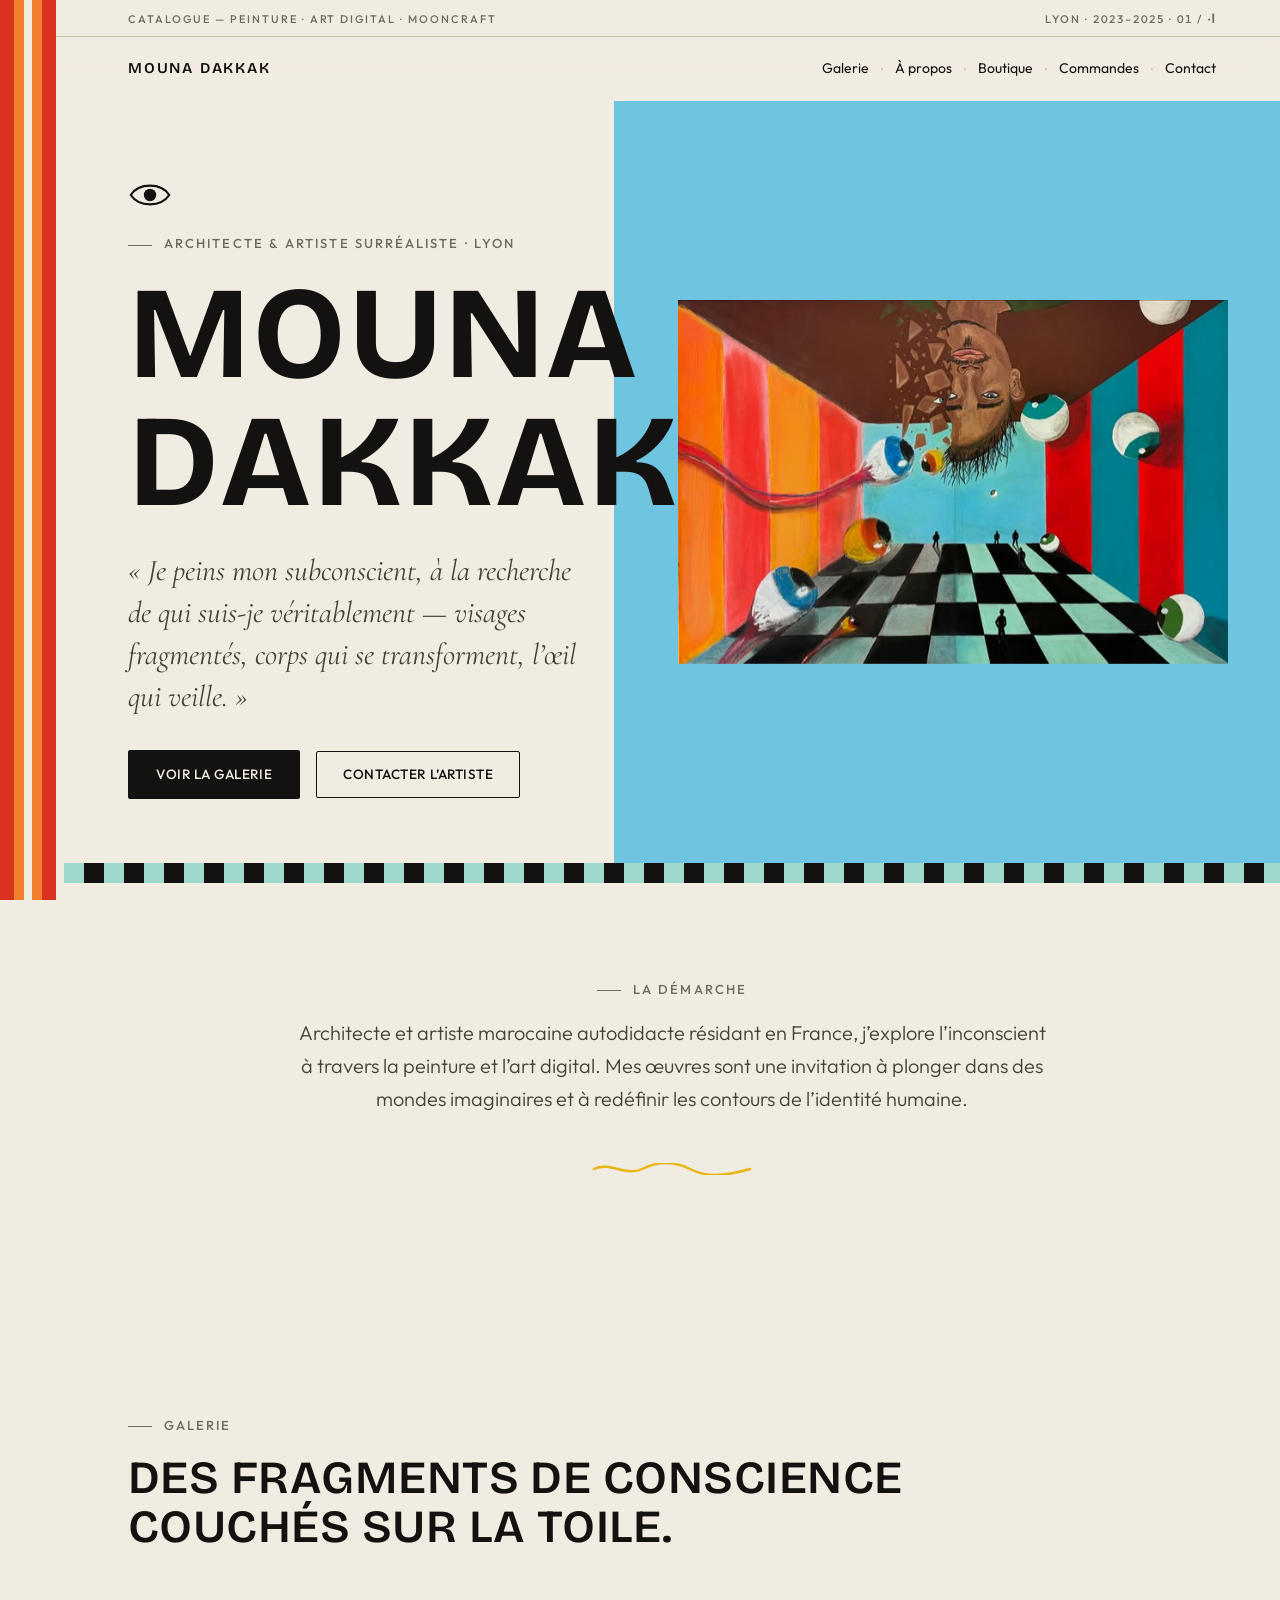
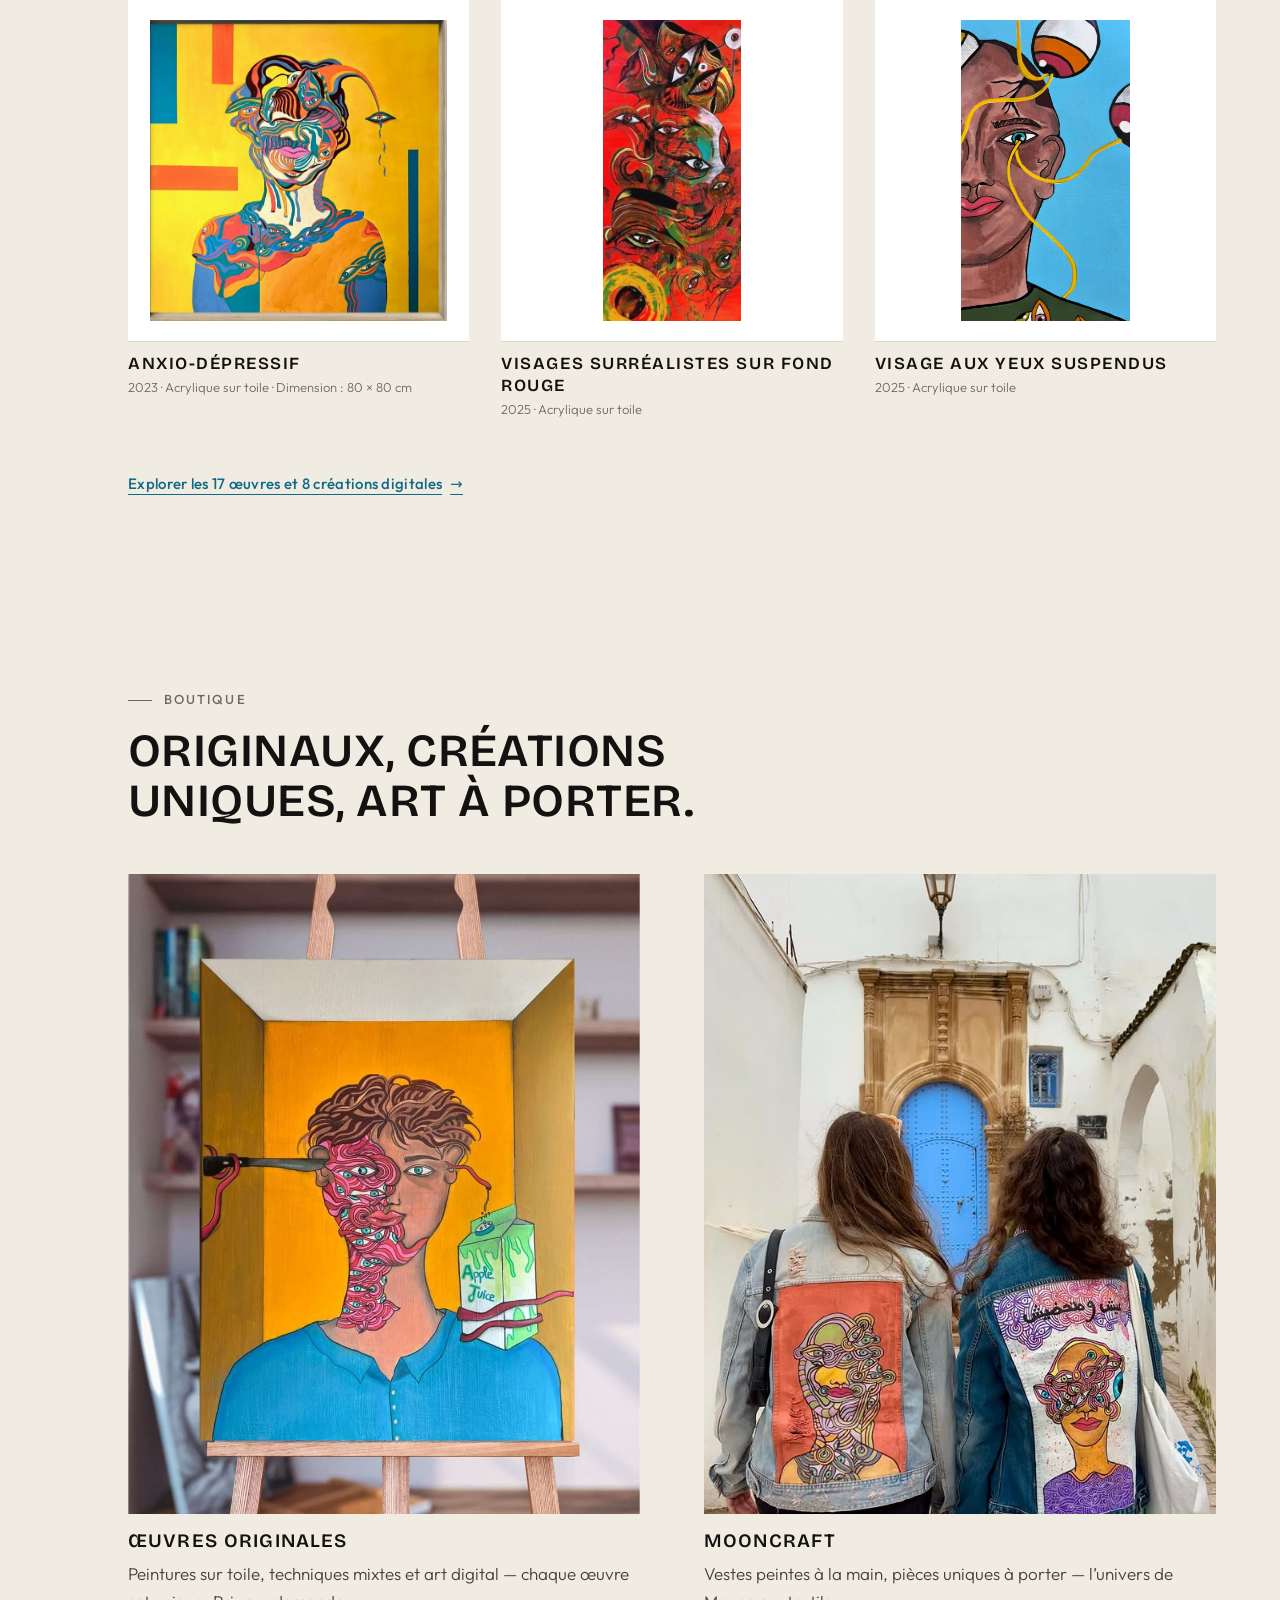
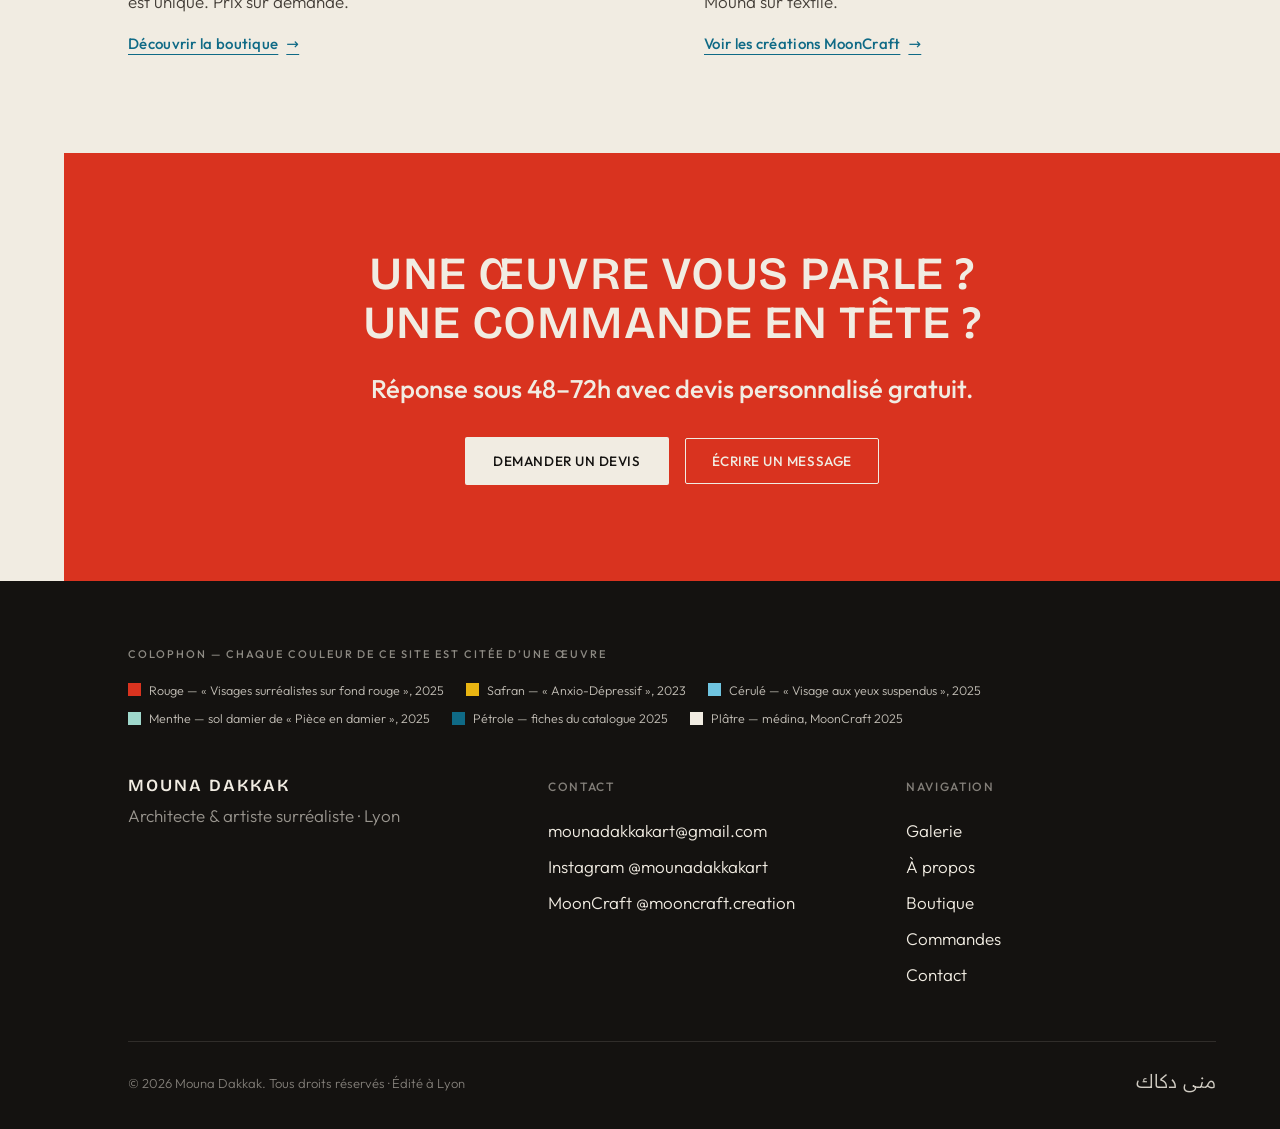
<file: index.html>
<!DOCTYPE html>
<html lang="fr" class="js">
<head>
  <meta charset="UTF-8">
  <meta name="viewport" content="width=device-width, initial-scale=1.0">
  <title>Mouna Dakkak — Artiste Surréaliste | Portfolio Officiel</title>
  <meta name="description" content="Mouna Dakkak, architecte et artiste peintre surréaliste marocaine basée à Lyon. Œuvres sur toile, art digital, vestes peintes MoonCraft.">
  <link rel="canonical" href="https://mounadakkak.art/">
  <meta property="og:title" content="Mouna Dakkak — Artiste Surréaliste | Portfolio Officiel">
  <meta property="og:description" content="Architecte et artiste surréaliste. Peintures, art digital, vestes peintes à la main.">
  <meta property="og:image" content="https://mounadakkak.art/assets/img/plates/anxio-depressif.jpg">
  <meta property="og:type" content="website">
  <meta name="twitter:card" content="summary_large_image">
  <link rel="preload" as="font" type="font/woff2" href="assets/fonts/bricolage-grotesque-latin-wght-normal.woff2" crossorigin>
  <link rel="preload" as="font" type="font/woff2" href="assets/fonts/outfit-normal.woff2" crossorigin>
  <link rel="icon" type="image/svg+xml" href="assets/img/favicon.svg">
  <link rel="stylesheet" href="assets/css/main.css">
  <script type="application/ld+json">
  {
    "@context": "https://schema.org",
    "@type": "Person",
    "name": "Mouna Dakkak",
    "alternateName": "منى دكاك",
    "jobTitle": "Architecte et artiste peintre surréaliste",
    "url": "https://mounadakkak.art",
    "email": "mounadakkakart@gmail.com",
    "image": "https://mounadakkak.art/assets/img/contexte/portrait-atelier.jpg",
    "sameAs": ["https://www.instagram.com/mounadakkakart/", "https://www.instagram.com/mooncraft.creation/"],
    "nationality": "Marocaine",
    "homeLocation": { "@type": "City", "name": "Lyon" }
  }
  </script>
</head>
<body class="a-rail">
  <a href="#main" class="skip-link">Aller au contenu principal</a>

  <div class="rail" aria-hidden="true"><i></i><i></i><i></i><i></i><i></i></div>
  <div class="rail--mobile" aria-hidden="true"><i></i><i></i><i></i><i></i><i></i></div>

  <div class="filet-courant">
    <div class="filet-courant__inner">
      <span>Catalogue — peinture &middot; art digital &middot; MoonCraft</span>
      <span class="folio">Lyon &middot; 2023–2025 &middot; 01 / <span lang="ar" dir="rtl">٠١</span></span>
    </div>
  </div>

  <header class="site-header" data-scrolled="false">
    <div class="header-inner">
      <div class="wordmark"><a href="index.html">Mouna Dakkak</a></div>
      <nav class="nav-desktop" aria-label="Principal">
        <ul>
          <li><a href="galerie.html">Galerie</a><span class="nav-sep">&middot;</span></li>
          <li><a href="a-propos.html">&Agrave; propos</a><span class="nav-sep">&middot;</span></li>
          <li><a href="boutique.html">Boutique</a><span class="nav-sep">&middot;</span></li>
          <li><a href="commandes.html">Commandes</a><span class="nav-sep">&middot;</span></li>
          <li><a href="contact.html">Contact</a></li>
        </ul>
      </nav>
      <button class="nav-toggle" aria-expanded="false" aria-controls="nav-mobile" aria-label="Menu de navigation">
        <span></span><span></span>
      </button>
    </div>
  </header>

  <div class="nav-mobile" id="nav-mobile" aria-hidden="true">
    <button class="nav-toggle nav-toggle--close" aria-expanded="true" aria-controls="nav-mobile" aria-label="Fermer le menu">
      <span></span><span></span>
    </button>
    <a href="galerie.html">Galerie</a>
    <a href="a-propos.html">&Agrave; propos</a>
    <a href="boutique.html">Boutique</a>
    <a href="commandes.html">Commandes</a>
    <a href="contact.html">Contact</a>
  </div>

  <main id="main">
    <!-- Hero : la chambre -->
    <section class="hero-chambre" aria-labelledby="hero-titre">
      <div class="hero-chambre__grid">
        <div class="hero-chambre__texte" data-reveal>
          <svg class="oeil-veille" viewBox="0 0 32 32" fill="none" aria-hidden="true">
            <g class="paupiere">
              <path d="M2 16 C 8 7, 24 7, 30 16 C 24 25, 8 25, 2 16 Z" stroke="currentColor" stroke-width="1.6"/>
              <circle cx="16" cy="16" r="4.5" fill="currentColor"/>
            </g>
          </svg>
          <p class="eyebrow">Architecte &amp; artiste surr&eacute;aliste &middot; Lyon</p>
          <h1 class="hero-chambre__nom" id="hero-titre" data-split>Mouna<br>Dakkak</h1>
          <p class="voix">&laquo;&nbsp;Je peins mon subconscient, &agrave; la recherche de qui suis-je v&eacute;ritablement — visages fragment&eacute;s, corps qui se transforment, l&rsquo;&oelig;il qui veille.&nbsp;&raquo;</p>
          <div class="cta-row">
            <a href="galerie.html" class="btn btn--primary">Voir la galerie</a>
            <a href="contact.html" class="btn btn--ghost">Contacter l&rsquo;artiste</a>
          </div>
        </div>
        <div class="hero-chambre__champ" data-reveal>
          <img src="assets/img/ig-04.jpg" alt="Pi&egrave;ce en damier aux globes oculaires, 2025, acrylique sur toile — chambre surr&eacute;aliste aux murs ray&eacute;s et sol damier" width="640" height="423" fetchpriority="high">
        </div>
      </div>
      <div class="damier" role="presentation"></div>
    </section>

    <!-- Démarche -->
    <section class="section text-center" aria-labelledby="statement-titre" data-reveal>
      <div class="section-mesure">
        <p class="eyebrow">La d&eacute;marche</p>
        <p class="lede" id="statement-titre" style="margin-left:auto;margin-right:auto;">Architecte et artiste marocaine autodidacte r&eacute;sidant en France, j&rsquo;explore l&rsquo;inconscient &agrave; travers la peinture et l&rsquo;art digital. Mes &oelig;uvres sont une invitation &agrave; plonger dans des mondes imaginaires et &agrave; red&eacute;finir les contours de l&rsquo;identit&eacute; humaine.</p>
        <hr class="ruban">
      </div>
    </section>

    <!-- La une -->
    <section class="section" aria-labelledby="une-titre">
      <div class="section-inner">
        <p class="eyebrow" data-reveal>Galerie</p>
        <h2 id="une-titre" class="mb-7" data-reveal>Des fragments de conscience couch&eacute;s sur la toile.</h2>
        <div class="grille-oeuvres grille-une" data-reveal>
          <figure class="oeuvre-card" style="--accent:#e3a403;">
            <a class="oeuvre-card__link" href="galerie.html?oeuvre=anxio-depressif" aria-label="Voir Anxio-D&eacute;pressif dans la galerie">
              <img src="assets/img/plates/anxio-depressif.jpg" alt="Anxio-D&eacute;pressif, 2023, acrylique sur toile 80&times;80&nbsp;cm" width="1402" height="1420" loading="lazy" decoding="async">
            </a>
            <figcaption class="fiche">
              <div class="fiche__titre">Anxio-D&eacute;pressif</div>
              <div class="fiche__meta">2023 &middot; Acrylique sur toile &middot; Dimension&nbsp;:&nbsp;80&nbsp;&times;&nbsp;80&nbsp;cm</div>
            </figcaption>
          </figure>
          <figure class="oeuvre-card" style="--accent:#d9331f;">
            <a class="oeuvre-card__link" href="galerie.html?oeuvre=visages-fond-rouge" aria-label="Voir Visages surr&eacute;alistes sur fond rouge dans la galerie">
              <img src="assets/img/plates/visages-fond-rouge.jpg" alt="Visages surr&eacute;alistes sur fond rouge, 2025, acrylique sur toile" width="296" height="640" loading="lazy" decoding="async">
            </a>
            <figcaption class="fiche">
              <div class="fiche__titre">Visages surr&eacute;alistes sur fond rouge</div>
              <div class="fiche__meta">2025 &middot; Acrylique sur toile</div>
            </figcaption>
          </figure>
          <figure class="oeuvre-card" style="--accent:#52bdec;">
            <a class="oeuvre-card__link" href="galerie.html?oeuvre=yeux-suspendus" aria-label="Voir Visage aux yeux suspendus dans la galerie">
              <img src="assets/img/ig-12.jpg" alt="Visage aux yeux suspendus, 2025, acrylique sur toile" width="640" height="1136" loading="lazy" decoding="async">
            </a>
            <figcaption class="fiche">
              <div class="fiche__titre">Visage aux yeux suspendus</div>
              <div class="fiche__meta">2025 &middot; Acrylique sur toile</div>
            </figcaption>
          </figure>
        </div>
        <p class="mt-7" data-reveal><a href="galerie.html" class="btn btn--lien">Explorer les 17 &oelig;uvres et 8 cr&eacute;ations digitales <span class="arrow">&rarr;</span></a></p>
      </div>
    </section>

    <!-- Aperçu boutique / MoonCraft -->
    <section class="section" aria-labelledby="apercu-titre">
      <div class="section-inner">
        <p class="eyebrow" data-reveal>Boutique</p>
        <h2 id="apercu-titre" class="mb-7" data-reveal>Originaux, cr&eacute;ations uniques, art &agrave; porter.</h2>
        <div class="apercu-grid" data-reveal>
          <div class="apercu-item">
            <img src="assets/img/contexte/apple-juice-atelier.jpg" alt="&laquo;&nbsp;Apple Juice&nbsp;&raquo; sur son chevalet dans l&rsquo;atelier" width="903" height="1416" loading="lazy" decoding="async">
            <h3>&OElig;uvres originales</h3>
            <p>Peintures sur toile, techniques mixtes et art digital — chaque &oelig;uvre est unique. Prix sur demande.</p>
            <a href="boutique.html" class="btn btn--lien">D&eacute;couvrir la boutique <span class="arrow">&rarr;</span></a>
          </div>
          <div class="apercu-item">
            <img src="assets/img/ig-11.jpg" alt="Deux vestes MoonCraft peintes &agrave; la main, port&eacute;es dans une m&eacute;dina" width="640" height="853" loading="lazy" decoding="async">
            <h3>MoonCraft</h3>
            <p>Vestes peintes &agrave; la main, pi&egrave;ces uniques &agrave; porter — l&rsquo;univers de Mouna sur textile.</p>
            <a href="boutique.html#mooncraft" class="btn btn--lien">Voir les cr&eacute;ations MoonCraft <span class="arrow">&rarr;</span></a>
          </div>
        </div>
      </div>
    </section>

    <!-- Bloc commande : LE champ fort du bas de page -->
    <section class="section champ champ--rouge text-center" aria-labelledby="cta-titre" data-reveal>
      <div class="section-mesure">
        <h2 id="cta-titre">Une &oelig;uvre vous parle&nbsp;? Une commande en t&ecirc;te&nbsp;?</h2>
        <p class="mt-5" style="font-size:clamp(24px, 2vw, 30px); font-weight:500; line-height:1.3;">R&eacute;ponse sous 48–72h avec devis personnalis&eacute; gratuit.</p>
        <div class="cta-row mt-6" style="justify-content:center;">
          <a href="commandes.html" class="btn btn--primary">Demander un devis</a>
          <a href="contact.html#form" class="btn btn--ghost">&Eacute;crire un message</a>
        </div>
      </div>
    </section>
  </main>

  <footer class="site-footer">
    <div class="footer-inner">
      <div class="colophon-titre">Colophon — chaque couleur de ce site est cit&eacute;e d&rsquo;une &oelig;uvre</div>
      <div class="colophon-nuancier">
        <span><i style="background:#d9331f"></i>Rouge — &laquo;&nbsp;Visages surr&eacute;alistes sur fond rouge&nbsp;&raquo;, 2025</span>
        <span><i style="background:#e9b512"></i>Safran — &laquo;&nbsp;Anxio-D&eacute;pressif&nbsp;&raquo;, 2023</span>
        <span><i style="background:#6fc4e0"></i>C&eacute;rul&eacute; — &laquo;&nbsp;Visage aux yeux suspendus&nbsp;&raquo;, 2025</span>
        <span><i style="background:#9fd8cc"></i>Menthe — sol damier de &laquo;&nbsp;Pi&egrave;ce en damier&nbsp;&raquo;, 2025</span>
        <span><i style="background:#0f6a86"></i>P&eacute;trole — fiches du catalogue 2025</span>
        <span><i style="background:#f1ece2"></i>Pl&acirc;tre — m&eacute;dina, MoonCraft 2025</span>
      </div>
      <div class="footer-grid">
        <div class="footer-brand">
          <span class="wordmark">Mouna Dakkak</span>
          <p>Architecte &amp; artiste surr&eacute;aliste &middot; Lyon</p>
        </div>
        <div class="footer-contact">
          <h4>Contact</h4>
          <a href="mailto:mounadakkakart@gmail.com">mounadakkakart@gmail.com</a>
          <a href="https://www.instagram.com/mounadakkakart/" rel="noopener" target="_blank">Instagram @mounadakkakart</a>
          <a href="https://www.instagram.com/mooncraft.creation/" rel="noopener" target="_blank">MoonCraft @mooncraft.creation</a>
        </div>
        <div class="footer-nav">
          <h4>Navigation</h4>
          <a href="galerie.html">Galerie</a>
          <a href="a-propos.html">&Agrave; propos</a>
          <a href="boutique.html">Boutique</a>
          <a href="commandes.html">Commandes</a>
          <a href="contact.html">Contact</a>
        </div>
      </div>
      <div class="footer-bottom">
        <span>&copy; 2026 Mouna Dakkak. Tous droits r&eacute;serv&eacute;s &middot; &Eacute;dit&eacute; &agrave; Lyon</span>
        <span class="signature-ar" lang="ar" dir="rtl">منى دكاك</span>
      </div>
    </div>
  </footer>

  <script src="assets/js/site.js"></script>
</body>
</html>
</file>
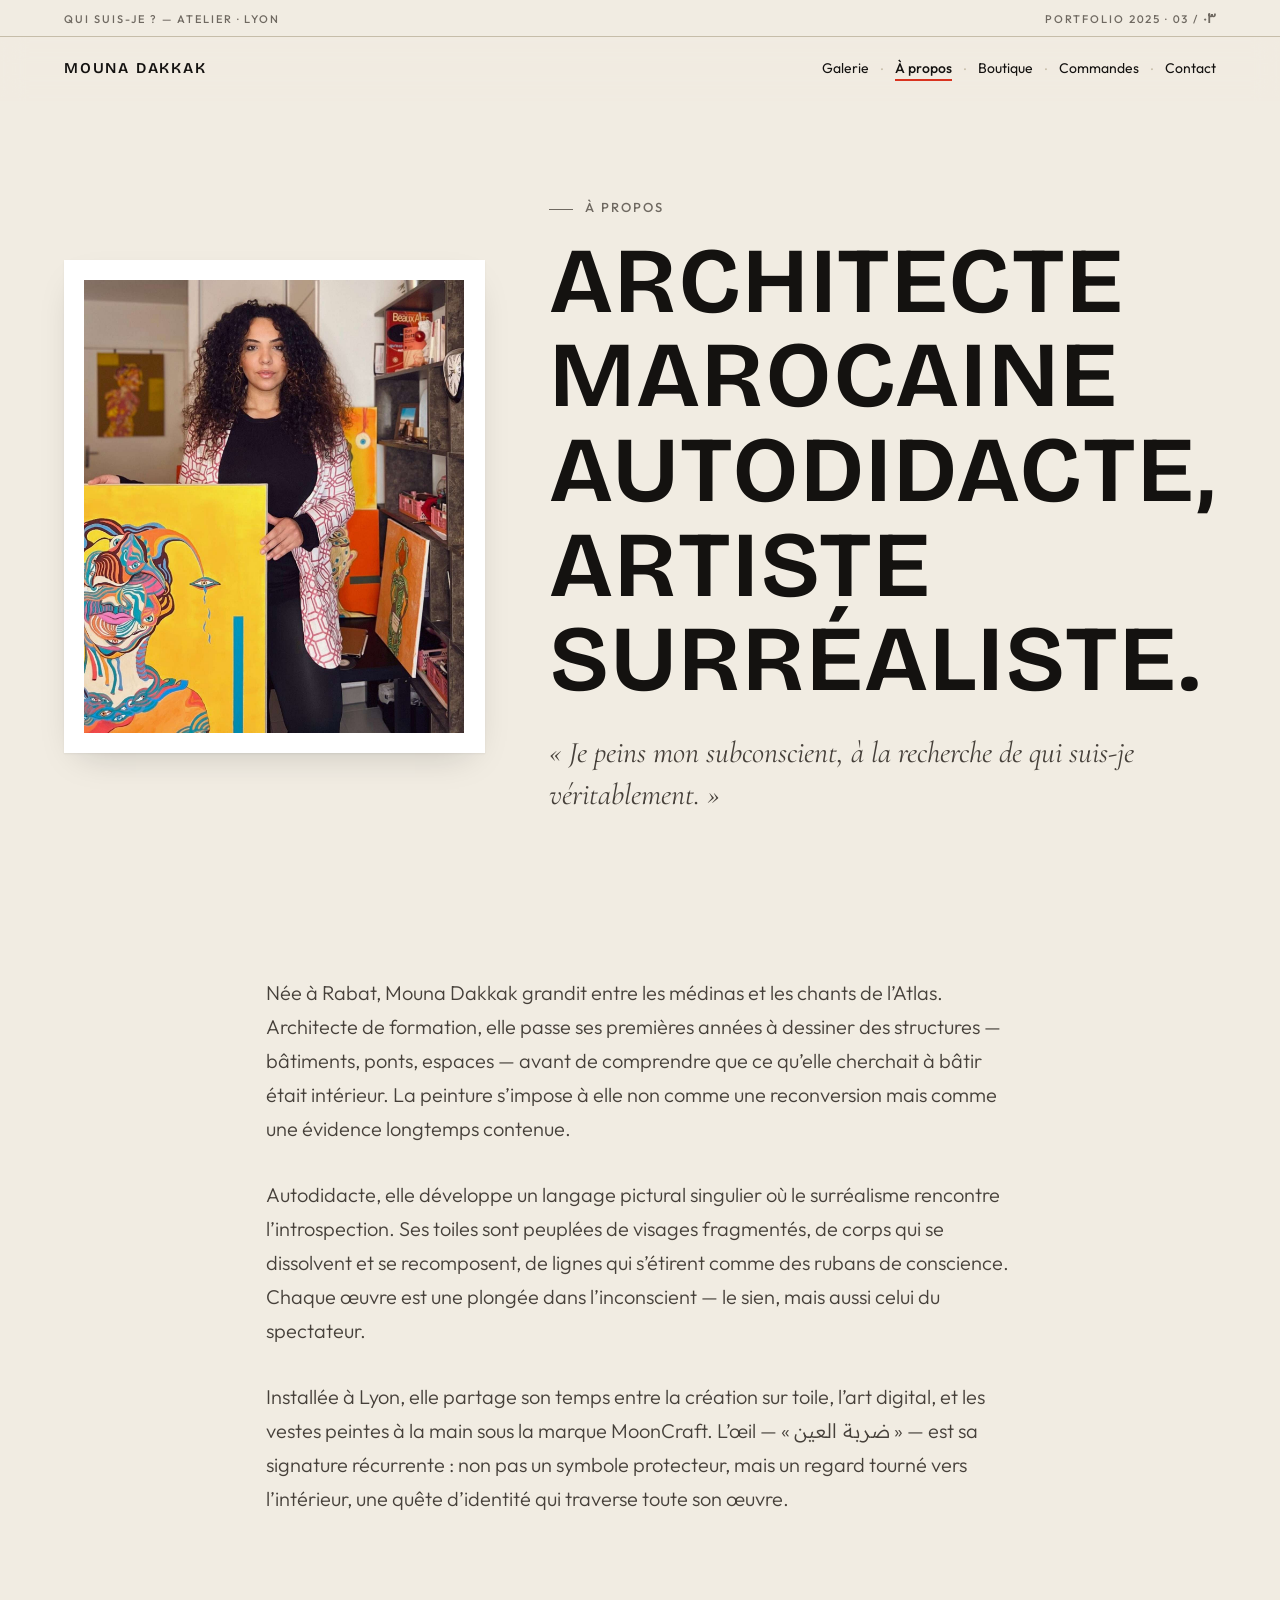
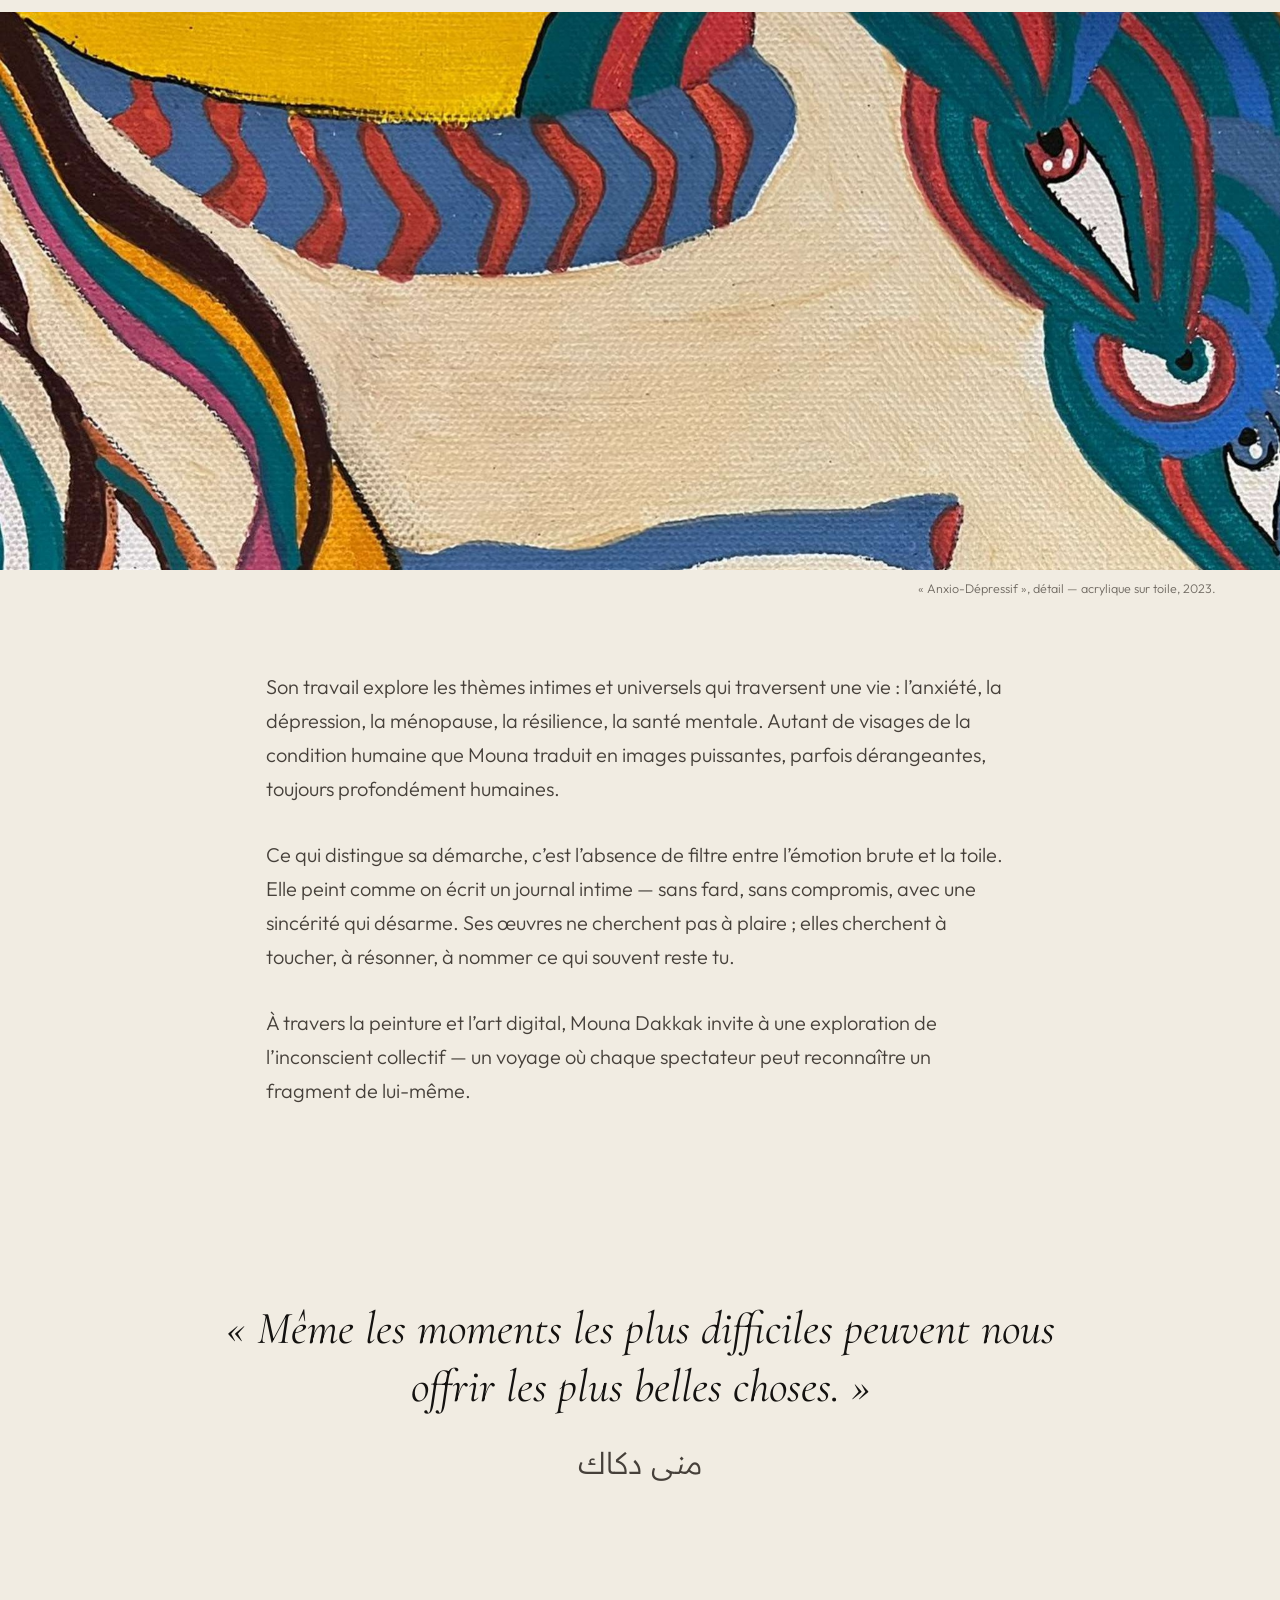
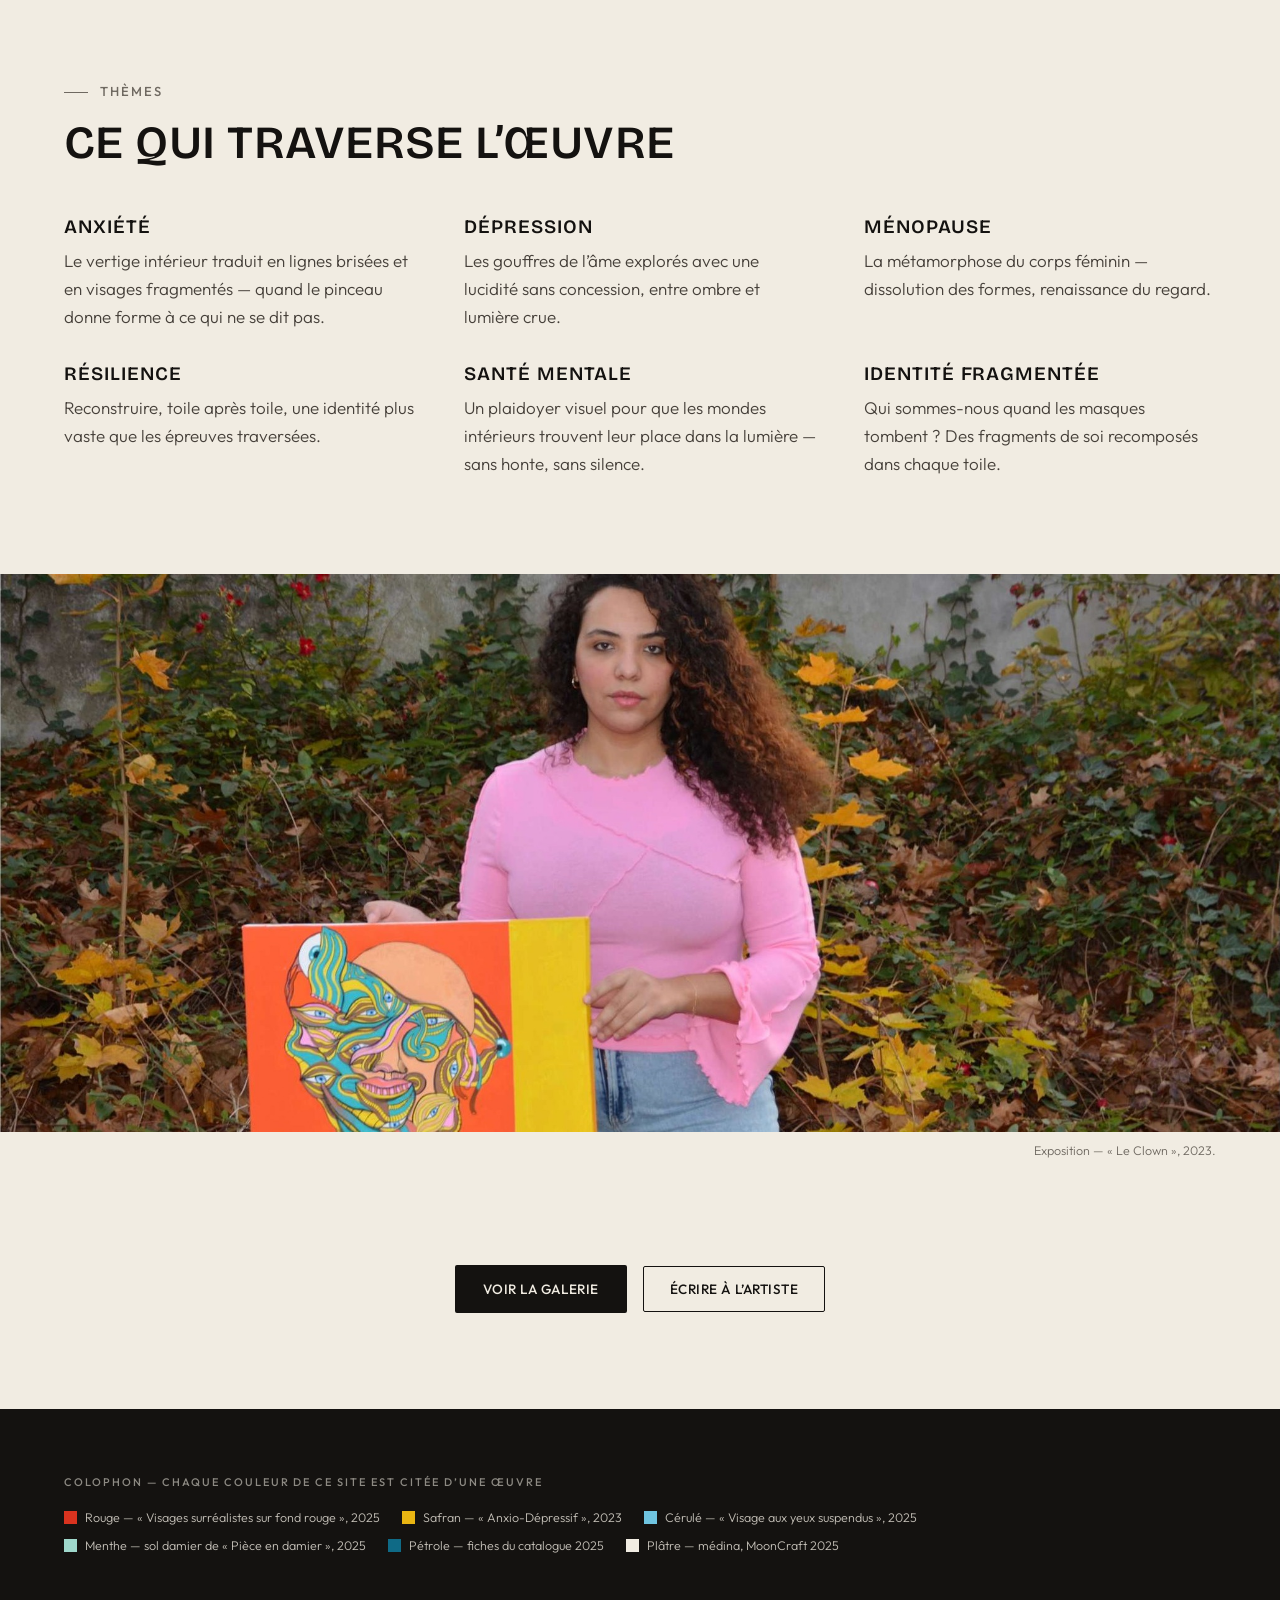
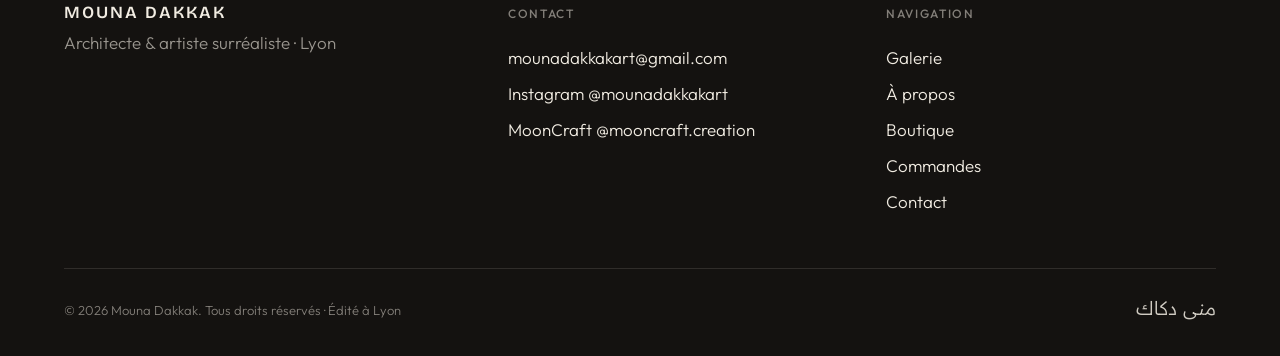
<file: a-propos.html>
<!DOCTYPE html>
<html lang="fr" class="js">
<head>
  <meta charset="UTF-8">
  <meta name="viewport" content="width=device-width, initial-scale=1.0">
  <title>&Agrave; propos — Mouna Dakkak | Artiste Surr&eacute;aliste</title>
  <meta name="description" content="Mouna Dakkak, architecte marocaine autodidacte et artiste peintre surréaliste basée à Lyon. Biographie, démarche artistique, thèmes explorés.">
  <link rel="canonical" href="https://mounadakkak.art/a-propos.html">
  <meta property="og:title" content="À propos — Mouna Dakkak | Artiste Surréaliste">
  <meta property="og:description" content="Architecte marocaine autodidacte, artiste surréaliste. Découvrez la démarche et les thèmes explorés par Mouna Dakkak.">
  <meta property="og:image" content="https://mounadakkak.art/assets/img/contexte/portrait-atelier.jpg">
  <meta property="og:type" content="website">
  <meta name="twitter:card" content="summary_large_image">
  <link rel="preload" as="font" type="font/woff2" href="assets/fonts/bricolage-grotesque-latin-wght-normal.woff2" crossorigin>
  <link rel="preload" as="font" type="font/woff2" href="assets/fonts/outfit-normal.woff2" crossorigin>
  <link rel="icon" type="image/svg+xml" href="assets/img/favicon.svg">
  <link rel="stylesheet" href="assets/css/main.css">
</head>
<body>
  <a href="#main" class="skip-link">Aller au contenu principal</a>

  <div class="filet-courant">
    <div class="filet-courant__inner">
      <span>Qui suis-je&nbsp;? — atelier &middot; Lyon</span>
      <span class="folio">Portfolio 2025 &middot; 03 / <span lang="ar" dir="rtl">٠٣</span></span>
    </div>
  </div>

  <header class="site-header" data-scrolled="false">
    <div class="header-inner">
      <div class="wordmark"><a href="index.html">Mouna Dakkak</a></div>
      <nav class="nav-desktop" aria-label="Principal">
        <ul>
          <li><a href="galerie.html">Galerie</a><span class="nav-sep">&middot;</span></li>
          <li><a href="a-propos.html" aria-current="page">&Agrave; propos</a><span class="nav-sep">&middot;</span></li>
          <li><a href="boutique.html">Boutique</a><span class="nav-sep">&middot;</span></li>
          <li><a href="commandes.html">Commandes</a><span class="nav-sep">&middot;</span></li>
          <li><a href="contact.html">Contact</a></li>
        </ul>
      </nav>
      <button class="nav-toggle" aria-expanded="false" aria-controls="nav-mobile" aria-label="Menu de navigation">
        <span></span><span></span>
      </button>
    </div>
  </header>

  <div class="nav-mobile" id="nav-mobile" aria-hidden="true">
    <button class="nav-toggle nav-toggle--close" aria-expanded="true" aria-controls="nav-mobile" aria-label="Fermer le menu">
      <span></span><span></span>
    </button>
    <a href="galerie.html">Galerie</a>
    <a href="a-propos.html">&Agrave; propos</a>
    <a href="boutique.html">Boutique</a>
    <a href="commandes.html">Commandes</a>
    <a href="contact.html">Contact</a>
  </div>

  <main id="main">
    <!-- Hero portrait : elle, dans son atelier -->
    <section class="section" aria-labelledby="apropos-titre">
      <div class="hero-split">
        <div class="portrait-socle" data-reveal>
          <img src="assets/img/contexte/portrait-atelier.jpg" alt="Mouna Dakkak dans son atelier, tenant une toile de la s&eacute;rie aux visages jaunes" width="1418" height="1688" fetchpriority="high">
        </div>
        <div data-reveal>
          <p class="eyebrow">&Agrave; propos</p>
          <h1 id="apropos-titre">Architecte marocaine autodidacte, artiste surr&eacute;aliste.</h1>
          <p class="voix mt-5">&laquo;&nbsp;Je peins mon subconscient, &agrave; la recherche de qui suis-je v&eacute;ritablement.&nbsp;&raquo;</p>
        </div>
      </div>
    </section>

    <!-- Biographie -->
    <section class="section--serree" aria-label="Biographie" data-reveal>
      <div class="bio-text">
        <p>N&eacute;e &agrave; Rabat, Mouna Dakkak grandit entre les m&eacute;dinas et les chants de l&rsquo;Atlas. Architecte de formation, elle passe ses premi&egrave;res ann&eacute;es &agrave; dessiner des structures — b&acirc;timents, ponts, espaces — avant de comprendre que ce qu&rsquo;elle cherchait &agrave; b&acirc;tir &eacute;tait int&eacute;rieur. La peinture s&rsquo;impose &agrave; elle non comme une reconversion mais comme une &eacute;vidence longtemps contenue.</p>
        <p>Autodidacte, elle d&eacute;veloppe un langage pictural singulier o&ugrave; le surr&eacute;alisme rencontre l&rsquo;introspection. Ses toiles sont peupl&eacute;es de visages fragment&eacute;s, de corps qui se dissolvent et se recomposent, de lignes qui s&rsquo;&eacute;tirent comme des rubans de conscience. Chaque &oelig;uvre est une plong&eacute;e dans l&rsquo;inconscient — le sien, mais aussi celui du spectateur.</p>
        <p>Install&eacute;e &agrave; Lyon, elle partage son temps entre la cr&eacute;ation sur toile, l&rsquo;art digital, et les vestes peintes &agrave; la main sous la marque MoonCraft. L&rsquo;&oelig;il — &laquo;&nbsp;<span lang="ar" dir="rtl">&#1590;&#1585;&#1576;&#1577; &#1575;&#1604;&#1593;&#1610;&#1606;</span>&nbsp;&raquo; — est sa signature r&eacute;currente&nbsp;: non pas un symbole protecteur, mais un regard tourn&eacute; vers l&rsquo;int&eacute;rieur, une qu&ecirc;te d&rsquo;identit&eacute; qui traverse toute son &oelig;uvre.</p>
      </div>
    </section>

    <!-- Respiration : détail pleine page, le dispositif de son propre catalogue -->
    <figure class="pleine-image" data-reveal>
      <img src="assets/img/details/anxio-detail.jpg" alt="D&eacute;tail pleine page d&rsquo;Anxio-D&eacute;pressif — lignes turquoise, rouges et bleues sur fond cr&egrave;me" width="2050" height="1500" loading="lazy" decoding="async" style="object-position:50% 35%;">
      <figcaption>&laquo;&nbsp;Anxio-D&eacute;pressif&nbsp;&raquo;, d&eacute;tail — acrylique sur toile, 2023.</figcaption>
    </figure>

    <section class="section--serree" aria-label="Biographie (suite)" data-reveal>
      <div class="bio-text">
        <p>Son travail explore les th&egrave;mes intimes et universels qui traversent une vie&nbsp;: l&rsquo;anxi&eacute;t&eacute;, la d&eacute;pression, la m&eacute;nopause, la r&eacute;silience, la sant&eacute; mentale. Autant de visages de la condition humaine que Mouna traduit en images puissantes, parfois d&eacute;rangeantes, toujours profond&eacute;ment humaines.</p>
        <p>Ce qui distingue sa d&eacute;marche, c&rsquo;est l&rsquo;absence de filtre entre l&rsquo;&eacute;motion brute et la toile. Elle peint comme on &eacute;crit un journal intime — sans fard, sans compromis, avec une sinc&eacute;rit&eacute; qui d&eacute;sarme. Ses &oelig;uvres ne cherchent pas &agrave; plaire&nbsp;; elles cherchent &agrave; toucher, &agrave; r&eacute;sonner, &agrave; nommer ce qui souvent reste tu.</p>
        <p>&Agrave; travers la peinture et l&rsquo;art digital, Mouna Dakkak invite &agrave; une exploration de l&rsquo;inconscient collectif — un voyage o&ugrave; chaque spectateur peut reconna&icirc;tre un fragment de lui-m&ecirc;me.</p>
      </div>
    </section>

    <!-- Citation -->
    <section class="blockquote-section" aria-label="Citation" data-reveal>
      <blockquote>
        &laquo;&nbsp;M&ecirc;me les moments les plus difficiles peuvent nous offrir les plus belles choses.&nbsp;&raquo;
      </blockquote>
      <p class="blockquote-attribution" lang="ar" dir="rtl">&#1605;&#1606;&#1609; &#1583;&#1603;&#1575;&#1603;</p>
    </section>

    <!-- Thèmes -->
    <section class="section" aria-labelledby="themes-titre" data-reveal>
      <div class="section-inner">
        <p class="eyebrow">Th&egrave;mes</p>
        <h2 id="themes-titre" class="mb-7">Ce qui traverse l&rsquo;&oelig;uvre</h2>
        <div class="themes-grid">
          <div class="theme-item">
            <h3>Anxi&eacute;t&eacute;</h3>
            <p>Le vertige int&eacute;rieur traduit en lignes bris&eacute;es et en visages fragment&eacute;s — quand le pinceau donne forme &agrave; ce qui ne se dit pas.</p>
          </div>
          <div class="theme-item">
            <h3>D&eacute;pression</h3>
            <p>Les gouffres de l&rsquo;&acirc;me explor&eacute;s avec une lucidit&eacute; sans concession, entre ombre et lumi&egrave;re crue.</p>
          </div>
          <div class="theme-item">
            <h3>M&eacute;nopause</h3>
            <p>La m&eacute;tamorphose du corps f&eacute;minin — dissolution des formes, renaissance du regard.</p>
          </div>
          <div class="theme-item">
            <h3>R&eacute;silience</h3>
            <p>Reconstruire, toile apr&egrave;s toile, une identit&eacute; plus vaste que les &eacute;preuves travers&eacute;es.</p>
          </div>
          <div class="theme-item">
            <h3>Sant&eacute; mentale</h3>
            <p>Un plaidoyer visuel pour que les mondes int&eacute;rieurs trouvent leur place dans la lumi&egrave;re — sans honte, sans silence.</p>
          </div>
          <div class="theme-item">
            <h3>Identit&eacute; fragment&eacute;e</h3>
            <p>Qui sommes-nous quand les masques tombent&nbsp;? Des fragments de soi recompos&eacute;s dans chaque toile.</p>
          </div>
        </div>
      </div>
    </section>

    <!-- L'artiste en exposition -->
    <figure class="pleine-image" data-reveal>
      <img src="assets/img/contexte/expo-le-clown.jpg" alt="Mouna Dakkak pr&eacute;sentant la toile &laquo;&nbsp;Le Clown&nbsp;&raquo; en ext&eacute;rieur, feuillages d&rsquo;automne" width="2059" height="1427" loading="lazy" decoding="async" style="object-position:50% 18%;">
      <figcaption>Exposition — &laquo;&nbsp;Le Clown&nbsp;&raquo;, 2023.</figcaption>
    </figure>

    <!-- CTA -->
    <section class="section text-center" data-reveal>
      <div class="section-mesure">
        <div class="cta-row" style="justify-content:center;">
          <a href="galerie.html" class="btn btn--primary">Voir la galerie</a>
          <a href="contact.html" class="btn btn--ghost">&Eacute;crire &agrave; l&rsquo;artiste</a>
        </div>
      </div>
    </section>
  </main>

  <footer class="site-footer">
    <div class="footer-inner">
      <div class="colophon-titre">Colophon — chaque couleur de ce site est cit&eacute;e d&rsquo;une &oelig;uvre</div>
      <div class="colophon-nuancier">
        <span><i style="background:#d9331f"></i>Rouge — &laquo;&nbsp;Visages surr&eacute;alistes sur fond rouge&nbsp;&raquo;, 2025</span>
        <span><i style="background:#e9b512"></i>Safran — &laquo;&nbsp;Anxio-D&eacute;pressif&nbsp;&raquo;, 2023</span>
        <span><i style="background:#6fc4e0"></i>C&eacute;rul&eacute; — &laquo;&nbsp;Visage aux yeux suspendus&nbsp;&raquo;, 2025</span>
        <span><i style="background:#9fd8cc"></i>Menthe — sol damier de &laquo;&nbsp;Pi&egrave;ce en damier&nbsp;&raquo;, 2025</span>
        <span><i style="background:#0f6a86"></i>P&eacute;trole — fiches du catalogue 2025</span>
        <span><i style="background:#f1ece2"></i>Pl&acirc;tre — m&eacute;dina, MoonCraft 2025</span>
      </div>
      <div class="footer-grid">
        <div class="footer-brand">
          <span class="wordmark">Mouna Dakkak</span>
          <p>Architecte &amp; artiste surr&eacute;aliste &middot; Lyon</p>
        </div>
        <div class="footer-contact">
          <h4>Contact</h4>
          <a href="mailto:mounadakkakart@gmail.com">mounadakkakart@gmail.com</a>
          <a href="https://www.instagram.com/mounadakkakart/" rel="noopener" target="_blank">Instagram @mounadakkakart</a>
          <a href="https://www.instagram.com/mooncraft.creation/" rel="noopener" target="_blank">MoonCraft @mooncraft.creation</a>
        </div>
        <div class="footer-nav">
          <h4>Navigation</h4>
          <a href="galerie.html">Galerie</a>
          <a href="a-propos.html">&Agrave; propos</a>
          <a href="boutique.html">Boutique</a>
          <a href="commandes.html">Commandes</a>
          <a href="contact.html">Contact</a>
        </div>
      </div>
      <div class="footer-bottom">
        <span>&copy; 2026 Mouna Dakkak. Tous droits r&eacute;serv&eacute;s &middot; &Eacute;dit&eacute; &agrave; Lyon</span>
        <span class="signature-ar" lang="ar" dir="rtl">منى دكاك</span>
      </div>
    </div>
  </footer>

  <script src="assets/js/site.js"></script>
</body>
</html>
</file>
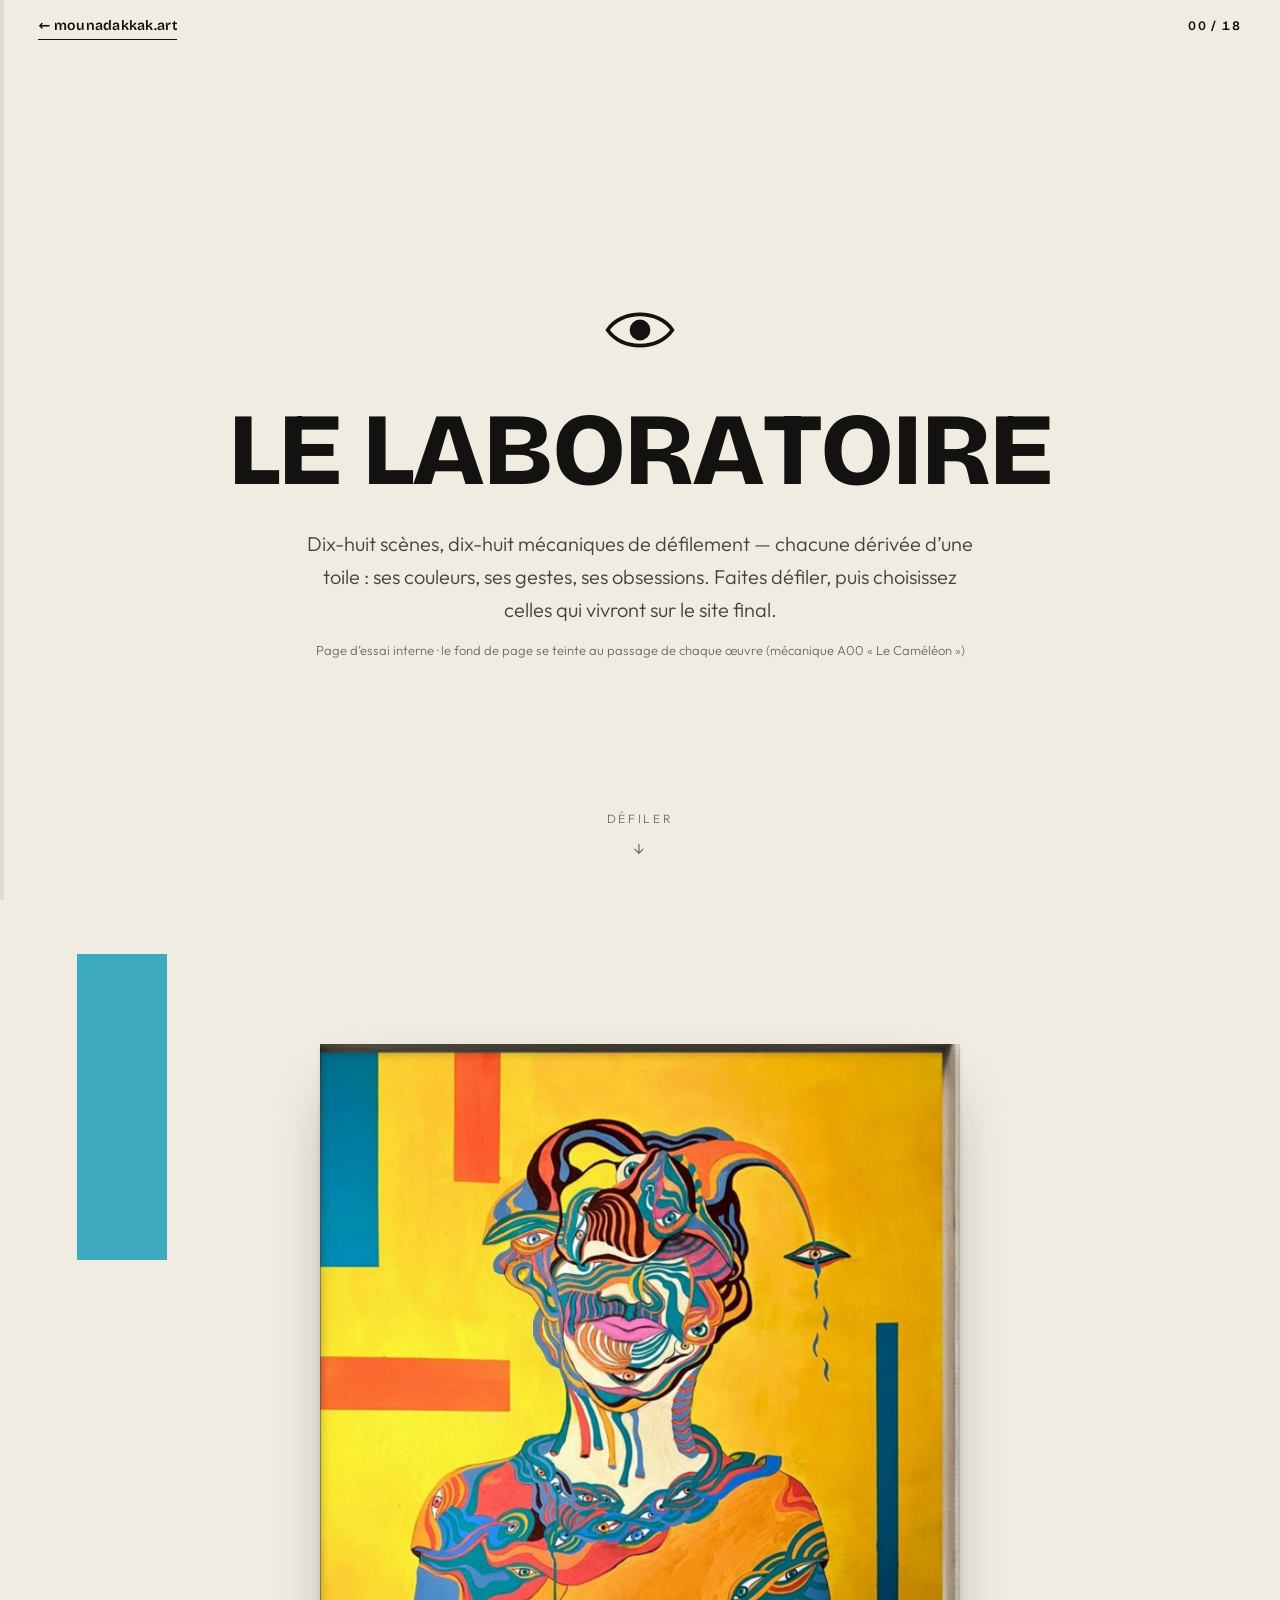
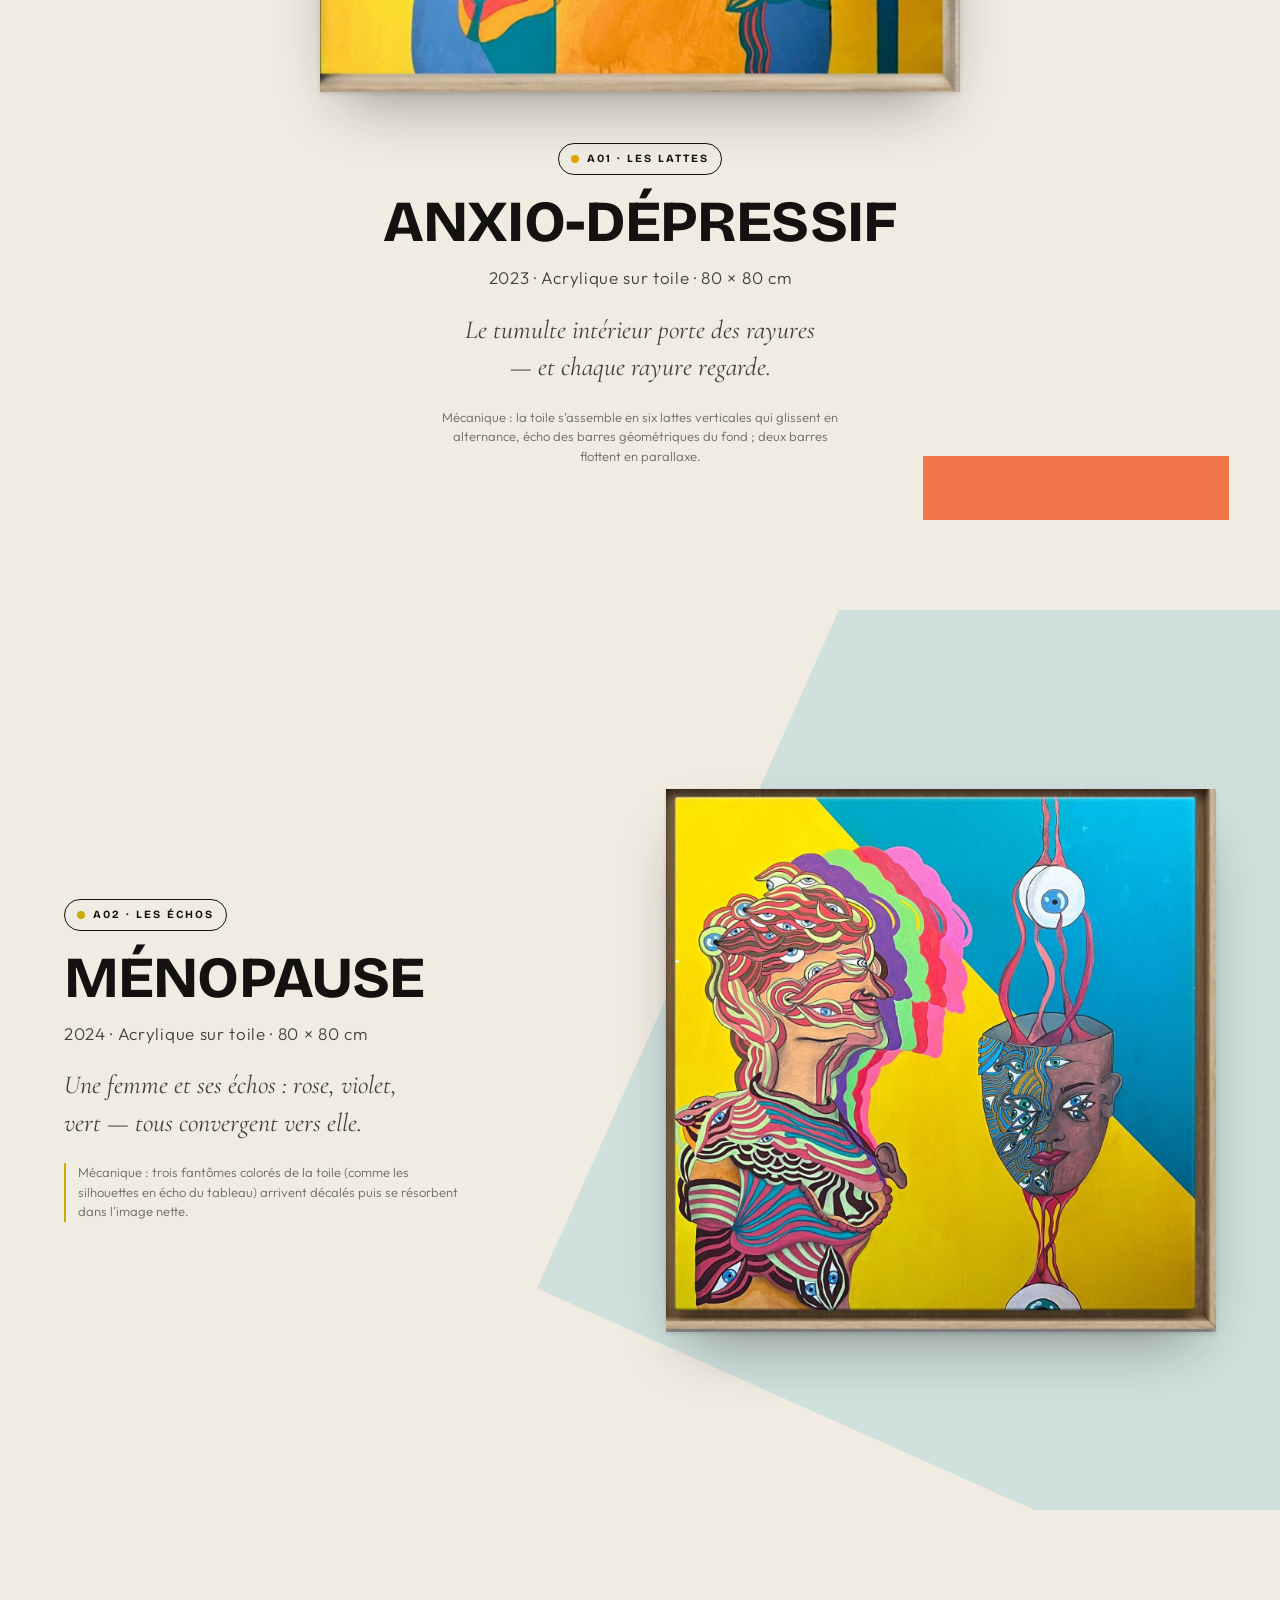
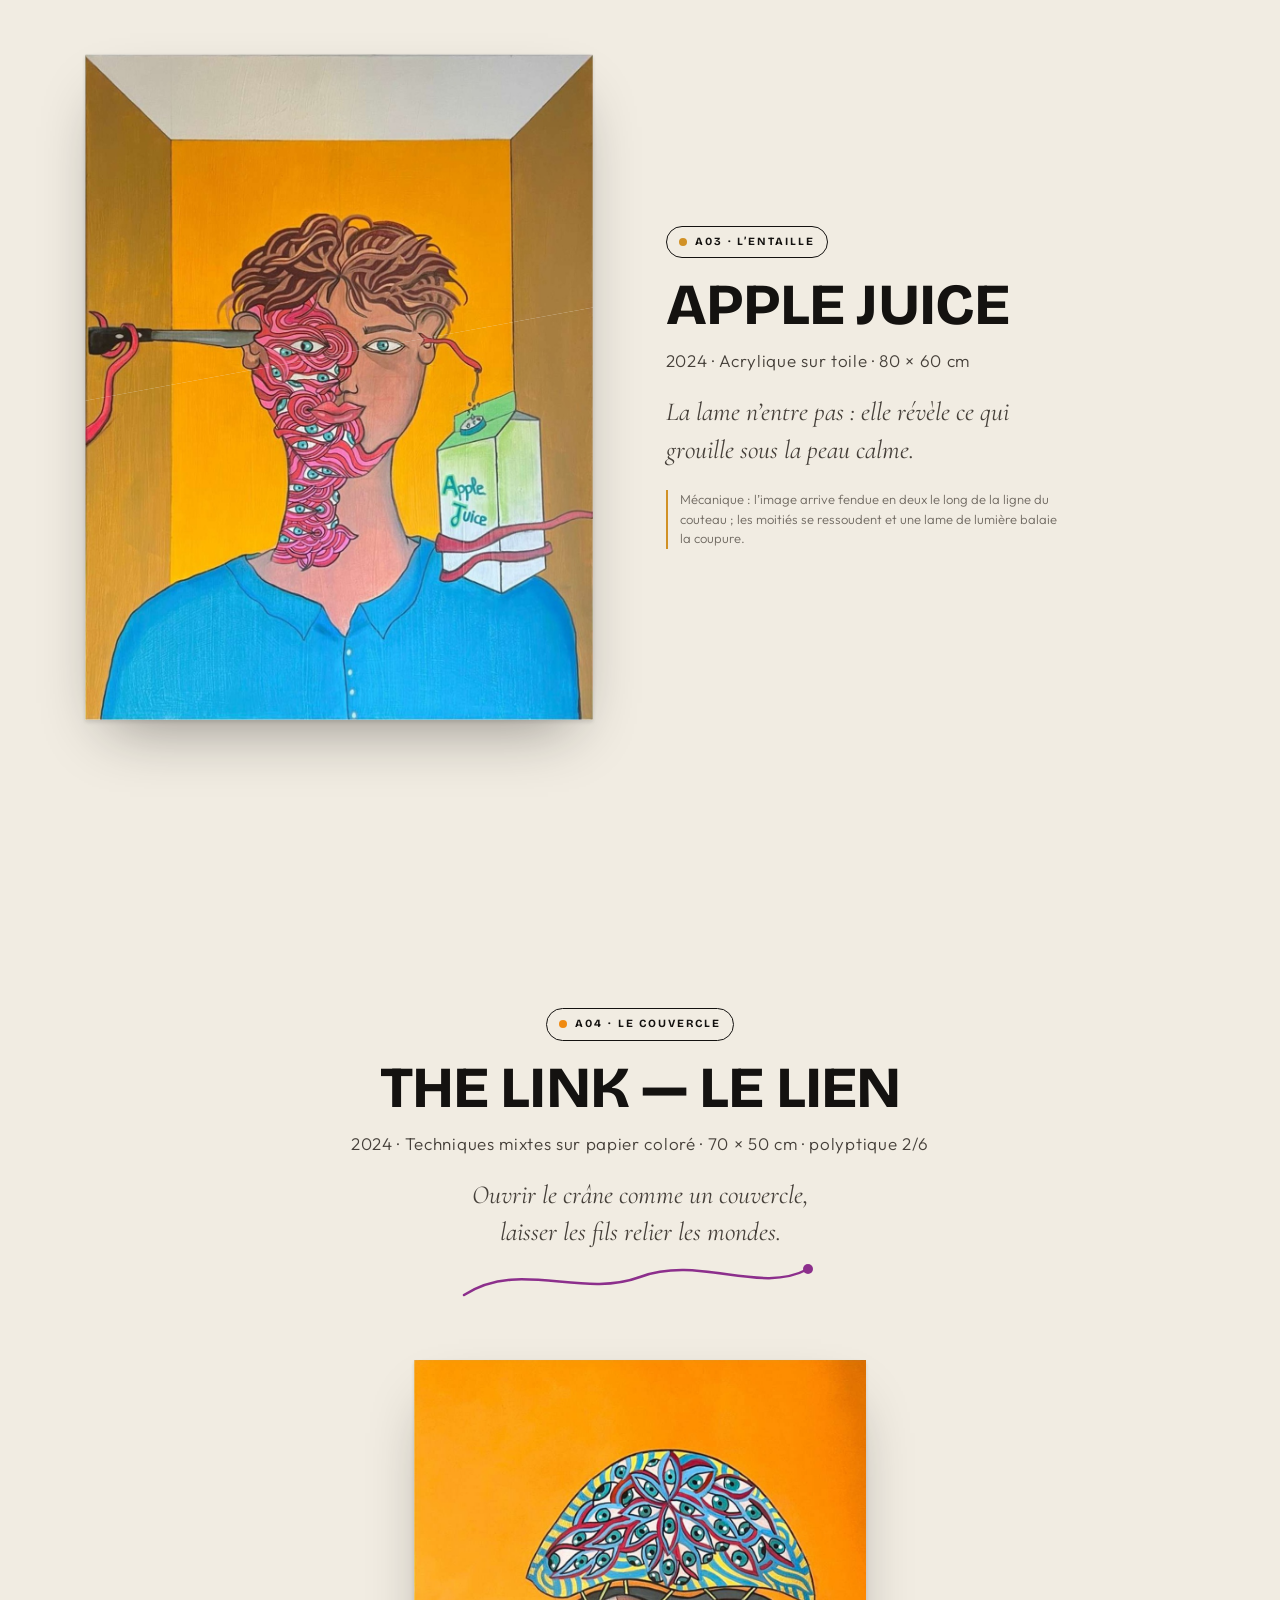
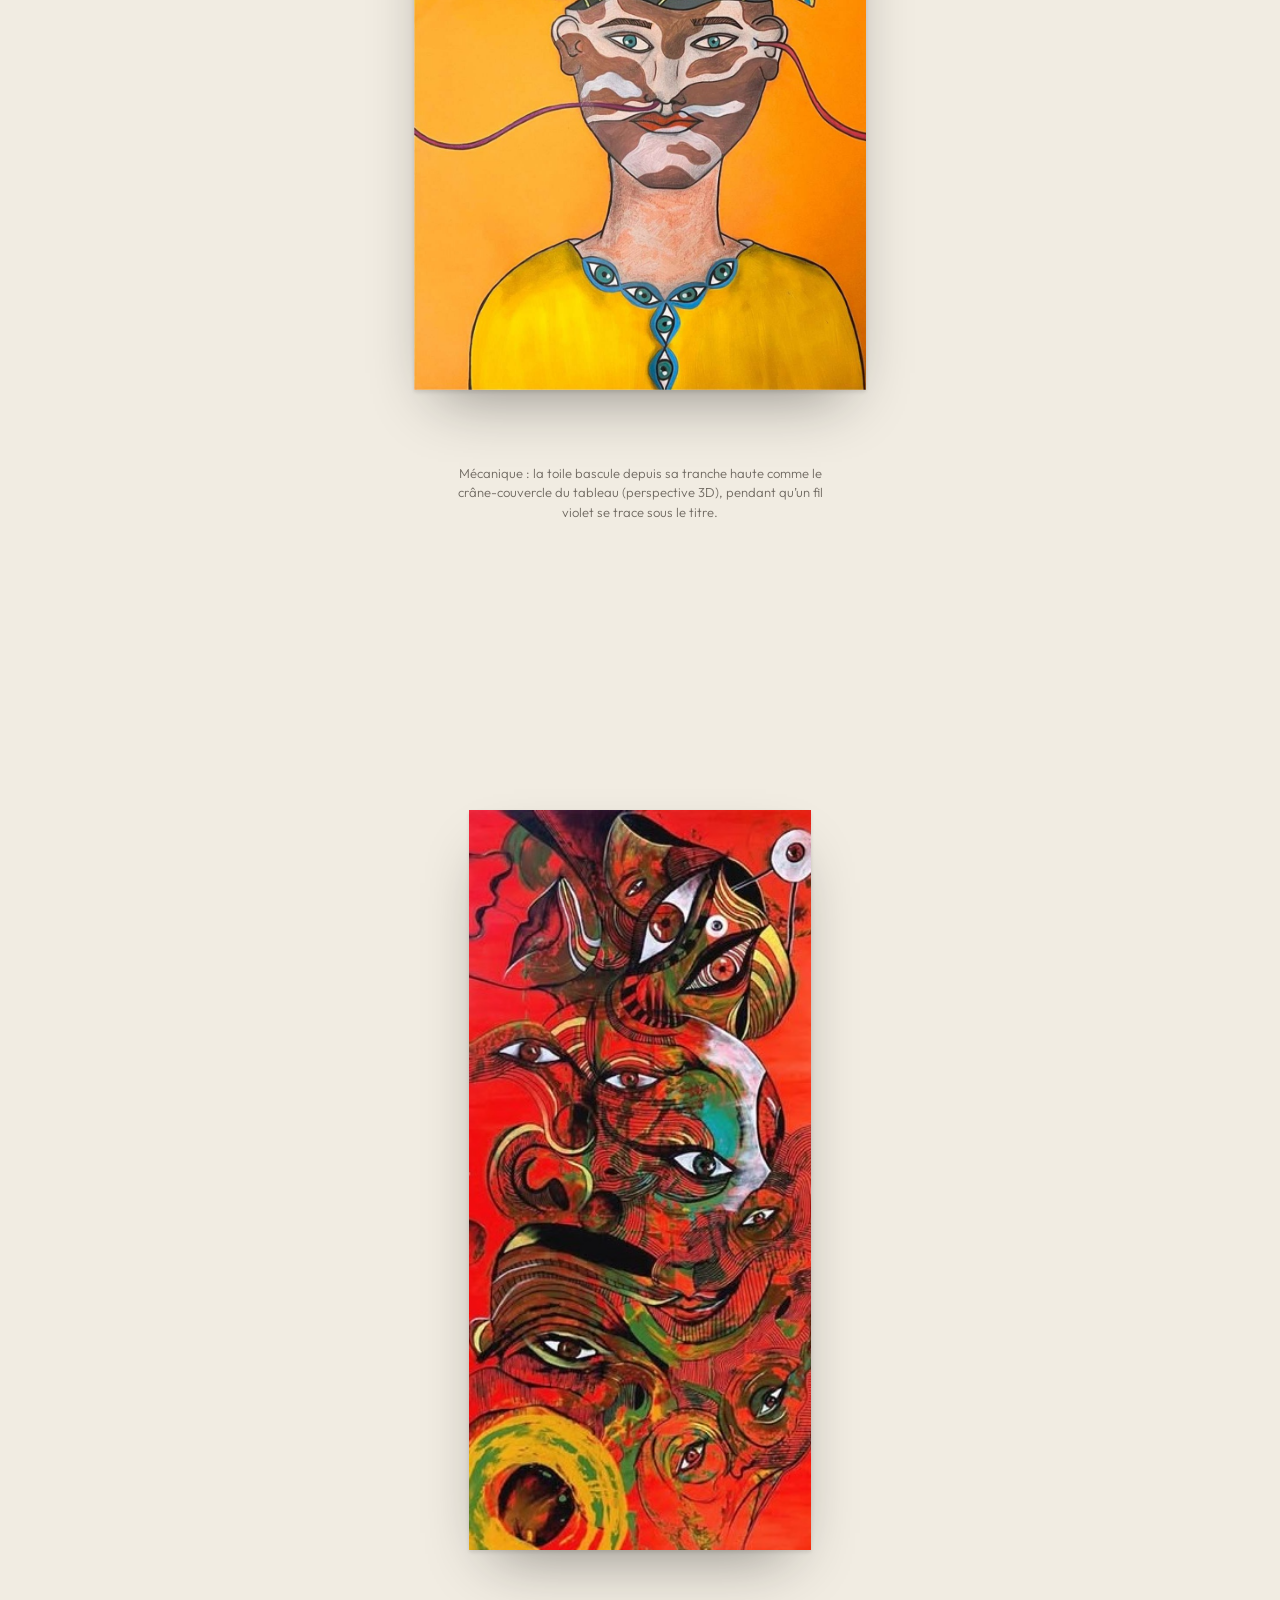
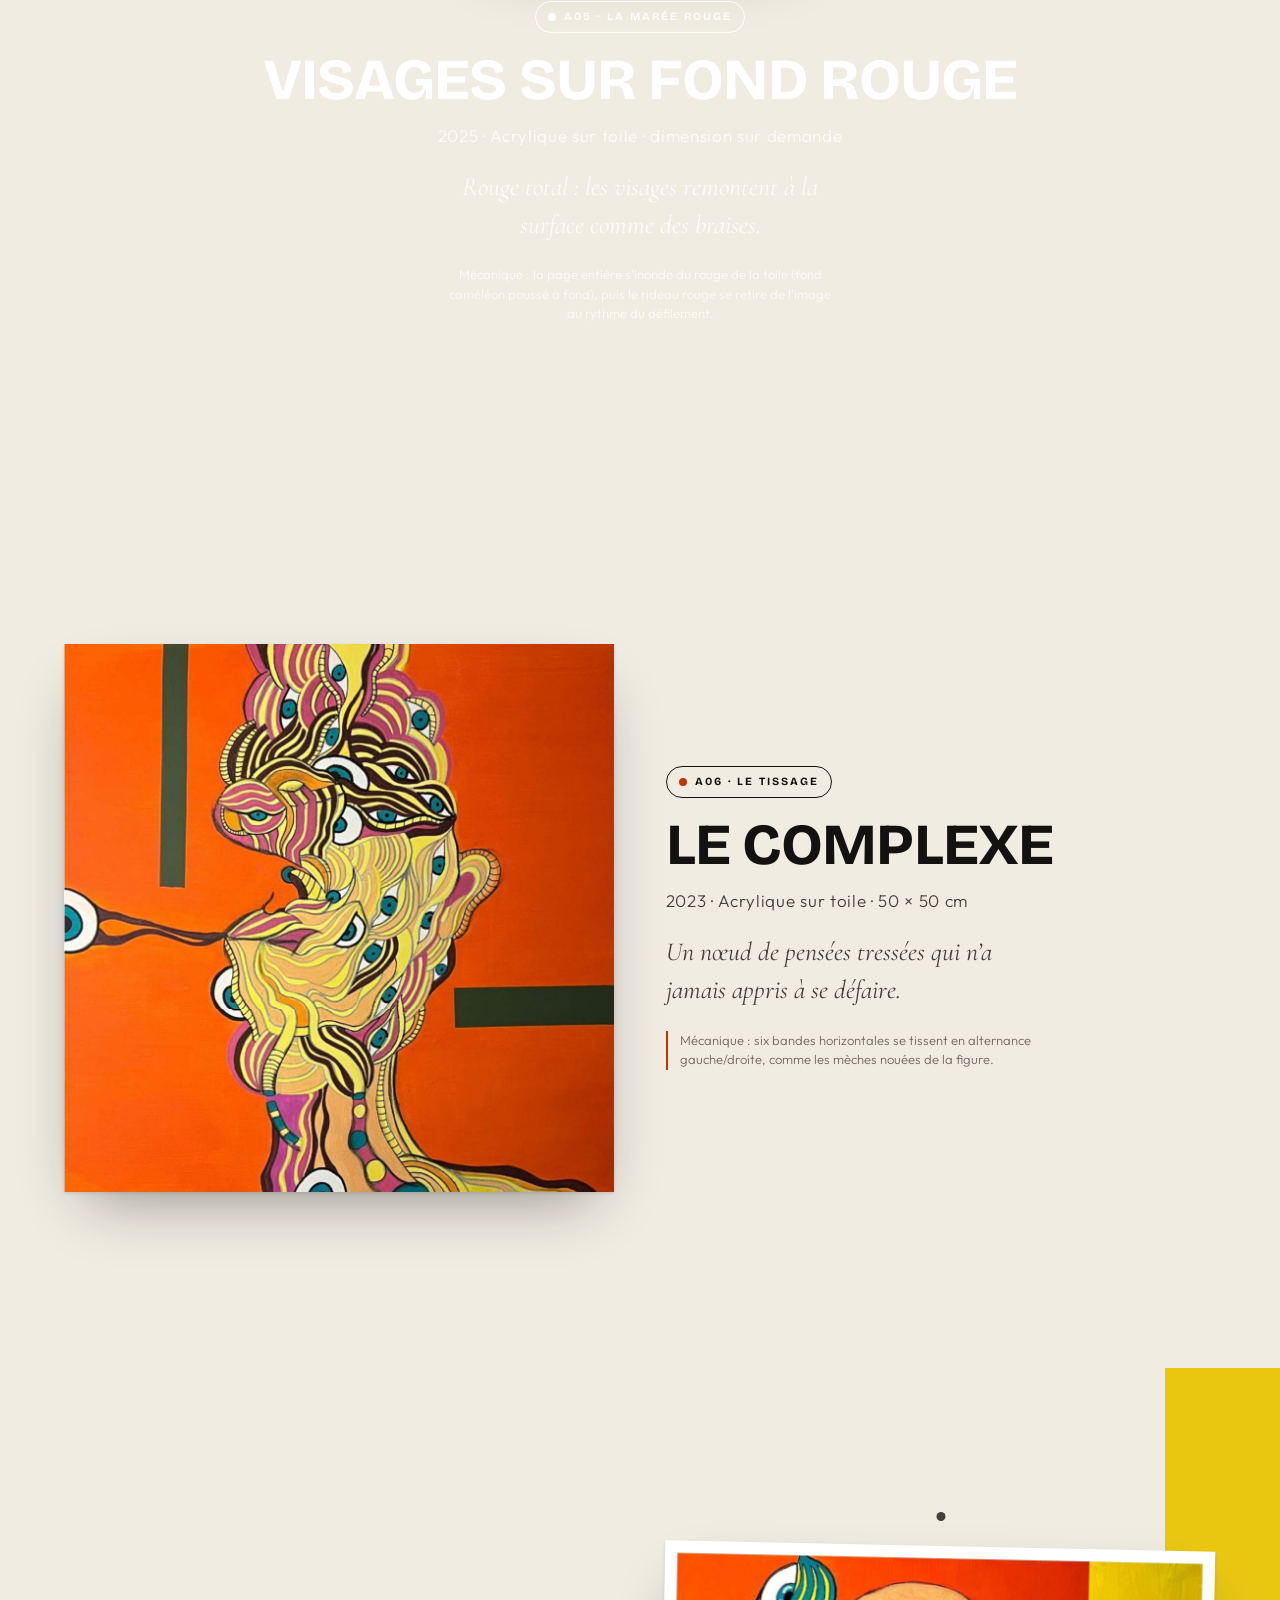
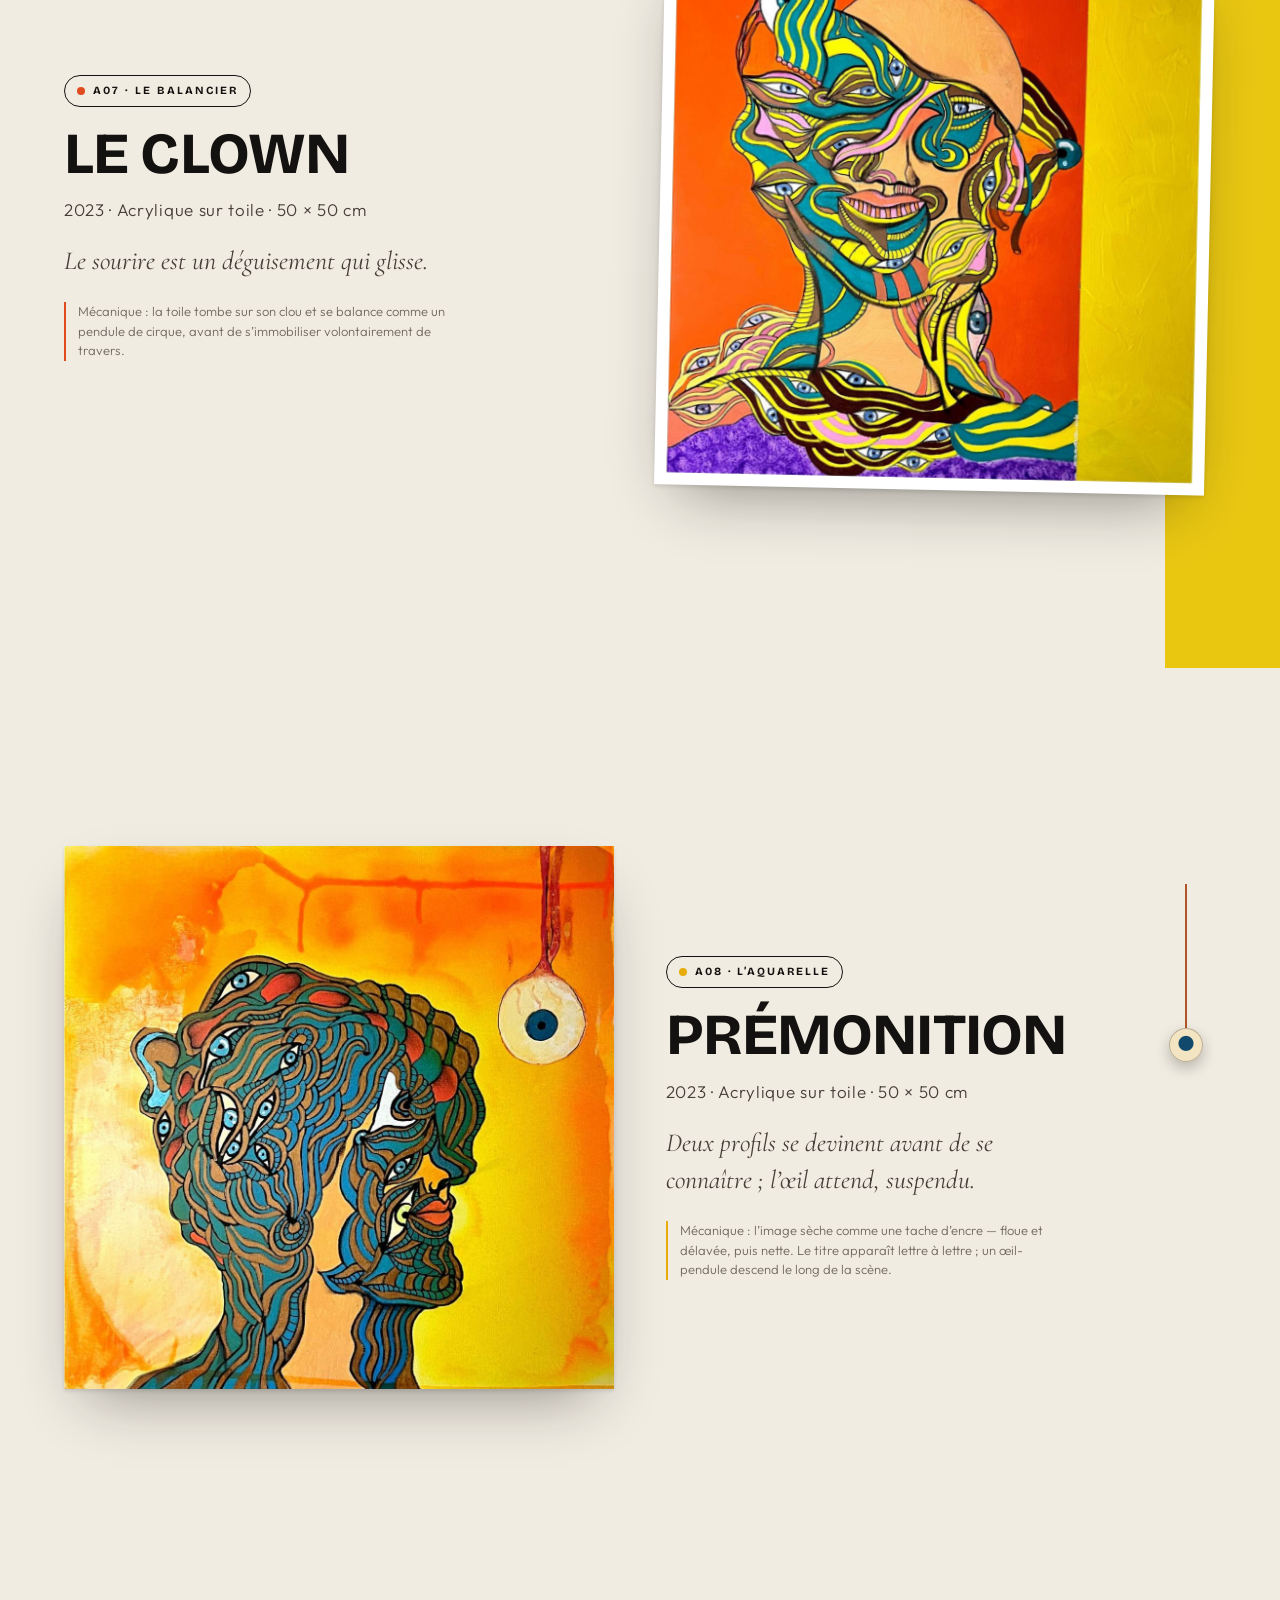
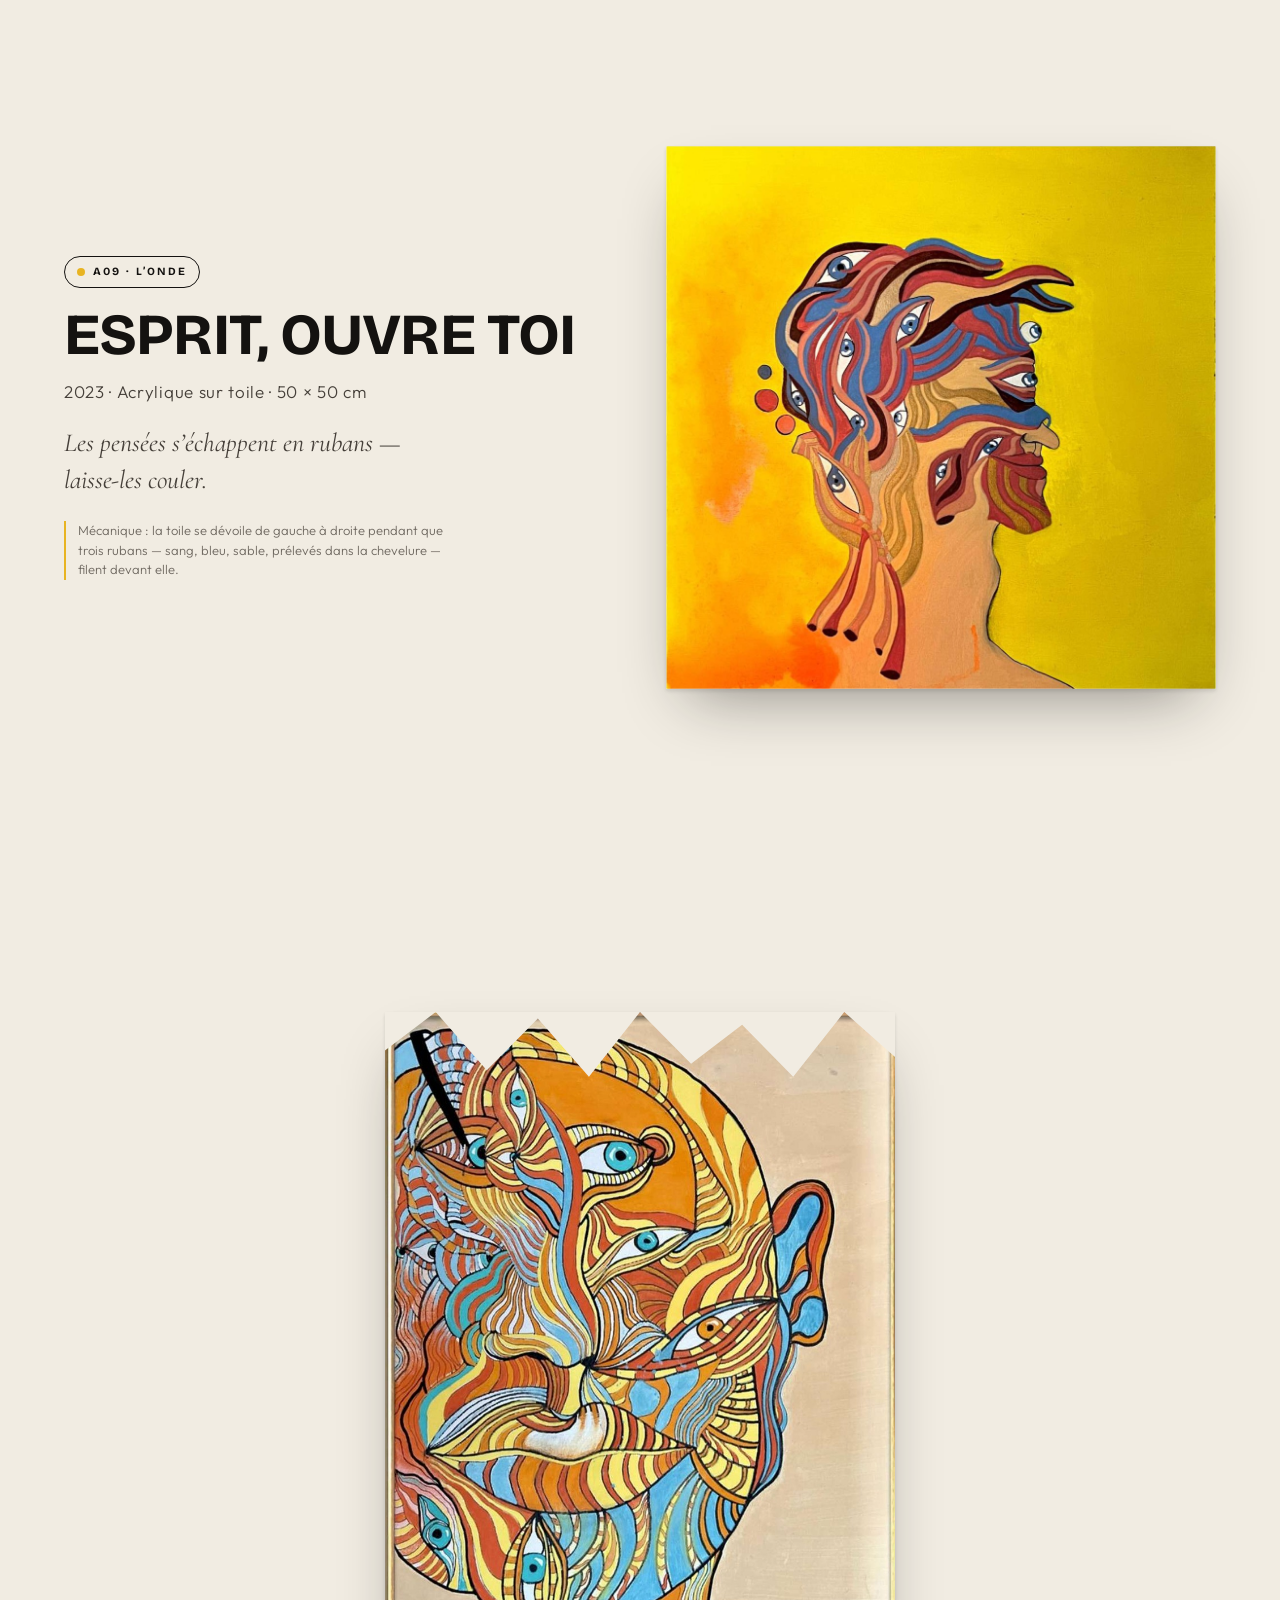
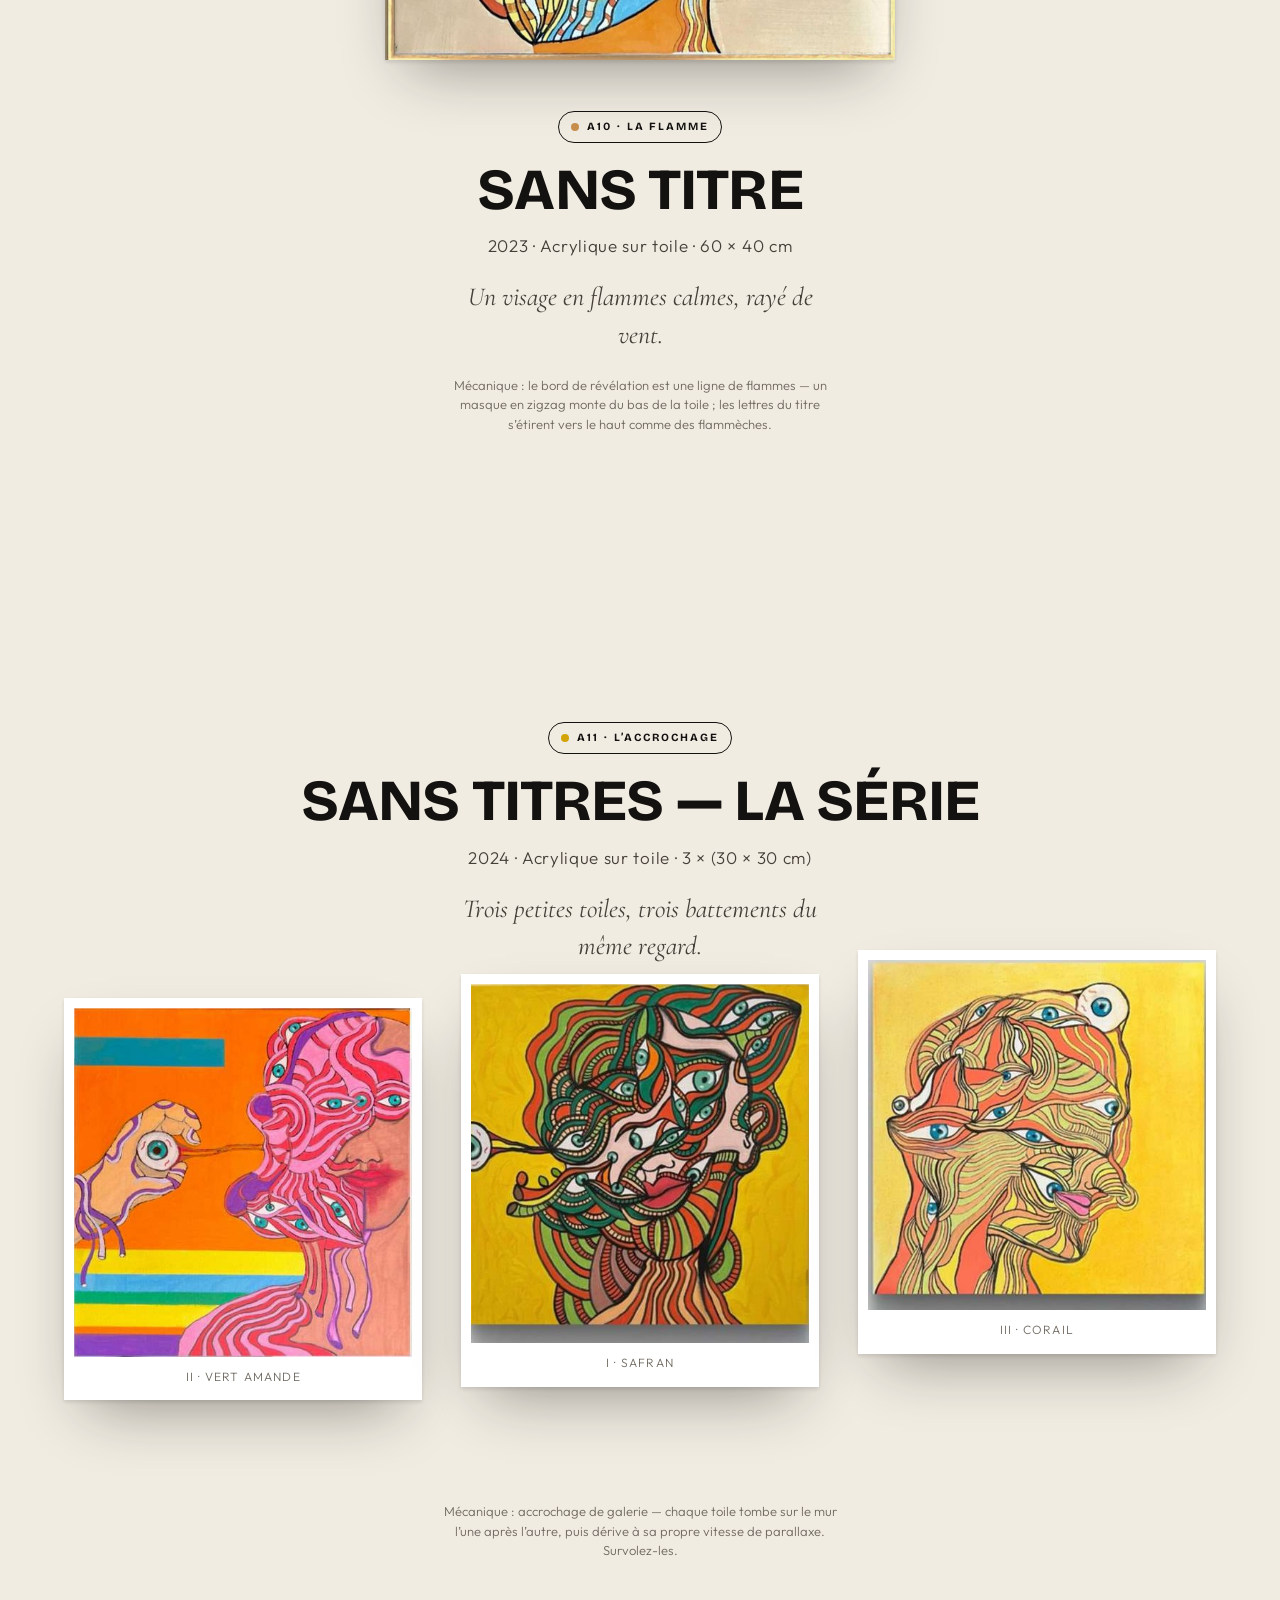
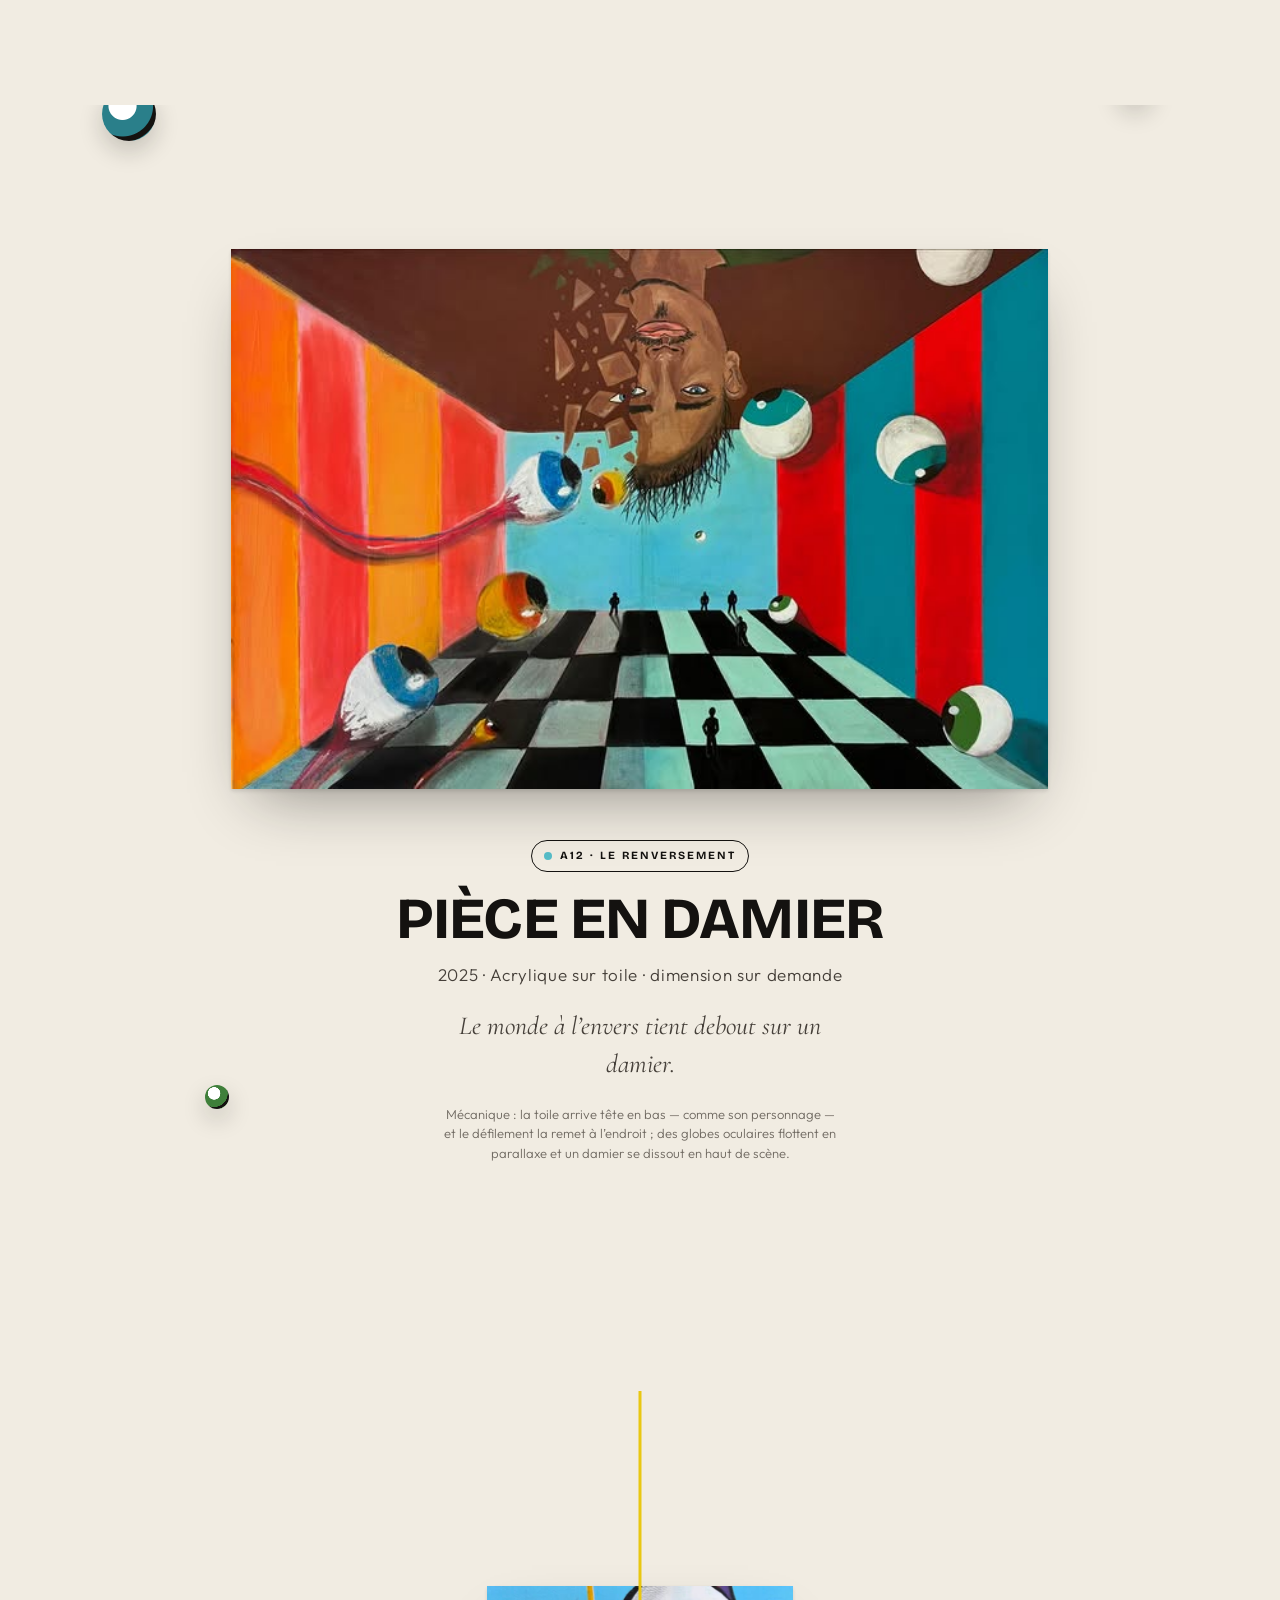
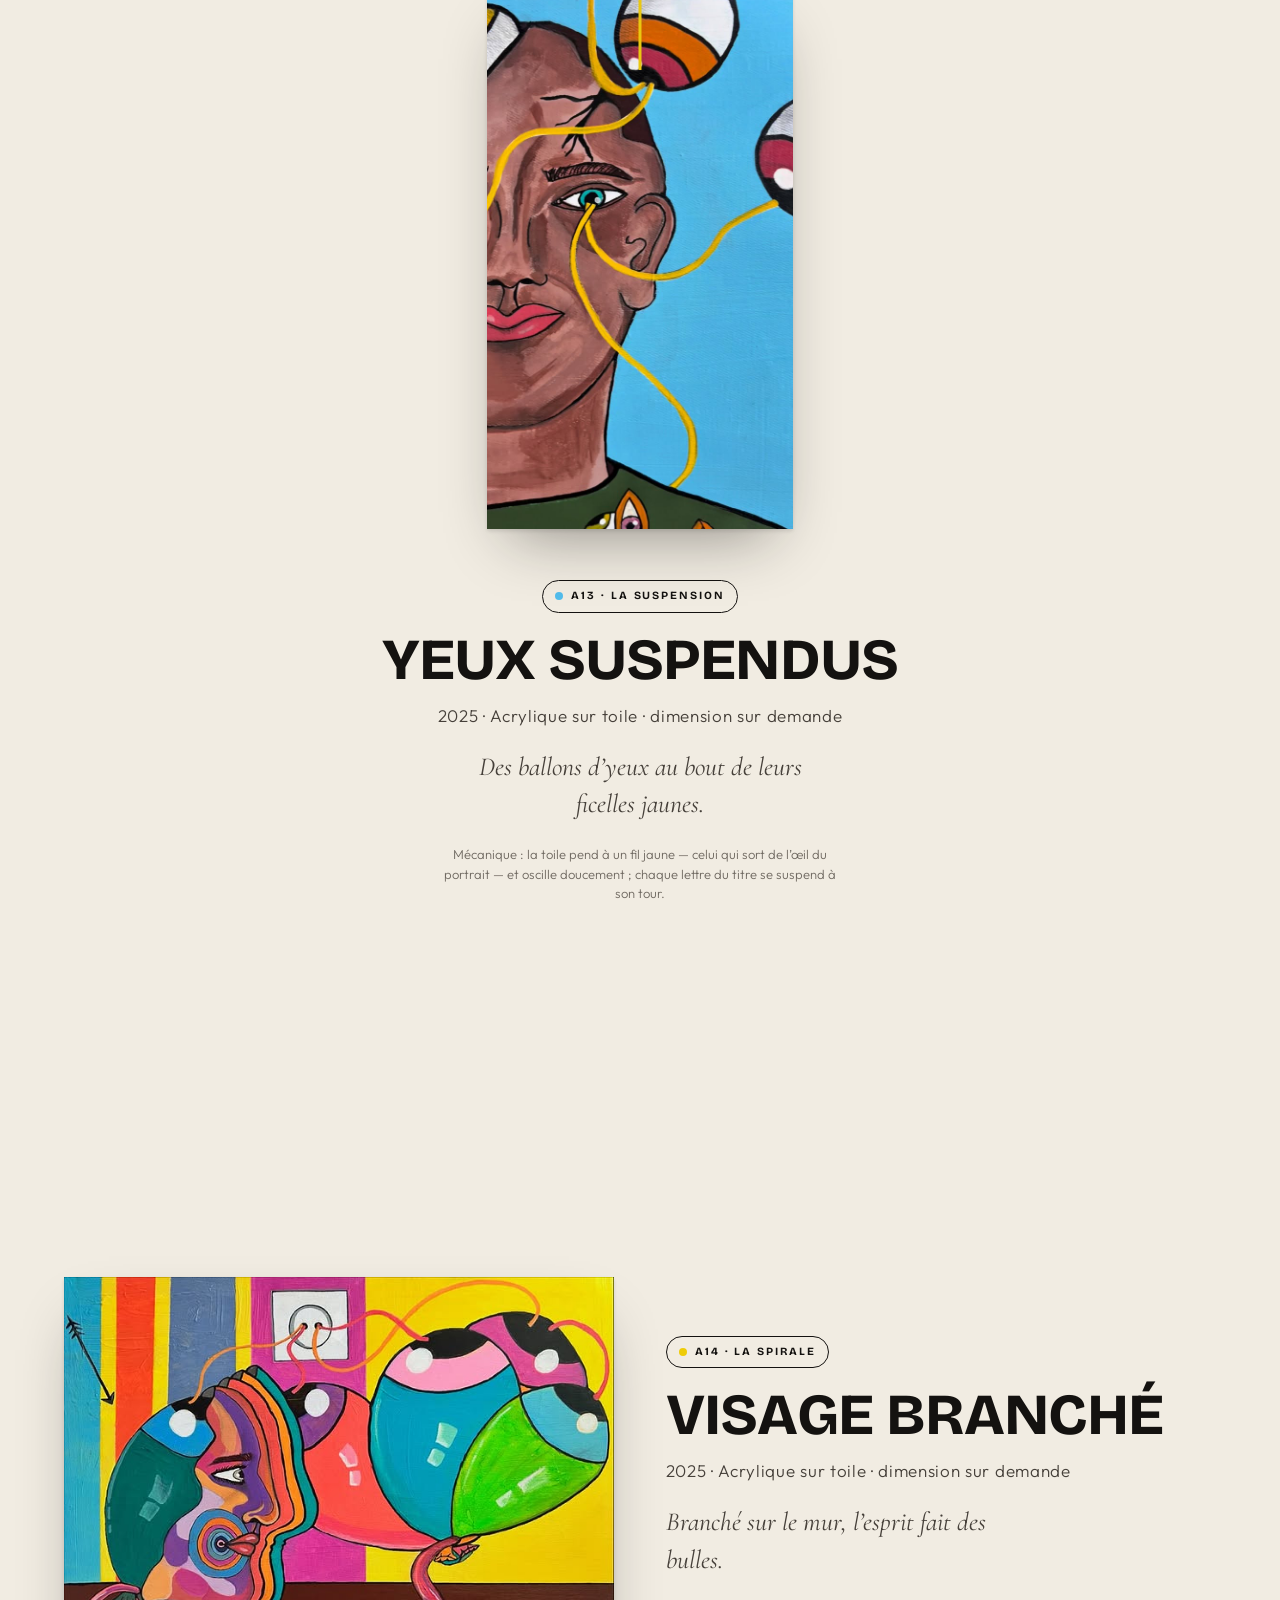
<file: anim.html>
<!DOCTYPE html>
<html lang="fr" class="js">
<head>
  <meta charset="UTF-8">
  <meta name="viewport" content="width=device-width, initial-scale=1.0">
  <title>Le Laboratoire — 18 mécaniques de défilement | Mouna Dakkak</title>
  <meta name="description" content="Page d'essai : chaque œuvre du catalogue est présentée avec une animation de défilement unique, dérivée de la toile elle-même. Sert à choisir les mécaniques retenues pour le site final.">
  <meta name="robots" content="noindex">
  <link rel="preload" as="font" type="font/woff2" href="assets/fonts/bricolage-grotesque-latin-wght-normal.woff2" crossorigin>
  <link rel="preload" as="font" type="font/woff2" href="assets/fonts/outfit-normal.woff2" crossorigin>
  <link rel="icon" type="image/svg+xml" href="assets/img/favicon.svg">
  <link rel="stylesheet" href="assets/css/main.css">

  <style>
    /* ============================================================
       LE LABORATOIRE — anim.html
       Un banc d'essai : 18 scènes, 18 mécaniques de défilement.
       Chaque mécanique est nommée (badge A01…A18) pour pouvoir
       être choisie / écartée ensuite. Zéro dépendance externe.
       ============================================================ */

    :root {
      --ambient: var(--platre);
      --accent-courant: var(--safran);
      --lab-ease-out: cubic-bezier(0.19, 1, 0.22, 1);
      --lab-ease-pop: cubic-bezier(0.2, 1.6, 0.3, 1);
    }

    html { scroll-behavior: auto; }
    body {
      background: var(--ambient);
      transition: background 1100ms ease;
      overflow-x: hidden;
    }

    /* ---------- Chrome minimal ---------- */
    .lab-nav {
      position: fixed; inset: 0 0 auto 0; z-index: 500;
      display: flex; justify-content: space-between; align-items: center;
      padding: 14px clamp(16px, 3vw, 40px);
      pointer-events: none;
      mix-blend-mode: multiply;
    }
    .lab-nav a, .lab-nav .lab-compteur { pointer-events: auto; }
    .lab-nav a {
      font-family: var(--font-display); font-weight: 600;
      font-size: 14px; letter-spacing: 0.02em;
      border-bottom: 1px solid currentColor; padding-bottom: 2px;
    }
    .lab-compteur {
      font-family: var(--font-display); font-variant-numeric: tabular-nums;
      font-size: 13px; letter-spacing: 0.14em; font-weight: 600;
    }
    .lab-rail {
      position: fixed; top: 0; left: 0; bottom: 0; width: 4px; z-index: 500;
      background: rgba(20, 18, 16, 0.08);
    }
    .lab-rail__fill {
      width: 100%; height: 0%;
      background: var(--accent-courant);
      transition: background 700ms ease;
    }

    /* ---------- Scène : socle commun ---------- */
    .scene {
      position: relative;
      min-height: 100vh;
      display: grid;
      align-content: center;
      padding: 16vh clamp(20px, 5vw, 96px);
      overflow: clip;
    }
    .scene__inner {
      width: min(1160px, 100%);
      margin-inline: auto;
      display: grid;
      gap: clamp(28px, 4vw, 64px);
      align-items: center;
    }
    .scene--split .scene__inner { grid-template-columns: minmax(0, 1fr) minmax(0, 1fr); }
    .scene--split-inverse .scene__inner { grid-template-columns: minmax(0, 1fr) minmax(0, 1fr); }
    .scene--split-inverse .scene__text { order: -1; }
    @media (max-width: 860px) {
      .scene--split .scene__inner, .scene--split-inverse .scene__inner { grid-template-columns: 1fr; }
      .scene--split-inverse .scene__text { order: 0; }
    }

    .badge-anim {
      display: inline-flex; align-items: center; gap: 8px;
      font-family: var(--font-display); font-weight: 700;
      font-size: 11px; letter-spacing: 0.18em; text-transform: uppercase;
      padding: 6px 12px; border: 1px solid currentColor; border-radius: 999px;
      margin-bottom: 18px;
    }
    .badge-anim::before {
      content: ""; width: 8px; height: 8px; border-radius: 50%;
      background: var(--accent, var(--safran));
    }
    .scene h2 {
      font-family: var(--font-display); font-weight: 750;
      font-size: clamp(30px, 3.6vw + 12px, 58px);
      line-height: 1.02; letter-spacing: -0.015em;
      margin-bottom: 12px;
    }
    .scene .fiche-ligne {
      font-size: var(--fs-fiche); color: var(--encre-douce);
      letter-spacing: 0.04em; margin-bottom: 18px;
    }
    .scene .poeme {
      font-family: var(--font-voix); font-style: italic;
      font-size: clamp(19px, 1.2vw + 14px, 26px);
      line-height: 1.45; color: var(--encre-douce);
      max-width: 34ch;
    }
    .scene .note-meca {
      margin-top: 22px; font-size: 13px; color: var(--encre-muette);
      max-width: 44ch; line-height: 1.5;
      border-left: 2px solid var(--accent, var(--safran));
      padding-left: 12px;
    }

    /* révélation de texte par défaut */
    .scene__text > * {
      opacity: 0; transform: translateY(26px);
      transition: opacity 900ms var(--lab-ease-out), transform 900ms var(--lab-ease-out);
    }
    .scene.in-view .scene__text > * { opacity: 1; transform: none; }
    .scene.in-view .scene__text > *:nth-child(2) { transition-delay: 90ms; }
    .scene.in-view .scene__text > *:nth-child(3) { transition-delay: 180ms; }
    .scene.in-view .scene__text > *:nth-child(4) { transition-delay: 270ms; }
    .scene.in-view .scene__text > *:nth-child(5) { transition-delay: 360ms; }

    .cadre-ombre { box-shadow: 0 2px 4px rgba(20,18,16,.12), 0 28px 60px -24px rgba(20,18,16,.45); }

    /* lettres découpées (data-split) */
    .ch { display: inline-block; will-change: transform, opacity; }

    /* ============================================================
       HÉRO
       ============================================================ */
    .hero-lab {
      min-height: 100vh; display: grid; place-content: center; text-align: center;
      position: relative; padding: 20vh 6vw 14vh;
    }
    .hero-lab h1 {
      font-family: var(--font-display); font-weight: 800;
      font-size: clamp(44px, 8vw, 120px); line-height: 0.98; letter-spacing: -0.02em;
    }
    .hero-lab h1 .ch { animation: lettre-monte 900ms var(--lab-ease-out) both; animation-delay: calc(var(--i) * 45ms); }
    @keyframes lettre-monte {
      from { opacity: 0; transform: translateY(0.8em) rotate(4deg); }
      to   { opacity: 1; transform: none; }
    }
    .hero-lab .sous-titre {
      margin: 26px auto 0; max-width: 52ch;
      font-size: var(--fs-body-lg); color: var(--encre-douce);
      animation: fondu 1s ease 900ms both;
    }
    .hero-lab .avertissement {
      margin: 14px auto 0; font-size: 13px; color: var(--encre-muette);
      animation: fondu 1s ease 1200ms both;
    }
    @keyframes fondu { from { opacity: 0; } to { opacity: 1; } }

    .oeil-hero { width: 74px; height: 74px; margin: 0 auto 26px; animation: fondu 800ms ease both; }
    .oeil-hero .paupiere-anim { transform-origin: 50% 50%; animation: clignement 4.6s ease-in-out infinite; }
    @keyframes clignement {
      0%, 92%, 100% { transform: scaleY(1); }
      95%           { transform: scaleY(0.06); }
    }
    .indice-scroll {
      position: absolute; bottom: 4vh; left: 50%; transform: translateX(-50%);
      font-size: 12px; letter-spacing: 0.22em; text-transform: uppercase;
      color: var(--encre-muette); animation: fondu 1s ease 1600ms both;
    }
    .indice-scroll::after {
      content: "↓"; display: block; font-size: 18px; margin-top: 6px;
      animation: rebond-fleche 1.6s ease-in-out infinite;
    }
    @keyframes rebond-fleche { 0%,100% { transform: translateY(0);} 50% { transform: translateY(8px);} }

    /* ============================================================
       A01 — LES LATTES · Anxio-Dépressif
       L'image s'assemble en 6 lattes verticales qui glissent en
       alternance, comme les barres géométriques du fond de la toile.
       ============================================================ */
    .lattes-media { position: relative; aspect-ratio: 1402 / 1420; max-height: 72vh; margin-inline: auto; width: min(100%, calc(72vh * 0.9873)); }
    .latte {
      position: absolute; top: 0; bottom: 0;
      width: calc(100% / 6 + 0.5px);
      background-image: url("assets/img/plates/anxio-depressif.jpg");
      background-size: 600% 100%;
      opacity: 0;
      transition: transform 1100ms var(--lab-ease-out), opacity 700ms ease;
    }
    .latte:nth-child(odd)  { transform: translateY(-14%); }
    .latte:nth-child(even) { transform: translateY(14%); }
    .in-view .latte { transform: none; opacity: 1; }
    .latte:nth-child(1) { left: 0;        background-position-x: 0%;   transition-delay: 0ms; }
    .latte:nth-child(2) { left: 16.666%;  background-position-x: 20%;  transition-delay: 80ms; }
    .latte:nth-child(3) { left: 33.333%;  background-position-x: 40%;  transition-delay: 160ms; }
    .latte:nth-child(4) { left: 50%;      background-position-x: 60%;  transition-delay: 240ms; }
    .latte:nth-child(5) { left: 66.666%;  background-position-x: 80%;  transition-delay: 320ms; }
    .latte:nth-child(6) { left: 83.333%;  background-position-x: 100%; transition-delay: 400ms; }
    /* barres géométriques du fond, en parallaxe liée au défilement */
    .barre-deco { position: absolute; z-index: -1; opacity: 0.85; }
    .barre-deco--teal   { width: 90px; height: 34vh; background: #1f9fb8; top: 6vh;  left: 6vw;  transform: translateY(calc(var(--p) * -12vh)); }
    .barre-deco--orange { width: 34vh; height: 64px; background: #f0622e; bottom: 10vh; right: 4vw; transform: translateX(calc(var(--p) * -10vw)); }

    /* ============================================================
       A02 — LES ÉCHOS · Ménopause
       Trois fantômes colorés (rose, violet, vert — comme les
       silhouettes en écho de la toile) convergent vers l'image.
       ============================================================ */
    .echos-media { position: relative; max-height: 72vh; width: min(100%, calc(72vh * 1.0127)); margin-inline: auto; }
    .echos-media img { width: 100%; height: auto; position: relative; z-index: 2; }
    .echo {
      position: absolute; inset: 0; z-index: 1;
      background-image: url("assets/img/plates/menopause.jpg");
      background-size: cover; opacity: 0.55;
      mix-blend-mode: multiply;
      transition: transform 1300ms var(--lab-ease-out), opacity 1300ms ease;
    }
    .echo--rose    { filter: sepia(1) saturate(9) hue-rotate(300deg); transform: translate(-7%, 4%)  rotate(-2deg); }
    .echo--violet  { filter: sepia(1) saturate(7) hue-rotate(230deg); transform: translate(8%, -3%)  rotate(2deg); transition-delay: 120ms; }
    .echo--vert    { filter: sepia(1) saturate(6) hue-rotate(60deg);  transform: translate(-4%, -7%) rotate(-1deg); transition-delay: 240ms; }
    .in-view .echo { transform: none; opacity: 0; }
    /* coin diagonal céruléen, clin d'œil au fond scindé */
    .coin-diagonal {
      position: absolute; z-index: -1; inset: -20% -30% auto auto;
      width: 75%; height: 130%;
      background: rgba(38, 164, 189, 0.16);
      transform: rotate(24deg) translateY(calc(var(--p) * -8vh));
    }

    /* ============================================================
       A03 — L'ENTAILLE · Apple Juice
       L'image arrive fendue en deux par la lame ; les moitiés se
       ressoudent, une lame de lumière balaie la coupure.
       ============================================================ */
    .entaille-media { position: relative; aspect-ratio: 1080 / 1417; max-height: 74vh; width: min(100%, calc(74vh * 0.7622)); margin-inline: auto; }
    .moitie {
      position: absolute; inset: 0;
      background-image: url("assets/img/plates/apple-juice.jpg");
      background-size: 100% 100%;
      transition: transform 1200ms var(--lab-ease-out) 100ms, opacity 900ms ease;
      opacity: 0;
    }
    .moitie--haute { clip-path: polygon(0 0, 100% 0, 100% 38%, 0 52%); transform: translate(-7%, -5%) rotate(-1.5deg); }
    .moitie--basse { clip-path: polygon(0 52%, 100% 38%, 100% 100%, 0 100%); transform: translate(7%, 5%) rotate(1.5deg); }
    .in-view .moitie { transform: none; opacity: 1; }
    .lame {
      position: absolute; top: 45%; left: -30%; width: 40%; height: 3px;
      background: linear-gradient(90deg, transparent, #fff, #9aa3a8, transparent);
      transform: rotate(-10deg); opacity: 0;
    }
    .in-view .lame { animation: coup-de-lame 900ms ease-in 950ms forwards; }
    @keyframes coup-de-lame {
      0%   { left: -30%; opacity: 0; }
      15%  { opacity: 1; }
      85%  { opacity: 1; }
      100% { left: 115%; opacity: 0; }
    }

    /* ============================================================
       A04 — LE COUVERCLE · The Link
       Perspective : l'image bascule depuis le haut comme le crâne
       ouvert de la toile ; un fil violet se dessine sous le titre.
       ============================================================ */
    .couvercle-persp { perspective: 1400px; width: min(100%, calc(70vh * 0.7169)); margin-inline: auto; }
    .couvercle-persp img {
      width: 100%; height: auto;
      transform-origin: 50% 0%;
      transform: rotateX(-72deg) translateY(-3%);
      opacity: 0;
      transition: transform 1400ms var(--lab-ease-out) 150ms, opacity 800ms ease 150ms;
    }
    .in-view .couvercle-persp img { transform: none; opacity: 1; }
    .fil-svg { width: min(360px, 80%); height: 46px; margin-top: 4px; overflow: visible; }
    .fil-svg path {
      fill: none; stroke: #8c2f8c; stroke-width: 2.5; stroke-linecap: round;
      stroke-dasharray: 520; stroke-dashoffset: 520;
      transition: stroke-dashoffset 1800ms ease 500ms;
    }
    .fil-svg circle { fill: #8c2f8c; opacity: 0; transition: opacity 400ms ease 2100ms; }
    .in-view .fil-svg path { stroke-dashoffset: 0; }
    .in-view .fil-svg circle { opacity: 1; }

    /* ============================================================
       A05 — LA MARÉE ROUGE · Visages sur fond rouge
       Toute la page s'inonde de rouge (fond caméléon), puis le
       rideau rouge se retire de la toile en défilant.
       ============================================================ */
    .scene--maree { color: #fff; }
    .scene--maree .fiche-ligne, .scene--maree .poeme, .scene--maree .note-meca { color: rgba(255,255,255,0.82); }
    .scene--maree .note-meca { border-left-color: rgba(255,255,255,0.6); }
    .scene--maree .badge-anim::before { background: #fff; }
    .maree-media { position: relative; width: min(38vh, 80vw); margin-inline: auto; }
    .maree-media img { width: 100%; height: auto; }
    .maree-media::after {
      content: ""; position: absolute; inset: 0;
      background: #d9331f;
      transform-origin: 50% 0%;
      transform: scaleY(clamp(0, calc(1.25 - var(--p) * 2.6), 1));
    }

    /* ============================================================
       A06 — LE TISSAGE · Le Complexe
       Six bandes horizontales entrent en alternance gauche/droite,
       comme les mèches tressées de la figure.
       ============================================================ */
    .tissage-media { position: relative; aspect-ratio: 1120 / 1113; max-height: 70vh; width: min(100%, calc(70vh * 1.006)); margin-inline: auto; }
    .bande {
      position: absolute; left: 0; right: 0;
      height: calc(100% / 6 + 0.5px);
      background-image: url("assets/img/plates/le-complexe.jpg");
      background-size: 100% 600%;
      opacity: 0;
      transition: transform 1000ms var(--lab-ease-out), opacity 650ms ease;
    }
    .bande:nth-child(odd)  { transform: translateX(-12%); }
    .bande:nth-child(even) { transform: translateX(12%); }
    .in-view .bande { transform: none; opacity: 1; }
    .bande:nth-child(1) { top: 0;        background-position-y: 0%;   transition-delay: 0ms; }
    .bande:nth-child(2) { top: 16.666%;  background-position-y: 20%;  transition-delay: 90ms; }
    .bande:nth-child(3) { top: 33.333%;  background-position-y: 40%;  transition-delay: 180ms; }
    .bande:nth-child(4) { top: 50%;      background-position-y: 60%;  transition-delay: 270ms; }
    .bande:nth-child(5) { top: 66.666%;  background-position-y: 80%;  transition-delay: 360ms; }
    .bande:nth-child(6) { top: 83.333%;  background-position-y: 100%; transition-delay: 450ms; }

    /* ============================================================
       A07 — LE BALANCIER · Le Clown
       La toile tombe accrochée à un clou et se balance comme un
       pendule de cirque avant de s'immobiliser, légèrement de travers.
       ============================================================ */
    .balancier-media { width: min(100%, calc(64vh * 1.0125)); margin-inline: auto; position: relative; }
    .balancier-cadre {
      transform-origin: 50% -30px;
      opacity: 0; transform: translateY(-60px) rotate(-9deg);
      transition: opacity 500ms ease;
      padding: 12px; background: #fff;
    }
    .balancier-cadre img { width: 100%; height: auto; }
    .in-view .balancier-cadre { opacity: 1; animation: pendule 2600ms ease-in-out 150ms forwards; }
    @keyframes pendule {
      0%   { transform: translateY(-60px) rotate(-9deg); }
      20%  { transform: translateY(0)     rotate(6.5deg); }
      42%  { transform: rotate(-4deg); }
      64%  { transform: rotate(2.4deg); }
      84%  { transform: rotate(-1.2deg); }
      100% { transform: rotate(1.2deg); }
    }
    .clou { position: absolute; top: -34px; left: 50%; width: 9px; height: 9px; border-radius: 50%;
            background: #46403a; transform: translateX(-50%); opacity: 0; transition: opacity 400ms ease; }
    .in-view .clou { opacity: 1; }
    .bande-jaune { position: absolute; z-index: -1; top: -10vh; bottom: -10vh; right: -6vw; width: 15vw;
                   background: #e9c711; transform: translateY(calc(var(--p) * -9vh)); }

    /* ============================================================
       A08 — L'AQUARELLE · Prémonition
       L'image affleure comme une tache d'encre qui sèche : floue,
       délavée, puis nette. Un œil pendule descend le long du texte.
       ============================================================ */
    .aquarelle-media { width: min(100%, calc(70vh * 1.013)); margin-inline: auto; }
    .aquarelle-media img {
      width: 100%; height: auto;
      filter: blur(16px) saturate(0.25) sepia(0.5) brightness(1.12);
      opacity: 0; transform: scale(1.04);
      transition: filter 2100ms ease, opacity 1200ms ease, transform 2100ms var(--lab-ease-out);
    }
    .in-view .aquarelle-media img { filter: none; opacity: 1; transform: none; }
    .aquarelle-titre .ch { opacity: 0; transition: opacity 700ms ease; transition-delay: calc(var(--i) * 55ms); }
    .in-view .aquarelle-titre .ch { opacity: 1; }
    .pendule-oeil { position: absolute; top: 0; right: clamp(8px, 6vw, 90px); z-index: 3;
                    transform: translateY(calc(-10vh + var(--p) * 34vh)); }
    .pendule-oeil::before { content: ""; display: block; width: 2px; height: 16vh; background: #b0552a; margin-inline: auto; }
    .pendule-oeil .globe {
      width: 34px; height: 34px; border-radius: 50%;
      background: radial-gradient(circle at 50% 45%, #10496b 0 7px, #f3e4c2 8px 100%);
      border: 1px solid rgba(20,18,16,0.25);
      box-shadow: 0 6px 14px rgba(20,18,16,0.25);
    }

    /* ============================================================
       A09 — L'ONDE · Esprit, Ouvre Toi
       L'image se dévoile de gauche à droite pendant que trois
       rubans (les pensées qui s'échappent) filent devant elle.
       ============================================================ */
    .onde-media { position: relative; width: min(100%, calc(70vh * 1.0135)); margin-inline: auto; }
    .onde-media img {
      width: 100%; height: auto;
      clip-path: inset(0 100% 0 0);
      transition: clip-path 1600ms var(--lab-ease-out) 200ms;
    }
    .in-view .onde-media img { clip-path: inset(0 0 0 0); }
    .ruban {
      position: absolute; height: 10px; border-radius: 999px; opacity: 0;
      left: -10%; width: 55%;
    }
    .ruban--sang  { top: 26%; background: #a63a2c; }
    .ruban--bleu  { top: 46%; background: #3e5fa8; }
    .ruban--sable { top: 66%; background: #d9a066; }
    .in-view .ruban--sang  { animation: file-ruban 1400ms var(--lab-ease-out) 250ms forwards; }
    .in-view .ruban--bleu  { animation: file-ruban 1400ms var(--lab-ease-out) 450ms forwards; }
    .in-view .ruban--sable { animation: file-ruban 1400ms var(--lab-ease-out) 650ms forwards; }
    @keyframes file-ruban {
      0%   { transform: translateX(0) scaleX(0.3); opacity: 0; }
      25%  { opacity: 0.95; }
      100% { transform: translateX(210%) scaleX(1); opacity: 0; }
    }

    /* ============================================================
       A10 — LA FLAMME · Sans Titre (60 × 40)
       Le bord de révélation est une ligne de flammes : un clip-path
       en zigzag monte du bas de la toile vers le haut.
       ============================================================ */
    .flamme-media { width: min(100%, calc(72vh * 0.7881)); margin-inline: auto; }
    .flamme-media img {
      width: 100%; height: auto;
      clip-path: polygon(0 100%, 10% 100%, 20% 100%, 30% 100%, 40% 100%, 50% 100%, 60% 100%, 70% 100%, 80% 100%, 90% 100%, 100% 100%, 100% 100%, 0 100%);
      transition: clip-path 1700ms var(--lab-ease-out) 100ms;
    }
    .in-view .flamme-media img {
      clip-path: polygon(0 6%, 10% 0%, 20% 9%, 30% 1%, 40% 10%, 50% 0%, 60% 8%, 70% 2%, 80% 10%, 90% 0%, 100% 7%, 100% 100%, 0 100%);
    }
    .flamme-titre .ch {
      opacity: 0; transform: translateY(0.6em) scaleY(1.3);
      transition: opacity 500ms ease, transform 700ms var(--lab-ease-pop);
      transition-delay: calc(var(--i) * 40ms);
    }
    .in-view .flamme-titre .ch { opacity: 1; transform: none; }

    /* ============================================================
       A11 — L'ACCROCHAGE · Sans Titres (série)
       Trois petites toiles s'accrochent au mur l'une après l'autre,
       chacune avec sa vitesse de parallaxe, comme en exposition.
       ============================================================ */
    .accrochage-rangee { display: grid; grid-template-columns: repeat(3, 1fr); gap: clamp(16px, 3vw, 44px); align-items: start; }
    .petite-toile {
      background: #fff; padding: 10px 10px 14px;
      opacity: 0; transform: translateY(-70px) rotate(var(--tilt, 3deg));
      transition: opacity 600ms ease, transform 1100ms var(--lab-ease-pop), box-shadow 300ms ease;
    }
    .petite-toile img { width: 100%; height: auto; }
    .petite-toile figcaption { font-size: 12px; letter-spacing: 0.1em; color: var(--encre-muette); text-align: center; padding-top: 10px; text-transform: uppercase; }
    .in-view .petite-toile { opacity: 1; transform: translateY(calc(var(--p) * var(--vitesse, 0px))) rotate(0deg); }
    .petite-toile:nth-child(1) { --tilt: -4deg; --vitesse: -18px; transition-delay: 0ms; }
    .petite-toile:nth-child(2) { --tilt: 3deg;  --vitesse: -42px; transition-delay: 220ms; }
    .petite-toile:nth-child(3) { --tilt: -2deg; --vitesse: -66px; transition-delay: 440ms; }
    .petite-toile:hover { box-shadow: 0 18px 44px -18px rgba(20,18,16,0.5); }
    @media (max-width: 700px) { .accrochage-rangee { grid-template-columns: 1fr; } }

    /* ============================================================
       A12 — LE RENVERSEMENT · Pièce en damier
       Le tableau (monde à l'envers) arrive tête en bas et se remet
       à l'endroit au fil du défilement ; damier et globes flottent.
       ============================================================ */
    .renversement-media {
      width: min(100%, calc(60vh * 1.513)); margin-inline: auto;
      transform: rotate(calc(0.5turn * clamp(0, calc(1.4 - var(--p) * 2.8), 1)))
                 scale(calc(0.82 + 0.18 * clamp(0, calc(var(--p) * 2.8 - 0.4), 1)));
      will-change: transform;
    }
    .renversement-media img { width: 100%; height: auto; }
    .damier-bande {
      position: absolute; top: 0; left: 0; right: 0; height: 12vh; z-index: -1;
      background: repeating-conic-gradient(#141210 0% 25%, transparent 0% 50%) 0 0 / 6vh 6vh;
      opacity: calc(0.2 - var(--p) * 0.25);
      transform: translateY(calc(var(--p) * -6vh));
    }
    .globe-flottant {
      position: absolute; border-radius: 50%; z-index: -1;
      background: radial-gradient(circle at 38% 35%, #fff 0 28%, var(--iris, #2a7f8a) 30% 62%, #141210 64% 74%, var(--iris, #2a7f8a) 76% 100%);
      box-shadow: 0 10px 24px rgba(20,18,16,0.2);
    }
    .globe-flottant--a { width: 54px; height: 54px; left: 8vw;  top: 18vh; --iris: #2a7f8a; transform: translateY(calc(var(--p) * -20vh)); }
    .globe-flottant--b { width: 34px; height: 34px; right: 10vw; top: 30vh; --iris: #c26a1b; transform: translateY(calc(var(--p) * -34vh)); }
    .globe-flottant--c { width: 24px; height: 24px; left: 16vw; bottom: 6vh; --iris: #3f7f3a; transform: translateY(calc(var(--p) * -16vh)); }

    /* ============================================================
       A13 — LA SUSPENSION · Visage aux yeux suspendus
       La toile pend à un fil jaune et oscille doucement ; les
       lettres du titre se suspendent une à une, comme des ballons.
       ============================================================ */
    .suspension-media { position: relative; width: min(34vh, 78vw); margin-inline: auto; padding-top: 15vh; }
    .suspension-fil { position: absolute; top: calc(-16vh + var(--p) * 10vh); left: 50%; width: 3px; height: 31vh; background: #e9c711; transform: translateX(-50%); }
    .suspension-cadre {
      transform-origin: 50% -31vh;
      animation: oscille 5.2s ease-in-out infinite alternate;
      opacity: 0; transition: opacity 900ms ease 200ms;
    }
    .in-view .suspension-cadre { opacity: 1; }
    .suspension-cadre img { width: 100%; height: auto; }
    @keyframes oscille { from { transform: rotate(-2.4deg); } to { transform: rotate(2.4deg); } }
    .suspension-titre .ch {
      transform-origin: 50% -10px;
      opacity: 0; transform: translateY(-0.7em) rotate(14deg);
      transition: opacity 500ms ease, transform 900ms var(--lab-ease-pop);
      transition-delay: calc(var(--i) * 50ms);
    }
    .in-view .suspension-titre .ch { opacity: 1; transform: none; }

    /* ============================================================
       A14 — LA SPIRALE · Visage branché
       Comme la bouche-spirale de la toile : l'image arrive en
       tourbillon, des cercles concentriques pulsent derrière elle.
       ============================================================ */
    .spirale-media { position: relative; width: min(100%, calc(62vh * 1.248)); margin-inline: auto; }
    .spirale-media img {
      width: 100%; height: auto; position: relative; z-index: 2;
      opacity: 0; transform: rotate(-390deg) scale(0.15);
      transition: opacity 600ms ease 100ms, transform 1300ms var(--lab-ease-pop) 100ms;
    }
    .in-view .spirale-media img { opacity: 1; transform: none; }
    .pulsation { position: absolute; top: 50%; left: 50%; z-index: 1; border-radius: 50%;
                 border: 3px solid #d9331f; width: 30%; aspect-ratio: 1; opacity: 0; }
    .in-view .pulsation { animation: pulse-cercle 2800ms ease-out infinite; }
    .in-view .pulsation--2 { animation-delay: 900ms; border-color: #e9c711; }
    .in-view .pulsation--3 { animation-delay: 1800ms; border-color: #2a9fb8; }
    @keyframes pulse-cercle {
      0%   { opacity: 0.9; transform: translate(-50%, -50%) scale(1); }
      100% { opacity: 0;   transform: translate(-50%, -50%) scale(3.4); }
    }
    .spirale-titre .ch {
      display: inline-block; opacity: 0; transform: scale(0);
      transition: opacity 300ms ease, transform 600ms var(--lab-ease-pop);
      transition-delay: calc(var(--i) * 45ms + 500ms);
    }
    .in-view .spirale-titre .ch { opacity: 1; transform: none; }

    /* ============================================================
       A15 — L'IRIS · Œil bleu (détail)
       La toile est vue à travers une pupille qui se dilate au fil
       du défilement ; la légende tourne en orbite autour d'elle.
       ============================================================ */
    .iris-scene-inner { text-align: center; }
    .iris-media {
      position: relative; width: min(64vh, 86vw); aspect-ratio: 1; margin-inline: auto;
    }
    .iris-media img {
      width: 100%; height: 100%; object-fit: cover;
      clip-path: circle(calc(8% + clamp(0, calc(var(--p) * 2.2 - 0.35), 1) * 42%) at 50% 50%);
    }
    .iris-orbite { position: absolute; inset: -7%; animation: rotation-lente 46s linear infinite; }
    .iris-orbite text {
      font-family: var(--font-display); font-size: 12.5px; font-weight: 600;
      letter-spacing: 0.34em; text-transform: uppercase; fill: var(--encre-douce);
    }
    @keyframes rotation-lente { to { transform: rotate(1turn); } }

    /* ============================================================
       A16 — LA PELLICULE · Série digitale 01–08
       Défilement vertical détourné en travelling horizontal :
       la molette fait avancer la pellicule. Chaque vignette a sa
       micro-animation (glitch, ballon, orbite, stores, loupe,
       nuages, machine à écrire, chaînes).
       ============================================================ */
    .pellicule { height: 460vh; position: relative; padding: 0; display: block; }
    .pellicule__colle { position: sticky; top: 0; height: 100vh; overflow: hidden; display: grid; grid-template-columns: 100%; align-content: center; gap: 4vh; }
    .pellicule__entete { text-align: center; padding-inline: 6vw; }
    .pellicule__piste {
      display: flex; gap: 5vw; padding-inline: 12vw; align-items: center;
      will-change: transform;
      transform: translateX(calc(var(--decalage, 0) * -1px));
    }
    .photogramme { flex: 0 0 auto; width: min(48vh, 74vw); position: relative; }
    .photogramme__visuel {
      position: relative; overflow: hidden; background: #fff; padding: 10px;
      transform: scale(calc(1 - min(var(--dabs, 1), 1) * 0.13));
      opacity: calc(1 - min(var(--dabs, 1), 1) * 0.5);
      transition: transform 200ms linear, opacity 200ms linear;
    }
    .photogramme__visuel img { width: 100%; height: auto; display: block; }
    .photogramme figcaption {
      margin-top: 12px; text-align: center; font-size: 12.5px; letter-spacing: 0.08em;
      color: var(--encre-douce); text-transform: uppercase;
    }
    .photogramme figcaption strong { font-weight: 700; }

    /* F01 — glitch : tranches décalées rouge/cyan quand la vignette est au centre */
    .photogramme--glitch .photogramme__visuel::before,
    .photogramme--glitch .photogramme__visuel::after {
      content: ""; position: absolute; inset: 10px; z-index: 2;
      background-image: url("assets/img/plates/digital-01.jpg");
      background-size: cover; opacity: 0; pointer-events: none;
      mix-blend-mode: screen;
    }
    .photogramme--glitch.proche .photogramme__visuel::before {
      opacity: 0.75; filter: sepia(1) saturate(14) hue-rotate(320deg);
      animation: tranche-glitch-a 1600ms steps(2, jump-none) infinite;
    }
    .photogramme--glitch.proche .photogramme__visuel::after {
      opacity: 0.75; filter: sepia(1) saturate(14) hue-rotate(150deg);
      animation: tranche-glitch-b 1300ms steps(2, jump-none) infinite;
    }
    @keyframes tranche-glitch-a {
      0%   { clip-path: inset(8% 0 76% 0);  transform: translateX(-6px); }
      25%  { clip-path: inset(48% 0 30% 0); transform: translateX(5px); }
      50%  { clip-path: inset(80% 0 4% 0);  transform: translateX(-4px); }
      75%  { clip-path: inset(28% 0 58% 0); transform: translateX(6px); }
      100% { clip-path: inset(8% 0 76% 0);  transform: translateX(-6px); }
    }
    @keyframes tranche-glitch-b {
      0%   { clip-path: inset(62% 0 20% 0); transform: translateX(5px); }
      33%  { clip-path: inset(12% 0 70% 0); transform: translateX(-5px); }
      66%  { clip-path: inset(40% 0 44% 0); transform: translateX(4px); }
      100% { clip-path: inset(62% 0 20% 0); transform: translateX(5px); }
    }

    /* F02 — ballon : flotte comme les ballons EGO */
    .photogramme--ballon.proche .photogramme__visuel { animation: flotte-ballon 3.8s ease-in-out infinite; }
    @keyframes flotte-ballon {
      0%, 100% { translate: 0 0; rotate: 0deg; }
      50%      { translate: 0 -14px; rotate: 1.2deg; }
    }

    /* F03 — orbite : deux petits globes tournent autour de la vignette */
    .photogramme--orbite .satellite {
      position: absolute; inset: -26px; pointer-events: none; opacity: 0; transition: opacity 500ms ease;
    }
    .photogramme--orbite.proche .satellite { opacity: 1; animation: rotation-lente 9s linear infinite; }
    .photogramme--orbite.proche .satellite--2 { animation-duration: 14s; animation-direction: reverse; }
    .satellite::before {
      content: ""; position: absolute; top: 0; left: 50%; width: 20px; height: 20px; border-radius: 50%;
      background: radial-gradient(circle at 45% 40%, #fff 0 32%, #4a6f2a 34% 64%, #141210 66% 100%);
    }

    /* F04 — stores : lamelles qui s'escamotent */
    .photogramme--stores .photogramme__visuel::after {
      content: ""; position: absolute; inset: 10px; z-index: 2;
      background: repeating-linear-gradient(90deg, #dbe4e8 0 11.5%, transparent 11.5% 12.5%);
      transition: opacity 900ms ease 150ms, transform 900ms var(--lab-ease-out) 150ms;
    }
    .photogramme--stores.proche .photogramme__visuel::after { opacity: 0; transform: translateY(-10%) skewX(-14deg); }

    /* F05 — loupe : l'image zoome quand la vignette passe au centre */
    .photogramme--loupe .photogramme__visuel img {
      transform: scale(calc(1.28 - min(var(--dabs, 1), 1) * 0.28));
      transition: transform 200ms linear;
    }

    /* F06 — nuages : deux nuées floues dérivent devant le ciel */
    .photogramme--nuages .nuee {
      position: absolute; z-index: 2; border-radius: 50%; filter: blur(9px);
      background: rgba(255,255,255,0.85); pointer-events: none;
      opacity: 0; transition: opacity 600ms ease;
    }
    .photogramme--nuages.proche .nuee { opacity: 0.9; }
    .nuee--1 { width: 46%; height: 15%; top: 16%; left: -20%; animation: derive-nuee 13s linear infinite; }
    .nuee--2 { width: 34%; height: 11%; top: 58%; left: -30%; animation: derive-nuee 19s linear infinite 2s; }
    @keyframes derive-nuee { to { transform: translateX(320%); } }

    /* F07 — machine à écrire : la légende se tape toute seule (JS) */
    .photogramme--dactylo .dactylo-texte { min-height: 1.2em; display: block; font-family: var(--font-voix); font-style: italic; text-transform: none; letter-spacing: 0.02em; font-size: 15px; }
    .photogramme--dactylo .dactylo-texte::after { content: "▌"; animation: curseur-bat 900ms steps(1) infinite; }
    @keyframes curseur-bat { 50% { opacity: 0; } }

    /* F08 — chaînes : la vignette se balance, retenue par le haut */
    .photogramme--chaines .photogramme__visuel { transform-origin: 50% -24px; }
    .photogramme--chaines.proche .photogramme__visuel { animation: tangue-chaine 4.4s ease-in-out infinite; }
    @keyframes tangue-chaine {
      0%, 100% { rotate: -2deg; }
      50%      { rotate: 2deg; }
    }

    /* ============================================================
       A17 — LA MATIÈRE · détails macro
       Plein écran, fond noir : les gros plans de matière se fondent
       l'un dans l'autre au fil du défilement, comme au chevalet.
       ============================================================ */
    .matiere { height: 420vh; position: relative; padding: 0; display: block; color: var(--platre); }
    .matiere__colle { position: sticky; top: 0; height: 100vh; overflow: hidden; }
    .matiere__calque { position: absolute; inset: 0; opacity: 0; transition: opacity 1100ms ease; }
    .matiere__calque img { width: 100%; height: 100%; object-fit: cover; transform: scale(1.06); transition: transform 6s ease; }
    .matiere__calque.actif { opacity: 1; }
    .matiere__calque.actif img { transform: scale(1.0); }
    .matiere__legende {
      position: absolute; bottom: 7vh; left: clamp(20px, 6vw, 96px); z-index: 5;
      max-width: 46ch;
    }
    .matiere__legende .badge-anim { color: var(--platre); }
    .matiere__legende h2 { color: var(--platre); }
    .matiere__legende .matiere-nom {
      font-family: var(--font-voix); font-style: italic; font-size: clamp(18px, 1.4vw + 12px, 24px);
      color: rgba(241, 236, 226, 0.85); transition: opacity 500ms ease;
    }
    .matiere__voile { position: absolute; inset: 0; z-index: 2; background: linear-gradient(180deg, rgba(20,18,16,0.35), transparent 30%, transparent 60%, rgba(20,18,16,0.72)); }

    /* ============================================================
       A18 — LA CODA · atelier & récapitulatif
       Ken burns sur le portrait d'atelier, la vie des œuvres
       (médina, vestes, expo), puis l'index des mécaniques.
       ============================================================ */
    .coda-grille { display: grid; grid-template-columns: 1.2fr 1fr; gap: clamp(28px, 4vw, 64px); align-items: center; }
    @media (max-width: 860px) { .coda-grille { grid-template-columns: 1fr; } }
    .coda-portrait { overflow: hidden; position: relative; }
    .coda-portrait img { width: 100%; height: auto; animation: ken-burns 22s ease-in-out infinite alternate; }
    @keyframes ken-burns {
      from { transform: scale(1) translate(0, 0); }
      to   { transform: scale(1.09) translate(-1.5%, -2%); }
    }
    .coda-vies { display: grid; grid-template-columns: repeat(3, 1fr); gap: 14px; margin-top: 40px; }
    .coda-vies figure { overflow: hidden; position: relative; }
    .coda-vies img { width: 100%; height: 200px; object-fit: cover; transition: transform 700ms var(--lab-ease-out); }
    .coda-vies figure:hover img { transform: scale(1.07) rotate(1deg); }
    .coda-vies figcaption { font-size: 12px; color: var(--encre-muette); padding-top: 8px; letter-spacing: 0.06em; }
    @media (max-width: 700px) { .coda-vies { grid-template-columns: 1fr; } .coda-vies img { height: 160px; } }

    .recap { padding: 10vh clamp(20px, 5vw, 96px) 14vh; }
    .recap__inner { width: min(1160px, 100%); margin-inline: auto; }
    .recap h2 { font-family: var(--font-display); font-weight: 750; font-size: clamp(26px, 3vw, 44px); margin-bottom: 8px; }
    .recap .intro { color: var(--encre-douce); max-width: 60ch; margin-bottom: 40px; }
    .recap-grille { display: grid; grid-template-columns: repeat(auto-fill, minmax(250px, 1fr)); gap: 14px; }
    .carte-meca {
      border: 1px solid var(--filet-fort); padding: 18px; background: rgba(255,255,255,0.5);
      transition: transform 250ms var(--lab-ease-out), box-shadow 250ms ease, border-color 250ms ease;
      display: block;
    }
    .carte-meca:hover { transform: translateY(-4px); box-shadow: 0 16px 34px -18px rgba(20,18,16,0.4); border-color: var(--accent, var(--safran)); }
    .carte-meca .num { display: block; font-family: var(--font-display); font-weight: 800; font-size: 13px; letter-spacing: 0.16em; color: var(--accent, var(--safran)); }
    .carte-meca .nom { display: block; font-family: var(--font-display); font-weight: 700; font-size: 19px; margin: 6px 0 4px; }
    .carte-meca .oeuvre { display: block; font-size: 13px; color: var(--encre-muette); }
    .carte-meca .comment { font-size: 13px; color: var(--encre-douce); margin-top: 8px; line-height: 1.5; }

    .pied-lab { text-align: center; padding: 0 6vw 10vh; color: var(--encre-muette); font-size: 13px; }
    .pied-lab .signature-ar { font-family: var(--font-ar); font-size: 18px; display: block; margin-top: 10px; }

    /* ---------- Mouvement réduit ---------- */
    @media (prefers-reduced-motion: reduce) {
      *, *::before, *::after {
        animation-duration: 0.001ms !important;
        animation-iteration-count: 1 !important;
        transition-duration: 0.001ms !important;
      }
      .scene__text > *, .latte, .bande, .moitie, .couvercle-persp img,
      .aquarelle-media img, .onde-media img, .flamme-media img,
      .petite-toile, .spirale-media img, .suspension-cadre, .balancier-cadre { opacity: 1 !important; transform: none !important; filter: none !important; clip-path: none !important; }
      .renversement-media { transform: none !important; }
      .iris-media img { clip-path: none !important; }
    }
  </style>
</head>
<body>

  <a href="#main" class="skip-link">Aller au contenu principal</a>

  <div class="lab-rail" aria-hidden="true"><div class="lab-rail__fill" id="railFill"></div></div>

  <nav class="lab-nav" aria-label="Laboratoire">
    <a href="index.html">&larr; mounadakkak.art</a>
    <span class="lab-compteur"><span id="compteurCourant">00</span>&thinsp;/&thinsp;18</span>
  </nav>

  <main id="main">

    <!-- ==================== HÉRO ==================== -->
    <header class="hero-lab" data-scene data-ambient="#f1ece2" data-accent="#e9b512">
      <div>
        <svg class="oeil-hero" viewBox="0 0 32 32" fill="none" aria-hidden="true">
          <g class="paupiere-anim">
            <path d="M2 16 C 8 7, 24 7, 30 16 C 24 25, 8 25, 2 16 Z" stroke="#141210" stroke-width="1.6"/>
            <circle cx="16" cy="16" r="4.5" fill="#141210"/>
          </g>
        </svg>
        <h1 data-split>Le Laboratoire</h1>
        <p class="sous-titre">Dix-huit sc&egrave;nes, dix-huit m&eacute;caniques de d&eacute;filement — chacune d&eacute;riv&eacute;e d&rsquo;une toile&nbsp;: ses couleurs, ses gestes, ses obsessions. Faites d&eacute;filer, puis choisissez celles qui vivront sur le site final.</p>
        <p class="avertissement">Page d&rsquo;essai interne &middot; le fond de page se teinte au passage de chaque &oelig;uvre (m&eacute;canique A00 «&nbsp;Le Cam&eacute;l&eacute;on&nbsp;»)</p>
      </div>
      <span class="indice-scroll">D&eacute;filer</span>
    </header>

    <!-- ==================== A01 — LES LATTES ==================== -->
    <section class="scene" id="a01" data-scene data-ambient="#f3dfae" data-accent="#e3a403" style="--accent:#e3a403;">
      <div class="barre-deco barre-deco--teal" aria-hidden="true"></div>
      <div class="barre-deco barre-deco--orange" aria-hidden="true"></div>
      <div class="scene__inner">
        <div class="lattes-media cadre-ombre" role="img" aria-label="Anxio-Dépressif, 2023, acrylique sur toile 80 × 80 cm">
          <div class="latte"></div><div class="latte"></div><div class="latte"></div>
          <div class="latte"></div><div class="latte"></div><div class="latte"></div>
        </div>
        <div class="scene__text" style="text-align:center;">
          <span class="badge-anim">A01 &middot; Les lattes</span>
          <h2>Anxio-D&eacute;pressif</h2>
          <p class="fiche-ligne">2023 &middot; Acrylique sur toile &middot; 80&nbsp;&times;&nbsp;80&nbsp;cm</p>
          <p class="poeme" style="margin-inline:auto;">Le tumulte int&eacute;rieur porte des rayures — et chaque rayure regarde.</p>
          <p class="note-meca" style="margin-inline:auto; border-left:none; padding-left:0;">M&eacute;canique&nbsp;: la toile s&rsquo;assemble en six lattes verticales qui glissent en alternance, &eacute;cho des barres g&eacute;om&eacute;triques du fond&nbsp;; deux barres flottent en parallaxe.</p>
        </div>
      </div>
    </section>

    <!-- ==================== A02 — LES ÉCHOS ==================== -->
    <section class="scene scene--split-inverse" id="a02" data-scene data-ambient="#f2ecc3" data-accent="#ccab02" style="--accent:#ccab02;">
      <div class="coin-diagonal" aria-hidden="true"></div>
      <div class="scene__inner">
        <div class="echos-media">
          <span class="echo echo--rose" aria-hidden="true"></span>
          <span class="echo echo--violet" aria-hidden="true"></span>
          <span class="echo echo--vert" aria-hidden="true"></span>
          <img class="cadre-ombre" src="assets/img/plates/menopause.jpg" alt="Ménopause, 2024, acrylique sur toile 80 × 80 cm" width="1432" height="1414" loading="lazy" decoding="async">
        </div>
        <div class="scene__text">
          <span class="badge-anim">A02 &middot; Les &eacute;chos</span>
          <h2>M&eacute;nopause</h2>
          <p class="fiche-ligne">2024 &middot; Acrylique sur toile &middot; 80&nbsp;&times;&nbsp;80&nbsp;cm</p>
          <p class="poeme">Une femme et ses &eacute;chos&nbsp;: rose, violet, vert — tous convergent vers elle.</p>
          <p class="note-meca">M&eacute;canique&nbsp;: trois fant&ocirc;mes color&eacute;s de la toile (comme les silhouettes en &eacute;cho du tableau) arrivent d&eacute;cal&eacute;s puis se r&eacute;sorbent dans l&rsquo;image nette.</p>
        </div>
      </div>
    </section>

    <!-- ==================== A03 — L'ENTAILLE ==================== -->
    <section class="scene scene--split" id="a03" data-scene data-ambient="#f0d9b0" data-accent="#d19125" style="--accent:#d19125;">
      <div class="scene__inner">
        <div class="entaille-media cadre-ombre" role="img" aria-label="Apple Juice — Jus de Pomme, 2024, acrylique sur toile 80 × 60 cm">
          <div class="moitie moitie--haute"></div>
          <div class="moitie moitie--basse"></div>
          <span class="lame" aria-hidden="true"></span>
        </div>
        <div class="scene__text">
          <span class="badge-anim">A03 &middot; L&rsquo;entaille</span>
          <h2>Apple Juice</h2>
          <p class="fiche-ligne">2024 &middot; Acrylique sur toile &middot; 80&nbsp;&times;&nbsp;60&nbsp;cm</p>
          <p class="poeme">La lame n&rsquo;entre pas&nbsp;: elle r&eacute;v&egrave;le ce qui grouille sous la peau calme.</p>
          <p class="note-meca">M&eacute;canique&nbsp;: l&rsquo;image arrive fendue en deux le long de la ligne du couteau&nbsp;; les moiti&eacute;s se ressoudent et une lame de lumi&egrave;re balaie la coupure.</p>
        </div>
      </div>
    </section>

    <!-- ==================== A04 — LE COUVERCLE ==================== -->
    <section class="scene" id="a04" data-scene data-ambient="#f5ddb5" data-accent="#f08a10" style="--accent:#f08a10;">
      <div class="scene__inner" style="text-align:center;">
        <div class="scene__text">
          <span class="badge-anim">A04 &middot; Le couvercle</span>
          <h2>The Link — Le Lien</h2>
          <p class="fiche-ligne">2024 &middot; Techniques mixtes sur papier color&eacute; &middot; 70&nbsp;&times;&nbsp;50&nbsp;cm &middot; polyptique 2/6</p>
          <p class="poeme" style="margin-inline:auto;">Ouvrir le cr&acirc;ne comme un couvercle, laisser les fils relier les mondes.</p>
          <svg class="fil-svg" viewBox="0 0 360 46" aria-hidden="true">
            <path d="M4 40 C 60 4, 120 44, 180 22 C 240 0, 300 40, 348 14" />
            <circle cx="348" cy="14" r="5" />
          </svg>
        </div>
        <div class="couvercle-persp">
          <img class="cadre-ombre" src="assets/img/plates/the-link.jpg" alt="The Link — Le Lien, 2024, techniques mixtes 70 × 50 cm" width="1038" height="1448" loading="lazy" decoding="async">
        </div>
        <p class="note-meca" style="margin-inline:auto; border-left:none; padding-left:0; text-align:center;">M&eacute;canique&nbsp;: la toile bascule depuis sa tranche haute comme le cr&acirc;ne-couvercle du tableau (perspective 3D), pendant qu&rsquo;un fil violet se trace sous le titre.</p>
      </div>
    </section>

    <!-- ==================== A05 — LA MARÉE ROUGE ==================== -->
    <section class="scene scene--maree" id="a05" data-scene data-ambient="#d9331f" data-accent="#d9331f" style="--accent:#d9331f;">
      <div class="scene__inner" style="text-align:center;">
        <div class="maree-media cadre-ombre">
          <img src="assets/img/plates/visages-fond-rouge.jpg" alt="Visages surréalistes sur fond rouge, 2025, acrylique sur toile" width="296" height="640" loading="lazy" decoding="async">
        </div>
        <div class="scene__text">
          <span class="badge-anim">A05 &middot; La mar&eacute;e rouge</span>
          <h2>Visages sur fond rouge</h2>
          <p class="fiche-ligne" >2025 &middot; Acrylique sur toile &middot; dimension sur demande</p>
          <p class="poeme" style="margin-inline:auto;">Rouge total&nbsp;: les visages remontent &agrave; la surface comme des braises.</p>
          <p class="note-meca" style="margin-inline:auto; border-left:none; padding-left:0;">M&eacute;canique&nbsp;: la page enti&egrave;re s&rsquo;inonde du rouge de la toile (fond cam&eacute;l&eacute;on pouss&eacute; &agrave; fond), puis le rideau rouge se retire de l&rsquo;image au rythme du d&eacute;filement.</p>
        </div>
      </div>
    </section>

    <!-- ==================== A06 — LE TISSAGE ==================== -->
    <section class="scene scene--split" id="a06" data-scene data-ambient="#f2d6bd" data-accent="#bd3501" style="--accent:#bd3501;">
      <div class="scene__inner">
        <div class="tissage-media cadre-ombre" role="img" aria-label="Le Complexe, 2023, acrylique sur toile 50 × 50 cm">
          <div class="bande"></div><div class="bande"></div><div class="bande"></div>
          <div class="bande"></div><div class="bande"></div><div class="bande"></div>
        </div>
        <div class="scene__text">
          <span class="badge-anim">A06 &middot; Le tissage</span>
          <h2>Le Complexe</h2>
          <p class="fiche-ligne">2023 &middot; Acrylique sur toile &middot; 50&nbsp;&times;&nbsp;50&nbsp;cm</p>
          <p class="poeme">Un n&oelig;ud de pens&eacute;es tress&eacute;es qui n&rsquo;a jamais appris &agrave; se d&eacute;faire.</p>
          <p class="note-meca">M&eacute;canique&nbsp;: six bandes horizontales se tissent en alternance gauche/droite, comme les m&egrave;ches nou&eacute;es de la figure.</p>
        </div>
      </div>
    </section>

    <!-- ==================== A07 — LE BALANCIER ==================== -->
    <section class="scene scene--split-inverse" id="a07" data-scene data-ambient="#f6ddc9" data-accent="#e04b1f" style="--accent:#e04b1f;">
      <div class="bande-jaune" aria-hidden="true"></div>
      <div class="scene__inner">
        <div class="balancier-media">
          <span class="clou" aria-hidden="true"></span>
          <div class="balancier-cadre cadre-ombre">
            <img src="assets/img/plates/le-clown.jpg" alt="Le Clown, 2023, acrylique sur toile 50 × 50 cm" width="1130" height="1116" loading="lazy" decoding="async">
          </div>
        </div>
        <div class="scene__text">
          <span class="badge-anim">A07 &middot; Le balancier</span>
          <h2>Le Clown</h2>
          <p class="fiche-ligne">2023 &middot; Acrylique sur toile &middot; 50&nbsp;&times;&nbsp;50&nbsp;cm</p>
          <p class="poeme">Le sourire est un d&eacute;guisement qui glisse.</p>
          <p class="note-meca">M&eacute;canique&nbsp;: la toile tombe sur son clou et se balance comme un pendule de cirque, avant de s&rsquo;immobiliser volontairement de travers.</p>
        </div>
      </div>
    </section>

    <!-- ==================== A08 — L'AQUARELLE ==================== -->
    <section class="scene scene--split" id="a08" data-scene data-ambient="#f7e6c4" data-accent="#e6ad0c" style="--accent:#e6ad0c;">
      <div class="pendule-oeil" aria-hidden="true"><div class="globe"></div></div>
      <div class="scene__inner">
        <div class="aquarelle-media cadre-ombre">
          <img src="assets/img/plates/premonition.jpg" alt="Prémonition, 2023, acrylique sur toile 50 × 50 cm" width="1128" height="1113" loading="lazy" decoding="async">
        </div>
        <div class="scene__text">
          <span class="badge-anim">A08 &middot; L&rsquo;aquarelle</span>
          <h2 class="aquarelle-titre" data-split>Pr&eacute;monition</h2>
          <p class="fiche-ligne">2023 &middot; Acrylique sur toile &middot; 50&nbsp;&times;&nbsp;50&nbsp;cm</p>
          <p class="poeme">Deux profils se devinent avant de se conna&icirc;tre&nbsp;; l&rsquo;&oelig;il attend, suspendu.</p>
          <p class="note-meca">M&eacute;canique&nbsp;: l&rsquo;image s&egrave;che comme une tache d&rsquo;encre — floue et d&eacute;lav&eacute;e, puis nette. Le titre appara&icirc;t lettre &agrave; lettre&nbsp;; un &oelig;il-pendule descend le long de la sc&egrave;ne.</p>
        </div>
      </div>
    </section>

    <!-- ==================== A09 — L'ONDE ==================== -->
    <section class="scene scene--split-inverse" id="a09" data-scene data-ambient="#f7e9b8" data-accent="#e8b422" style="--accent:#e8b422;">
      <div class="scene__inner">
        <div class="onde-media cadre-ombre">
          <img src="assets/img/plates/esprit-ouvre-toi.jpg" alt="Esprit, Ouvre Toi, 2023, acrylique sur toile 50 × 50 cm" width="1130" height="1115" loading="lazy" decoding="async">
          <span class="ruban ruban--sang" aria-hidden="true"></span>
          <span class="ruban ruban--bleu" aria-hidden="true"></span>
          <span class="ruban ruban--sable" aria-hidden="true"></span>
        </div>
        <div class="scene__text">
          <span class="badge-anim">A09 &middot; L&rsquo;onde</span>
          <h2>Esprit, Ouvre Toi</h2>
          <p class="fiche-ligne">2023 &middot; Acrylique sur toile &middot; 50&nbsp;&times;&nbsp;50&nbsp;cm</p>
          <p class="poeme">Les pens&eacute;es s&rsquo;&eacute;chappent en rubans — laisse-les couler.</p>
          <p class="note-meca">M&eacute;canique&nbsp;: la toile se d&eacute;voile de gauche &agrave; droite pendant que trois rubans — sang, bleu, sable, pr&eacute;lev&eacute;s dans la chevelure — filent devant elle.</p>
        </div>
      </div>
    </section>

    <!-- ==================== A10 — LA FLAMME ==================== -->
    <section class="scene" id="a10" data-scene data-ambient="#ecdec4" data-accent="#d9c29b" style="--accent:#c78d4a;">
      <div class="scene__inner" style="text-align:center;">
        <div class="flamme-media cadre-ombre">
          <img src="assets/img/plates/sans-titre-60x40.jpg" alt="Sans Titre, 2023, acrylique sur toile 60 × 40 cm" width="900" height="1142" loading="lazy" decoding="async">
        </div>
        <div class="scene__text">
          <span class="badge-anim">A10 &middot; La flamme</span>
          <h2 class="flamme-titre" data-split>Sans Titre</h2>
          <p class="fiche-ligne">2023 &middot; Acrylique sur toile &middot; 60&nbsp;&times;&nbsp;40&nbsp;cm</p>
          <p class="poeme" style="margin-inline:auto;">Un visage en flammes calmes, ray&eacute; de vent.</p>
          <p class="note-meca" style="margin-inline:auto; border-left:none; padding-left:0;">M&eacute;canique&nbsp;: le bord de r&eacute;v&eacute;lation est une ligne de flammes — un masque en zigzag monte du bas de la toile&nbsp;; les lettres du titre s&rsquo;&eacute;tirent vers le haut comme des flamm&egrave;ches.</p>
        </div>
      </div>
    </section>

    <!-- ==================== A11 — L'ACCROCHAGE ==================== -->
    <section class="scene" id="a11" data-scene data-ambient="#efe9dd" data-accent="#d2a408" style="--accent:#d2a408;">
      <div class="scene__inner">
        <div class="scene__text" style="text-align:center;">
          <span class="badge-anim">A11 &middot; L&rsquo;accrochage</span>
          <h2>Sans Titres — la s&eacute;rie</h2>
          <p class="fiche-ligne">2024 &middot; Acrylique sur toile &middot; 3&nbsp;&times;&nbsp;(30&nbsp;&times;&nbsp;30&nbsp;cm)</p>
          <p class="poeme" style="margin-inline:auto;">Trois petites toiles, trois battements du m&ecirc;me regard.</p>
        </div>
        <div class="accrochage-rangee">
          <figure class="petite-toile cadre-ombre">
            <img src="assets/img/plates/serie-sans-titres-b.jpg" alt="Sans Titres, série, deuxième toile, 2024" width="477" height="491" loading="lazy" decoding="async">
            <figcaption>II &middot; vert amande</figcaption>
          </figure>
          <figure class="petite-toile cadre-ombre">
            <img src="assets/img/plates/serie-sans-titres-a.jpg" alt="Sans Titres, série, première toile, 2024" width="460" height="488" loading="lazy" decoding="async">
            <figcaption>I &middot; safran</figcaption>
          </figure>
          <figure class="petite-toile cadre-ombre">
            <img src="assets/img/plates/serie-sans-titres-c.jpg" alt="Sans Titres, série, troisième toile, 2024" width="472" height="488" loading="lazy" decoding="async">
            <figcaption>III &middot; corail</figcaption>
          </figure>
        </div>
        <p class="note-meca" style="margin-inline:auto; border-left:none; padding-left:0; text-align:center;">M&eacute;canique&nbsp;: accrochage de galerie — chaque toile tombe sur le mur l&rsquo;une apr&egrave;s l&rsquo;autre, puis d&eacute;rive &agrave; sa propre vitesse de parallaxe. Survolez-les.</p>
      </div>
    </section>

    <!-- ==================== A12 — LE RENVERSEMENT ==================== -->
    <section class="scene" id="a12" data-scene data-ambient="#cfe9ea" data-accent="#56bdc8" style="--accent:#56bdc8;">
      <div class="damier-bande" aria-hidden="true"></div>
      <span class="globe-flottant globe-flottant--a" aria-hidden="true"></span>
      <span class="globe-flottant globe-flottant--b" aria-hidden="true"></span>
      <span class="globe-flottant globe-flottant--c" aria-hidden="true"></span>
      <div class="scene__inner" style="text-align:center;">
        <div class="renversement-media cadre-ombre">
          <img src="assets/img/ig-04.jpg" alt="Pièce en damier aux globes oculaires, 2025, acrylique sur toile" width="640" height="423" loading="lazy" decoding="async">
        </div>
        <div class="scene__text">
          <span class="badge-anim">A12 &middot; Le renversement</span>
          <h2>Pi&egrave;ce en damier</h2>
          <p class="fiche-ligne">2025 &middot; Acrylique sur toile &middot; dimension sur demande</p>
          <p class="poeme" style="margin-inline:auto;">Le monde &agrave; l&rsquo;envers tient debout sur un damier.</p>
          <p class="note-meca" style="margin-inline:auto; border-left:none; padding-left:0;">M&eacute;canique&nbsp;: la toile arrive t&ecirc;te en bas — comme son personnage — et le d&eacute;filement la remet &agrave; l&rsquo;endroit&nbsp;; des globes oculaires flottent en parallaxe et un damier se dissout en haut de sc&egrave;ne.</p>
        </div>
      </div>
    </section>

    <!-- ==================== A13 — LA SUSPENSION ==================== -->
    <section class="scene" id="a13" data-scene data-ambient="#cde7f2" data-accent="#52bdec" style="--accent:#52bdec;">
      <div class="scene__inner" style="text-align:center;">
        <div class="suspension-media">
          <span class="suspension-fil" aria-hidden="true"></span>
          <div class="suspension-cadre cadre-ombre">
            <img src="assets/img/ig-12.jpg" alt="Visage aux yeux suspendus, 2025, acrylique sur toile" width="640" height="1136" loading="lazy" decoding="async">
          </div>
        </div>
        <div class="scene__text">
          <span class="badge-anim">A13 &middot; La suspension</span>
          <h2 class="suspension-titre" data-split>Yeux suspendus</h2>
          <p class="fiche-ligne">2025 &middot; Acrylique sur toile &middot; dimension sur demande</p>
          <p class="poeme" style="margin-inline:auto;">Des ballons d&rsquo;yeux au bout de leurs ficelles jaunes.</p>
          <p class="note-meca" style="margin-inline:auto; border-left:none; padding-left:0;">M&eacute;canique&nbsp;: la toile pend &agrave; un fil jaune — celui qui sort de l&rsquo;&oelig;il du portrait — et oscille doucement&nbsp;; chaque lettre du titre se suspend &agrave; son tour.</p>
        </div>
      </div>
    </section>

    <!-- ==================== A14 — LA SPIRALE ==================== -->
    <section class="scene scene--split" id="a14" data-scene data-ambient="#f4e3a8" data-accent="#eecc08" style="--accent:#eecc08;">
      <div class="scene__inner">
        <div class="spirale-media">
          <span class="pulsation" aria-hidden="true"></span>
          <span class="pulsation pulsation--2" aria-hidden="true"></span>
          <span class="pulsation pulsation--3" aria-hidden="true"></span>
          <img class="cadre-ombre" src="assets/img/ig-10.jpg" alt="Visage branché — yeux ballons, 2025, acrylique sur toile" width="640" height="513" loading="lazy" decoding="async">
        </div>
        <div class="scene__text">
          <span class="badge-anim">A14 &middot; La spirale</span>
          <h2 class="spirale-titre" data-split>Visage branch&eacute;</h2>
          <p class="fiche-ligne">2025 &middot; Acrylique sur toile &middot; dimension sur demande</p>
          <p class="poeme">Branch&eacute; sur le mur, l&rsquo;esprit fait des bulles.</p>
          <p class="note-meca">M&eacute;canique&nbsp;: comme la bouche-spirale du portrait, la toile arrive en tourbillon&nbsp;; des cercles concentriques pulsent derri&egrave;re elle et les lettres &eacute;clatent comme des bulles pop.</p>
        </div>
      </div>
    </section>

    <!-- ==================== A15 — L'IRIS ==================== -->
    <section class="scene" id="a15" data-scene data-ambient="#f3cfc4" data-accent="#ef4348" style="--accent:#ef4348;">
      <div class="scene__inner iris-scene-inner">
        <div class="iris-media">
          <img src="assets/img/ig-07.jpg" alt="Œil bleu — détail, 2025, acrylique sur toile" width="640" height="661" loading="lazy" decoding="async">
          <svg class="iris-orbite" viewBox="0 0 100 100" aria-hidden="true">
            <defs><path id="orbitePath" d="M 50,50 m -46,0 a 46,46 0 1,1 92,0 a 46,46 0 1,1 -92,0"/></defs>
            <text><textPath href="#orbitePath">De si pr&egrave;s, l&rsquo;&oelig;il devient plan&egrave;te &middot; &oelig;il bleu &middot; d&eacute;tail &middot; 2025 &middot;</textPath></text>
          </svg>
        </div>
        <div class="scene__text">
          <span class="badge-anim">A15 &middot; L&rsquo;iris</span>
          <h2>&OElig;il bleu — d&eacute;tail</h2>
          <p class="fiche-ligne">2025 &middot; Acrylique sur toile (d&eacute;tail)</p>
          <p class="note-meca" style="margin-inline:auto; border-left:none; padding-left:0;">M&eacute;canique&nbsp;: la toile est vue &agrave; travers une pupille qui se dilate au fil du d&eacute;filement, pendant que la l&eacute;gende orbite autour d&rsquo;elle comme un satellite.</p>
        </div>
      </div>
    </section>

    <!-- ==================== A16 — LA PELLICULE ==================== -->
    <section class="scene pellicule" id="a16" data-scene data-ambient="#dbe4e8" data-accent="#80aed0" style="--accent:#80aed0;">
      <div class="pellicule__colle">
        <div class="pellicule__entete scene__text">
          <span class="badge-anim">A16 &middot; La pellicule</span>
          <h2>S&eacute;rie digitale — travelling</h2>
          <p class="fiche-ligne">2024 &middot; Art digital &middot; 8 vignettes &middot; le d&eacute;filement vertical devient un travelling horizontal, et chaque vignette porte sa micro-animation (F01–F08)</p>
        </div>
        <div class="pellicule__piste" id="pistePellicule">
          <figure class="photogramme photogramme--glitch">
            <div class="photogramme__visuel"><img src="assets/img/plates/digital-01.jpg" alt="Création digitale 01 — visage au fond glitch" width="720" height="702" loading="lazy" decoding="async"></div>
            <figcaption><strong>F01 &middot; Glitch</strong> — tranches RVB d&eacute;cal&eacute;es</figcaption>
          </figure>
          <figure class="photogramme photogramme--ballon">
            <div class="photogramme__visuel"><img src="assets/img/plates/digital-06.jpg" alt="Création digitale 06 — ballons EGO dans le ciel" width="733" height="709" loading="lazy" decoding="async"></div>
            <figcaption><strong>F02 &middot; Ballon</strong> — flotte comme l&rsquo;EGO</figcaption>
          </figure>
          <figure class="photogramme photogramme--orbite">
            <div class="photogramme__visuel"><img src="assets/img/plates/digital-03.jpg" alt="Création digitale 03 — visage aux yeux satellites" width="732" height="702" loading="lazy" decoding="async"></div>
            <span class="satellite" aria-hidden="true"></span>
            <span class="satellite satellite--2" aria-hidden="true"></span>
            <figcaption><strong>F03 &middot; Orbite</strong> — globes satellites</figcaption>
          </figure>
          <figure class="photogramme photogramme--stores">
            <div class="photogramme__visuel"><img src="assets/img/plates/digital-04.jpg" alt="Création digitale 04 — masque d'yeux sur fond rayé" width="741" height="702" loading="lazy" decoding="async"></div>
            <figcaption><strong>F04 &middot; Stores</strong> — lamelles escamot&eacute;es</figcaption>
          </figure>
          <figure class="photogramme photogramme--loupe">
            <div class="photogramme__visuel"><img src="assets/img/plates/digital-05.jpg" alt="Création digitale 05 — visage aux grands yeux mécaniques" width="720" height="709" loading="lazy" decoding="async"></div>
            <figcaption><strong>F05 &middot; Loupe</strong> — zoom au passage</figcaption>
          </figure>
          <figure class="photogramme photogramme--nuages">
            <div class="photogramme__visuel">
              <img src="assets/img/plates/digital-02.jpg" alt="Création digitale 02 — double soleil aux yeux" width="733" height="702" loading="lazy" decoding="async">
              <span class="nuee nuee--1" aria-hidden="true"></span>
              <span class="nuee nuee--2" aria-hidden="true"></span>
            </div>
            <figcaption><strong>F06 &middot; Nuages</strong> — nu&eacute;es d&eacute;rivantes</figcaption>
          </figure>
          <figure class="photogramme photogramme--dactylo">
            <div class="photogramme__visuel"><img src="assets/img/plates/digital-07.jpg" alt="Création digitale 07 — chevelure tissée de mots" width="732" height="708" loading="lazy" decoding="async"></div>
            <figcaption><strong>F07 &middot; Dactylo</strong> — <span class="dactylo-texte" id="dactyloCible"></span></figcaption>
          </figure>
          <figure class="photogramme photogramme--chaines">
            <div class="photogramme__visuel"><img src="assets/img/plates/digital-08.jpg" alt="Création digitale 08 — chaînes « Je vais bien ne t'en fais pas »" width="741" height="710" loading="lazy" decoding="async"></div>
            <figcaption><strong>F08 &middot; Cha&icirc;nes</strong> — tangue, retenue d&rsquo;en haut</figcaption>
          </figure>
        </div>
      </div>
    </section>

    <!-- ==================== A17 — LA MATIÈRE ==================== -->
    <section class="scene matiere" id="a17" data-scene data-ambient="#16130f" data-accent="#e9b512" style="--accent:#e9b512;">
      <div class="matiere__colle">
        <figure class="matiere__calque" data-nom="« Anxio-Dépressif » — la couverture du catalogue, au ras de la toile">
          <img src="assets/img/details/anxio-detail-cover.jpg" alt="Détail macro de la toile Anxio-Dépressif (couverture)" loading="lazy" decoding="async">
        </figure>
        <figure class="matiere__calque" data-nom="« Anxio-Dépressif » — détail : les yeux dans les épaules">
          <img src="assets/img/details/anxio-detail.jpg" alt="Détail macro de la toile Anxio-Dépressif" loading="lazy" decoding="async">
        </figure>
        <figure class="matiere__calque" data-nom="« Ménopause » — détail A : la chevelure aux cent yeux">
          <img src="assets/img/details/menopause-detail-a.jpg" alt="Détail macro de la toile Ménopause — chevelure" loading="lazy" decoding="async">
        </figure>
        <figure class="matiere__calque" data-nom="« Ménopause » — détail B : le vase-visage">
          <img src="assets/img/details/menopause-detail-b.jpg" alt="Détail macro de la toile Ménopause — vase-visage" loading="lazy" decoding="async">
        </figure>
        <figure class="matiere__calque" data-nom="« Ménopause » — détail C : l'œil au bout de sa tige">
          <img src="assets/img/details/menopause-detail-c.jpg" alt="Détail macro de la toile Ménopause — œil suspendu" loading="lazy" decoding="async">
        </figure>
        <div class="matiere__voile" aria-hidden="true"></div>
        <div class="matiere__legende">
          <span class="badge-anim">A17 &middot; La mati&egrave;re</span>
          <h2>Au ras de la toile</h2>
          <p class="matiere-nom" id="matiereNom">&nbsp;</p>
        </div>
      </div>
    </section>

    <!-- ==================== A18 — LA CODA ==================== -->
    <section class="scene" id="a18" data-scene data-ambient="#f1ece2" data-accent="#0f6a86" style="--accent:#0f6a86;">
      <div class="scene__inner">
        <div class="coda-grille">
          <div class="coda-portrait cadre-ombre">
            <img src="assets/img/contexte/portrait-atelier.jpg" alt="Mouna Dakkak dans son atelier" width="1418" height="1688" loading="lazy" decoding="async">
          </div>
          <div class="scene__text">
            <span class="badge-anim">A18 &middot; La coda</span>
            <h2>L&rsquo;atelier, et apr&egrave;s</h2>
            <p class="poeme">Les toiles quittent l&rsquo;atelier&nbsp;: elles s&rsquo;exposent, s&rsquo;enfilent, voyagent dans la m&eacute;dina.</p>
            <p class="note-meca">M&eacute;canique&nbsp;: ken burns lent sur le portrait (l&rsquo;image respire sans d&eacute;filement), zoom-inclinaison au survol des vies de l&rsquo;&oelig;uvre.</p>
          </div>
        </div>
        <div class="coda-vies">
          <figure>
            <img src="assets/img/contexte/apple-juice-atelier.jpg" alt="Apple Juice en cours de création dans l'atelier" loading="lazy" decoding="async">
            <figcaption>L&rsquo;atelier — «&nbsp;Apple Juice&nbsp;» sur le chevalet</figcaption>
          </figure>
          <figure>
            <img src="assets/img/contexte/expo-le-clown.jpg" alt="Exposition — Le Clown accroché en galerie" loading="lazy" decoding="async">
            <figcaption>L&rsquo;exposition — «&nbsp;Le Clown&nbsp;» accroch&eacute;</figcaption>
          </figure>
          <figure>
            <img src="assets/img/ig-11.jpg" alt="Deux vestes en jean peintes à la main, dans la médina" loading="lazy" decoding="async">
            <figcaption>La rue — vestes peintes MoonCraft, m&eacute;dina</figcaption>
          </figure>
        </div>
      </div>
    </section>

    <!-- ==================== RÉCAPITULATIF ==================== -->
    <section class="recap" aria-labelledby="recap-titre">
      <div class="recap__inner">
        <h2 id="recap-titre">L&rsquo;index des m&eacute;caniques</h2>
        <p class="intro">Pour choisir&nbsp;: chaque carte renvoie &agrave; sa sc&egrave;ne. On peut retenir une m&eacute;canique par &oelig;uvre, une seule pour tout le site, ou un petit vocabulaire de 3–4 gestes r&eacute;utilis&eacute;s.</p>
        <div class="recap-grille">
          <a class="carte-meca" href="#main" style="--accent:#e9b512;"><span class="num">A00</span><span class="nom">Le Cam&eacute;l&eacute;on</span><span class="oeuvre">toute la page</span><p class="comment">Le fond de page se teinte de la couleur ambiante de chaque &oelig;uvre travers&eacute;e — c&rsquo;est la transition «&nbsp;entre&nbsp;» les images.</p></a>
          <a class="carte-meca" href="#a01" style="--accent:#e3a403;"><span class="num">A01</span><span class="nom">Les lattes</span><span class="oeuvre">Anxio-D&eacute;pressif</span><p class="comment">L&rsquo;image s&rsquo;assemble en 6 lattes verticales altern&eacute;es + barres en parallaxe.</p></a>
          <a class="carte-meca" href="#a02" style="--accent:#ccab02;"><span class="num">A02</span><span class="nom">Les &eacute;chos</span><span class="oeuvre">M&eacute;nopause</span><p class="comment">Trois fant&ocirc;mes color&eacute;s convergent et se r&eacute;sorbent dans l&rsquo;image.</p></a>
          <a class="carte-meca" href="#a03" style="--accent:#d19125;"><span class="num">A03</span><span class="nom">L&rsquo;entaille</span><span class="oeuvre">Apple Juice</span><p class="comment">Image fendue en deux qui se ressoude&nbsp;; une lame de lumi&egrave;re balaie la coupure.</p></a>
          <a class="carte-meca" href="#a04" style="--accent:#f08a10;"><span class="num">A04</span><span class="nom">Le couvercle</span><span class="oeuvre">The Link</span><p class="comment">Bascule 3D depuis la tranche haute + fil qui se dessine.</p></a>
          <a class="carte-meca" href="#a05" style="--accent:#d9331f;"><span class="num">A05</span><span class="nom">La mar&eacute;e rouge</span><span class="oeuvre">Visages fond rouge</span><p class="comment">La page s&rsquo;inonde de rouge&nbsp;; le rideau se retire au rythme du scroll.</p></a>
          <a class="carte-meca" href="#a06" style="--accent:#bd3501;"><span class="num">A06</span><span class="nom">Le tissage</span><span class="oeuvre">Le Complexe</span><p class="comment">Six bandes horizontales se tissent en alternance.</p></a>
          <a class="carte-meca" href="#a07" style="--accent:#e04b1f;"><span class="num">A07</span><span class="nom">Le balancier</span><span class="oeuvre">Le Clown</span><p class="comment">La toile tombe sur son clou et se balance avant de rester de travers.</p></a>
          <a class="carte-meca" href="#a08" style="--accent:#e6ad0c;"><span class="num">A08</span><span class="nom">L&rsquo;aquarelle</span><span class="oeuvre">Pr&eacute;monition</span><p class="comment">Flou d&eacute;lav&eacute; qui s&egrave;che en image nette + titre lettre &agrave; lettre + &oelig;il-pendule.</p></a>
          <a class="carte-meca" href="#a09" style="--accent:#e8b422;"><span class="num">A09</span><span class="nom">L&rsquo;onde</span><span class="oeuvre">Esprit, Ouvre Toi</span><p class="comment">R&eacute;v&eacute;lation lat&eacute;rale + trois rubans qui filent devant la toile.</p></a>
          <a class="carte-meca" href="#a10" style="--accent:#c78d4a;"><span class="num">A10</span><span class="nom">La flamme</span><span class="oeuvre">Sans Titre 60&times;40</span><p class="comment">Masque en zigzag qui monte&nbsp;; lettres-flamm&egrave;ches.</p></a>
          <a class="carte-meca" href="#a11" style="--accent:#d2a408;"><span class="num">A11</span><span class="nom">L&rsquo;accrochage</span><span class="oeuvre">Sans Titres (s&eacute;rie)</span><p class="comment">Trois toiles s&rsquo;accrochent en cascade, parallaxe individuelle, survol.</p></a>
          <a class="carte-meca" href="#a12" style="--accent:#56bdc8;"><span class="num">A12</span><span class="nom">Le renversement</span><span class="oeuvre">Pi&egrave;ce en damier</span><p class="comment">Arrive t&ecirc;te en bas, le scroll la remet &agrave; l&rsquo;endroit&nbsp;; globes en parallaxe.</p></a>
          <a class="carte-meca" href="#a13" style="--accent:#52bdec;"><span class="num">A13</span><span class="nom">La suspension</span><span class="oeuvre">Yeux suspendus</span><p class="comment">La toile pend &agrave; son fil jaune et oscille&nbsp;; lettres suspendues.</p></a>
          <a class="carte-meca" href="#a14" style="--accent:#eecc08;"><span class="num">A14</span><span class="nom">La spirale</span><span class="oeuvre">Visage branch&eacute;</span><p class="comment">Entr&eacute;e en tourbillon + cercles concentriques + lettres pop.</p></a>
          <a class="carte-meca" href="#a15" style="--accent:#ef4348;"><span class="num">A15</span><span class="nom">L&rsquo;iris</span><span class="oeuvre">&OElig;il bleu (d&eacute;tail)</span><p class="comment">Pupille qui se dilate au scroll + l&eacute;gende en orbite.</p></a>
          <a class="carte-meca" href="#a16" style="--accent:#80aed0;"><span class="num">A16</span><span class="nom">La pellicule</span><span class="oeuvre">S&eacute;rie digitale 01–08</span><p class="comment">Scroll vertical d&eacute;tourn&eacute; en travelling horizontal&nbsp;; 8 micro-anims F01–F08 (glitch, ballon, orbite, stores, loupe, nuages, dactylo, cha&icirc;nes).</p></a>
          <a class="carte-meca" href="#a17" style="--accent:#e9b512;"><span class="num">A17</span><span class="nom">La mati&egrave;re</span><span class="oeuvre">d&eacute;tails macro</span><p class="comment">Plein &eacute;cran noir&nbsp;; les gros plans se fondent l&rsquo;un dans l&rsquo;autre au scroll.</p></a>
          <a class="carte-meca" href="#a18" style="--accent:#0f6a86;"><span class="num">A18</span><span class="nom">La coda</span><span class="oeuvre">atelier &amp; m&eacute;dina</span><p class="comment">Ken burns lent + vignettes «&nbsp;vies de l&rsquo;&oelig;uvre&nbsp;» au survol.</p></a>
        </div>
      </div>
    </section>

    <footer class="pied-lab">
      <p>Le Laboratoire &middot; page d&rsquo;essai des animations &middot; aucune m&eacute;canique n&rsquo;est d&eacute;finitive — tout se choisit ici.</p>
      <span class="signature-ar" lang="ar" dir="rtl">منى دكاك</span>
    </footer>
  </main>

  <script>
  (function () {
    "use strict";
    var reduit = window.matchMedia("(prefers-reduced-motion: reduce)").matches;

    /* ---------- Découpage des titres en lettres ---------- */
    document.querySelectorAll("[data-split]").forEach(function (el) {
      var txt = el.textContent;
      el.setAttribute("aria-label", txt);
      el.textContent = "";
      Array.from(txt).forEach(function (c, i) {
        var s = document.createElement("span");
        s.className = "ch";
        s.setAttribute("aria-hidden", "true");
        s.style.setProperty("--i", i);
        s.textContent = c === " " ? " " : c;
        el.appendChild(s);
      });
    });

    /* ---------- Entrées en scène (one-shot) ---------- */
    var scenes = Array.prototype.slice.call(document.querySelectorAll("[data-scene]"));
    /* Deux seuils : 22 % de la scène visible (scènes normales), ou la moitié
       de l'écran couverte (scènes très hautes — pellicule, matière — dont le
       ratio d'intersection ne peut jamais atteindre 22 %). */
    var io = new IntersectionObserver(function (entries) {
      entries.forEach(function (e) {
        if (e.intersectionRatio >= 0.22 || e.intersectionRect.height >= window.innerHeight * 0.5) {
          e.target.classList.add("in-view");
        }
      });
    }, { threshold: [0.12, 0.22] });
    scenes.forEach(function (s) { io.observe(s); });

    /* ---------- Références ---------- */
    var corps = document.body;
    var railFill = document.getElementById("railFill");
    var compteur = document.getElementById("compteurCourant");
    var piste = document.getElementById("pistePellicule");
    var scenePellicule = document.getElementById("a16");
    var sceneMatiere = document.getElementById("a17");
    var calques = sceneMatiere ? Array.prototype.slice.call(sceneMatiere.querySelectorAll(".matiere__calque")) : [];
    var matiereNom = document.getElementById("matiereNom");
    var photogrammes = piste ? Array.prototype.slice.call(piste.querySelectorAll(".photogramme")) : [];

    /* ---------- Machine à écrire (F07) ---------- */
    var dactyloCible = document.getElementById("dactyloCible");
    var dactyloFait = false;
    function tape(texte) {
      var i = 0;
      (function pas() {
        if (i <= texte.length) {
          dactyloCible.textContent = texte.slice(0, i);
          i++;
          setTimeout(pas, 55);
        }
      })();
    }

    /* ---------- Boucle de défilement ---------- */
    var enAttente = false;
    function majTout() {
      enAttente = false;
      var vh = window.innerHeight;
      var ambient = "#f1ece2", accent = "#e9b512", courant = 0;

      scenes.forEach(function (s, idx) {
        var r = s.getBoundingClientRect();
        if (r.bottom < -vh || r.top > vh * 2) return; /* hors champ : on ne touche pas */
        var p = (vh - r.top) / (vh + r.height);
        p = Math.max(0, Math.min(1, p));
        s.style.setProperty("--p", p.toFixed(4));
        if (r.top <= vh * 0.5 && r.bottom >= vh * 0.5) {
          ambient = s.dataset.ambient || ambient;
          accent = s.dataset.accent || accent;
          courant = idx;
        }
      });

      corps.style.setProperty("--ambient", ambient);
      corps.style.setProperty("--accent-courant", accent);
      if (compteur) compteur.textContent = String(courant).padStart(2, "0");

      var docH = document.documentElement.scrollHeight - vh;
      if (railFill && docH > 0) railFill.style.height = (window.scrollY / docH * 100).toFixed(2) + "%";

      /* Pellicule : progression interne de la section sticky */
      if (piste && scenePellicule) {
        var rp = scenePellicule.getBoundingClientRect();
        var course = rp.height - vh;
        var pp = course > 0 ? Math.max(0, Math.min(1, -rp.top / course)) : 0;
        var maxDecal = Math.max(0, piste.scrollWidth - window.innerWidth);
        piste.style.setProperty("--decalage", (pp * maxDecal).toFixed(1));

        var centre = window.innerWidth / 2;
        photogrammes.forEach(function (f) {
          var rf = f.getBoundingClientRect();
          var d = ((rf.left + rf.width / 2) - centre) / centre; /* -1 … 1 autour du centre */
          var dabs = Math.min(Math.abs(d), 1);
          f.style.setProperty("--dabs", dabs.toFixed(3));
          var proche = dabs < 0.38;
          f.classList.toggle("proche", proche);
          if (proche && !dactyloFait && f.classList.contains("photogramme--dactylo")) {
            dactyloFait = true;
            tape("des mots plein les cheveux…");
          }
        });
      }

      /* Matière : couche active selon la progression */
      if (calques.length && sceneMatiere) {
        var rm = sceneMatiere.getBoundingClientRect();
        var courseM = rm.height - vh;
        var pm = courseM > 0 ? Math.max(0, Math.min(0.9999, -rm.top / courseM)) : 0;
        var actif = Math.floor(pm * calques.length);
        calques.forEach(function (c, i) {
          var estActif = i === actif;
          c.classList.toggle("actif", estActif);
          if (estActif && matiereNom) matiereNom.textContent = c.dataset.nom || "";
        });
      }
    }

    function surDefilement() {
      if (!enAttente) {
        enAttente = true;
        requestAnimationFrame(majTout);
      }
    }

    if (!reduit) {
      window.addEventListener("scroll", surDefilement, { passive: true });
      window.addEventListener("resize", surDefilement);
    } else {
      /* mouvement réduit : tout est visible, couches statiques */
      scenes.forEach(function (s) { s.classList.add("in-view"); s.style.setProperty("--p", "0.5"); });
      if (calques.length) { calques[0].classList.add("actif"); if (matiereNom) matiereNom.textContent = calques[0].dataset.nom || ""; }
    }
    majTout();
  })();
  </script>
</body>
</html>
</file>
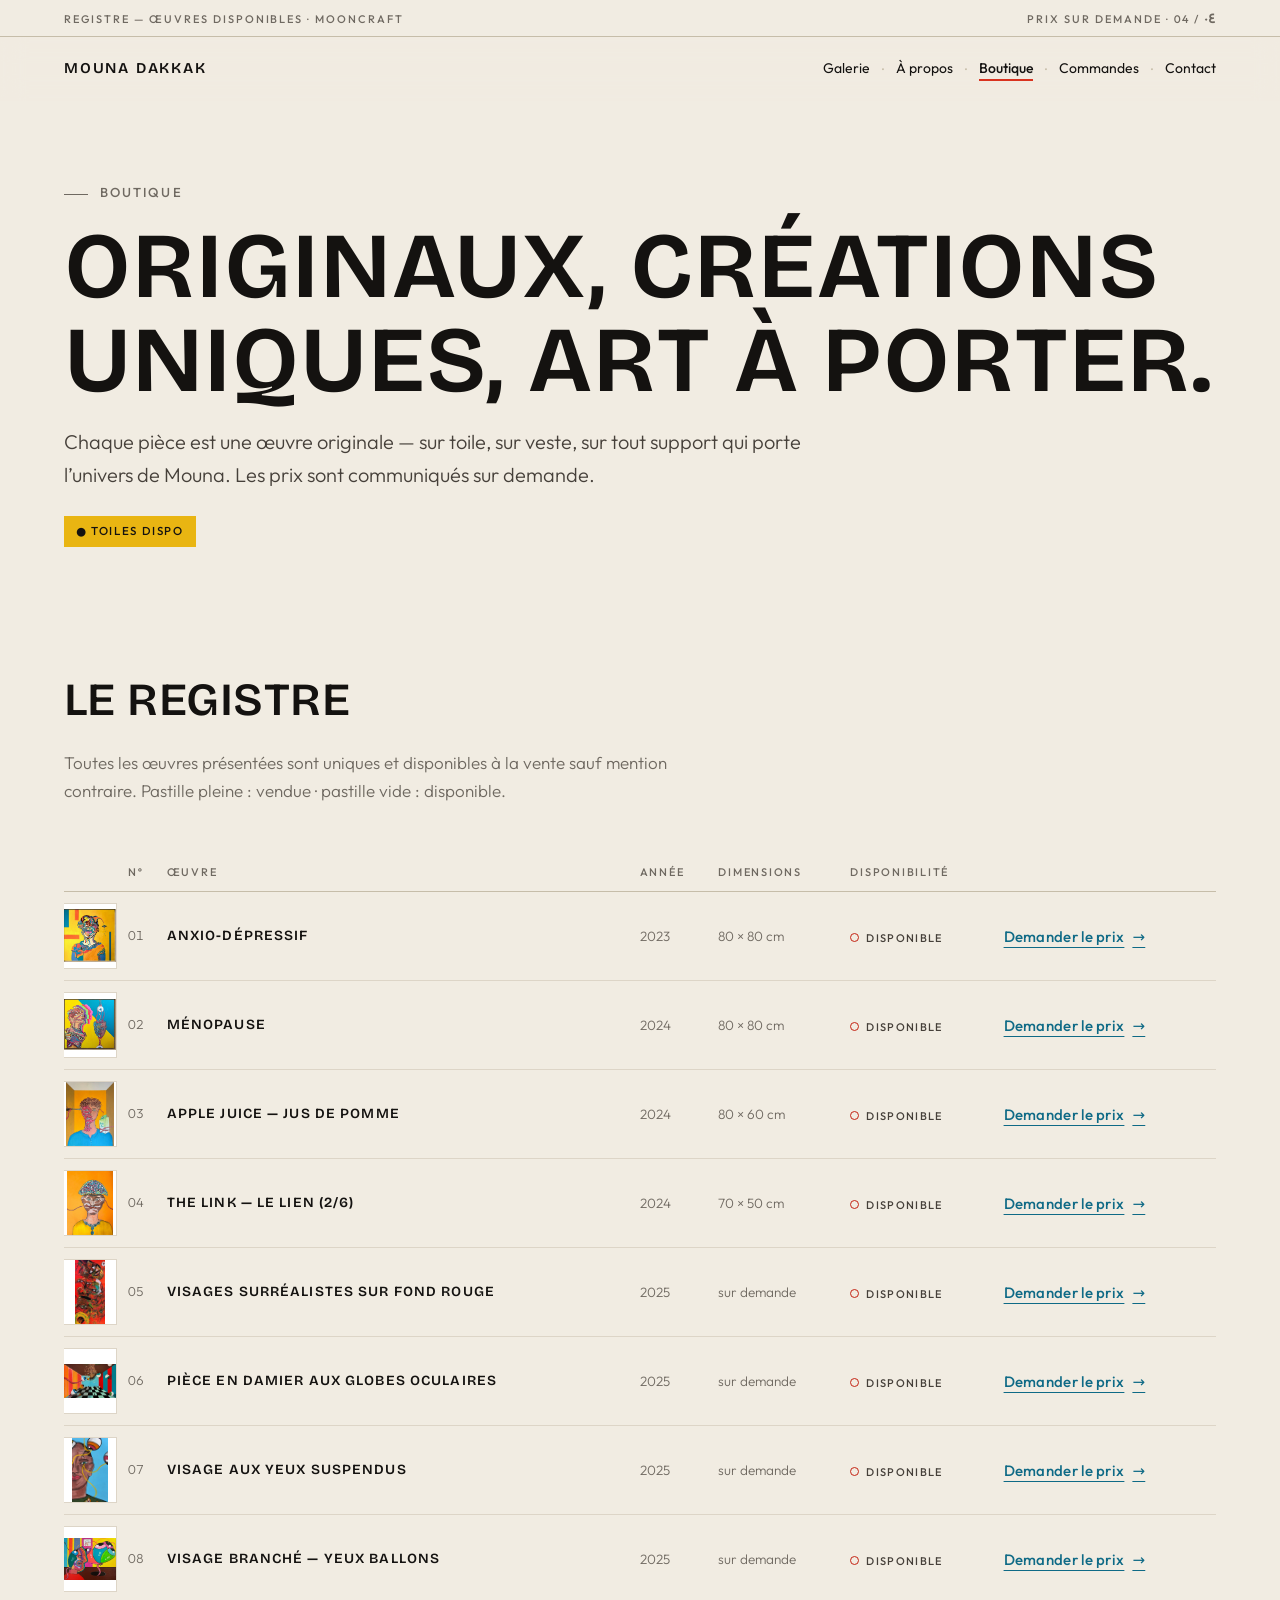
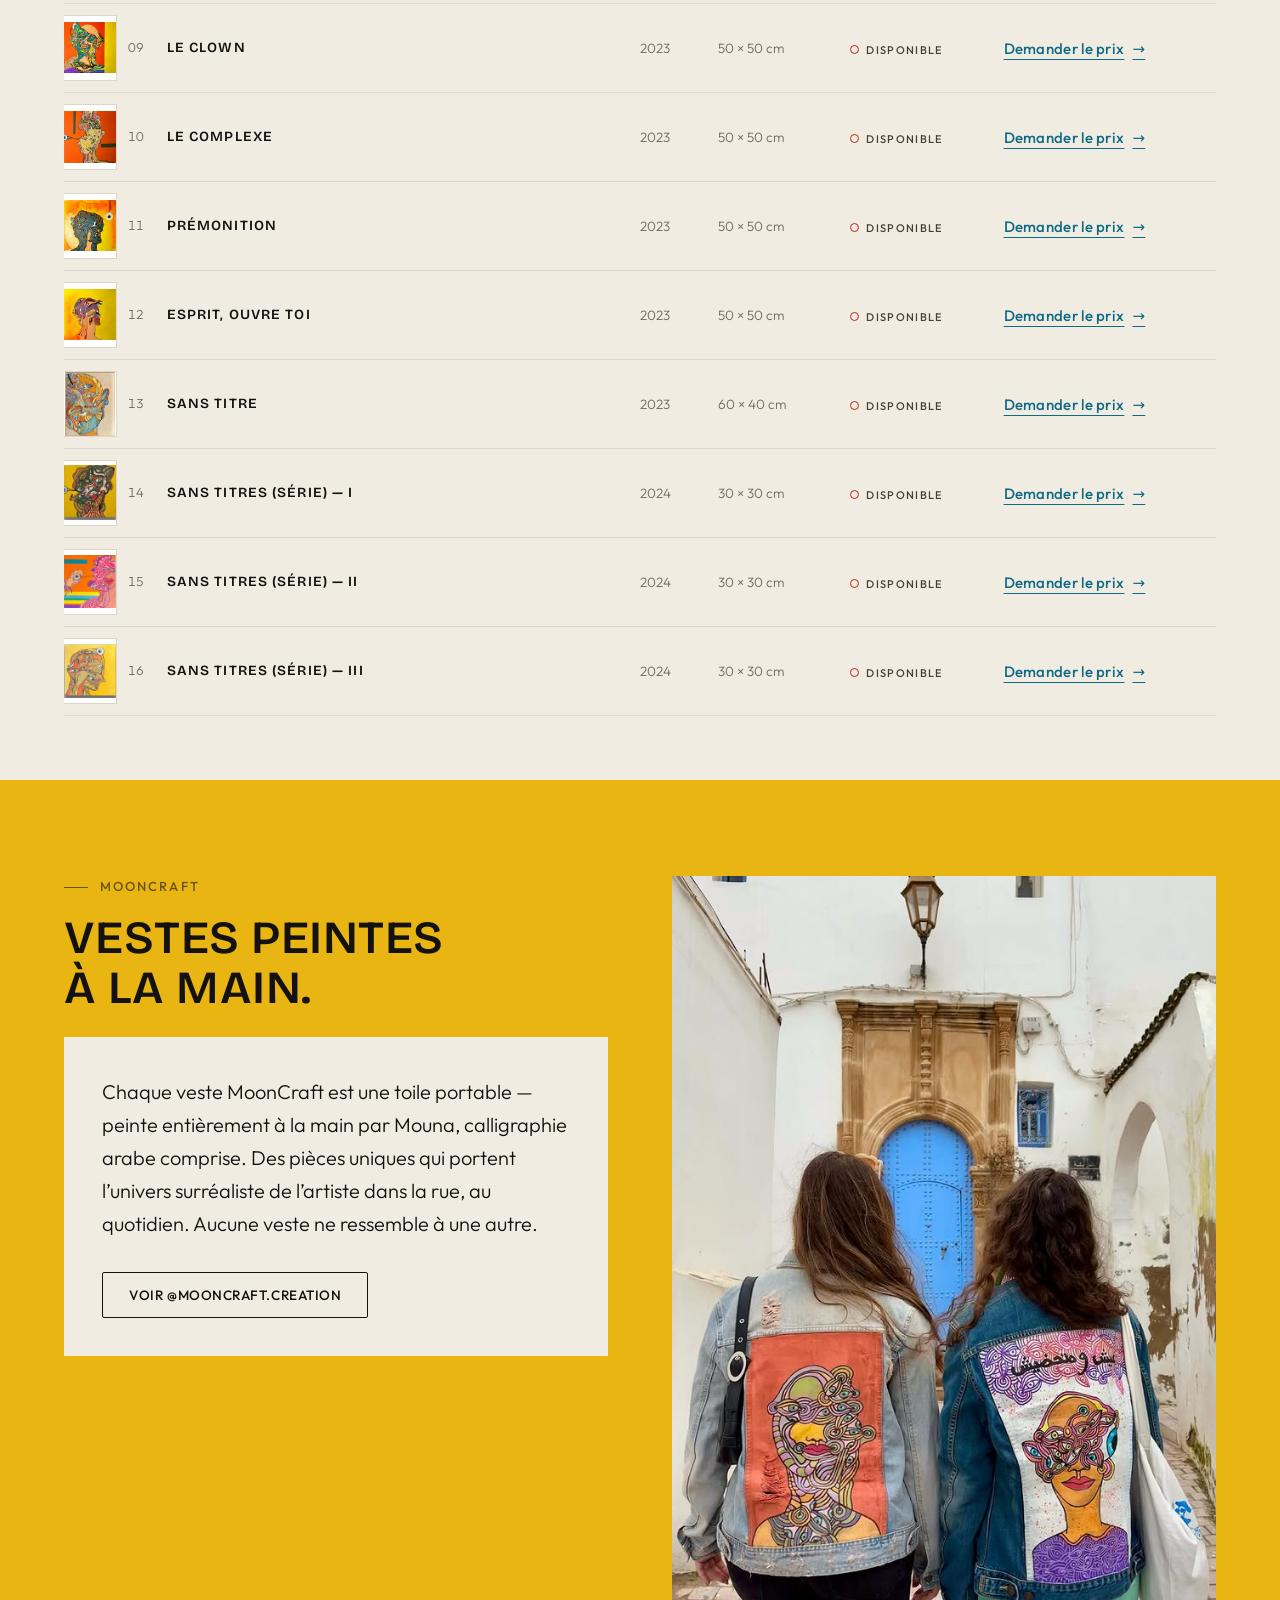
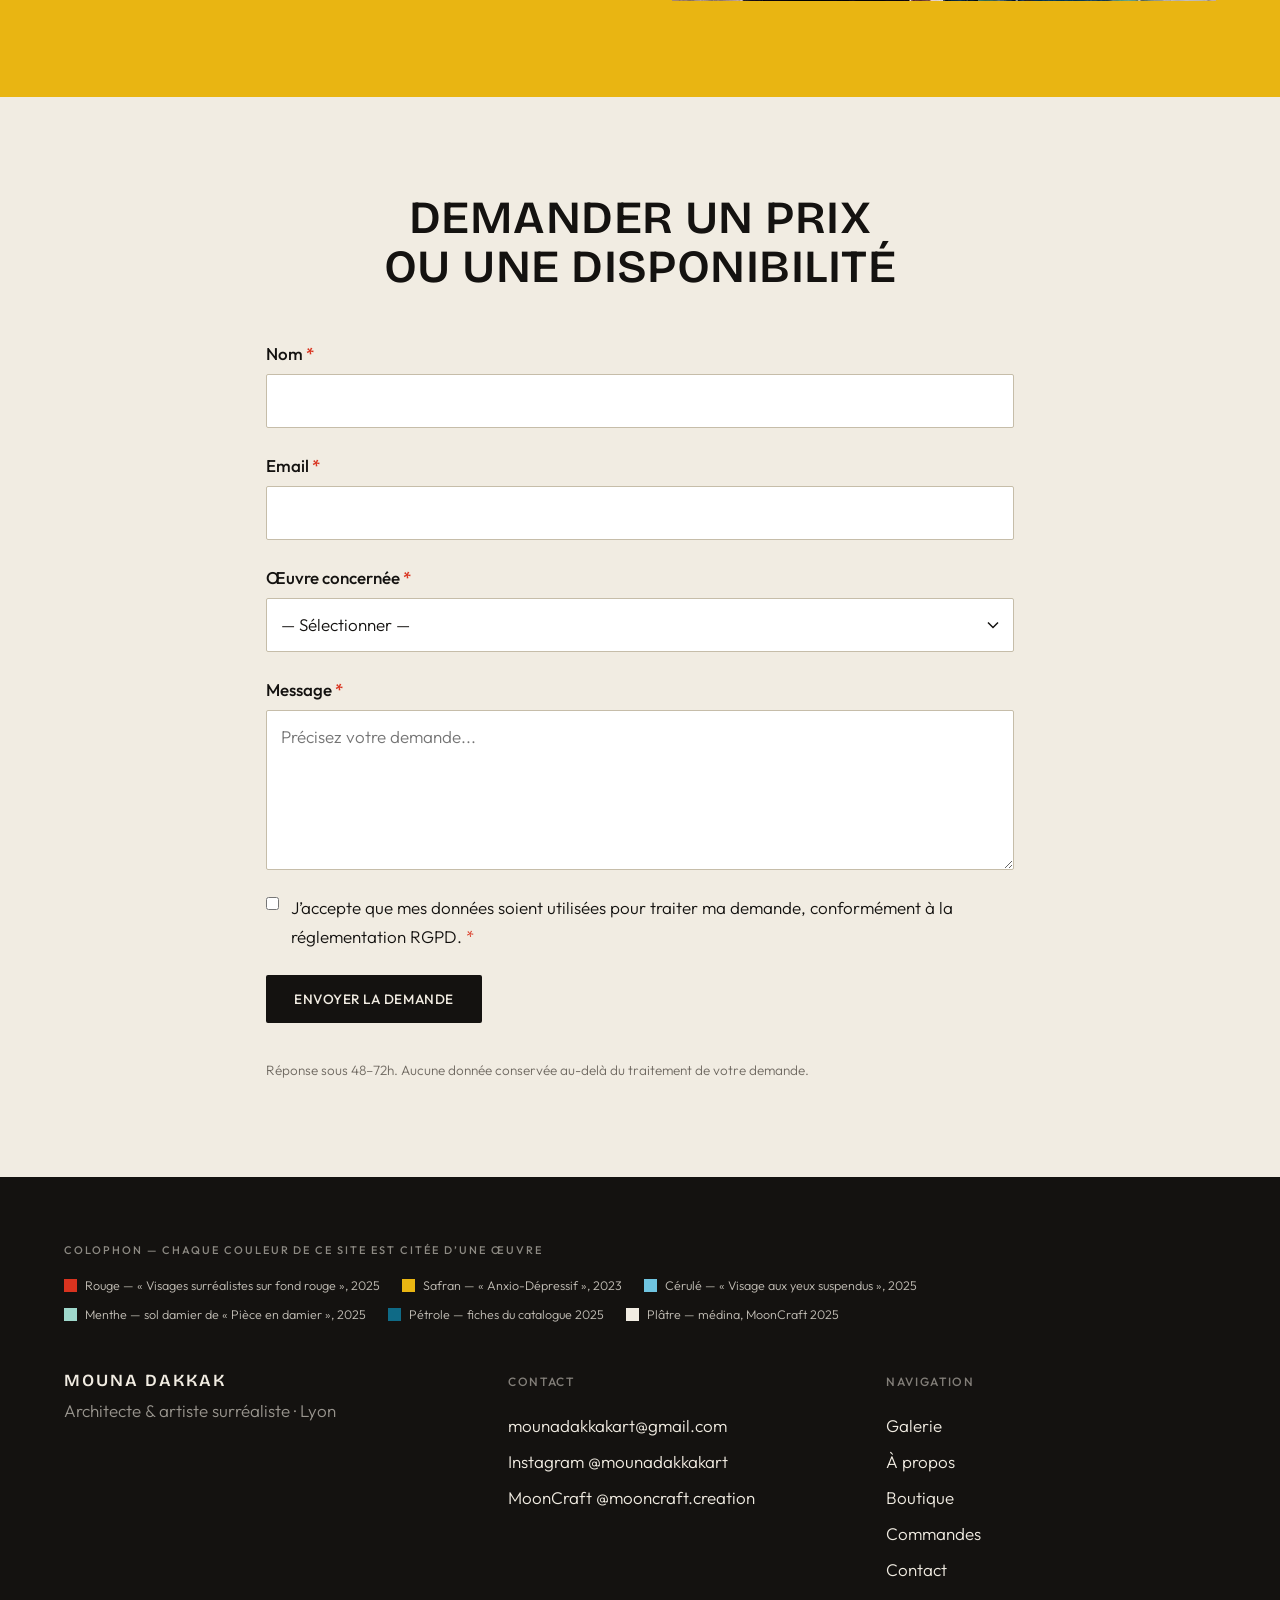
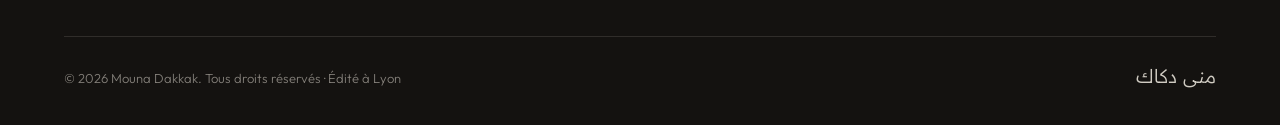
<file: boutique.html>
<!DOCTYPE html>
<html lang="fr" class="js">
<head>
  <meta charset="UTF-8">
  <meta name="viewport" content="width=device-width, initial-scale=1.0">
  <title>Boutique — Mouna Dakkak | &OElig;uvres &amp; MoonCraft</title>
  <meta name="description" content="Boutique de Mouna Dakkak — registre des œuvres originales disponibles, vestes peintes à la main MoonCraft. Prix communiqués sur demande.">
  <link rel="canonical" href="https://mounadakkak.art/boutique.html">
  <meta property="og:title" content="Boutique — Mouna Dakkak | Œuvres &amp; MoonCraft">
  <meta property="og:description" content="Originaux, créations uniques, art à porter — le registre des œuvres disponibles.">
  <meta property="og:image" content="https://mounadakkak.art/assets/img/plates/anxio-depressif.jpg">
  <meta property="og:type" content="website">
  <meta name="twitter:card" content="summary_large_image">
  <link rel="preload" as="font" type="font/woff2" href="assets/fonts/bricolage-grotesque-latin-wght-normal.woff2" crossorigin>
  <link rel="preload" as="font" type="font/woff2" href="assets/fonts/outfit-normal.woff2" crossorigin>
  <link rel="icon" type="image/svg+xml" href="assets/img/favicon.svg">
  <link rel="stylesheet" href="assets/css/main.css">
</head>
<body>
  <a href="#main" class="skip-link">Aller au contenu principal</a>

  <div class="filet-courant">
    <div class="filet-courant__inner">
      <span>Registre — &oelig;uvres disponibles &middot; MoonCraft</span>
      <span class="folio">Prix sur demande &middot; 04 / <span lang="ar" dir="rtl">٠٤</span></span>
    </div>
  </div>

  <header class="site-header" data-scrolled="false">
    <div class="header-inner">
      <div class="wordmark"><a href="index.html">Mouna Dakkak</a></div>
      <nav class="nav-desktop" aria-label="Principal">
        <ul>
          <li><a href="galerie.html">Galerie</a><span class="nav-sep">&middot;</span></li>
          <li><a href="a-propos.html">&Agrave; propos</a><span class="nav-sep">&middot;</span></li>
          <li><a href="boutique.html" aria-current="page">Boutique</a><span class="nav-sep">&middot;</span></li>
          <li><a href="commandes.html">Commandes</a><span class="nav-sep">&middot;</span></li>
          <li><a href="contact.html">Contact</a></li>
        </ul>
      </nav>
      <button class="nav-toggle" aria-expanded="false" aria-controls="nav-mobile" aria-label="Menu de navigation">
        <span></span><span></span>
      </button>
    </div>
  </header>

  <div class="nav-mobile" id="nav-mobile" aria-hidden="true">
    <button class="nav-toggle nav-toggle--close" aria-expanded="true" aria-controls="nav-mobile" aria-label="Fermer le menu">
      <span></span><span></span>
    </button>
    <a href="galerie.html">Galerie</a>
    <a href="a-propos.html">&Agrave; propos</a>
    <a href="boutique.html">Boutique</a>
    <a href="commandes.html">Commandes</a>
    <a href="contact.html">Contact</a>
  </div>

  <main id="main">
    <section class="page-header" aria-labelledby="boutique-titre">
      <p class="eyebrow">Boutique</p>
      <h1 id="boutique-titre">Originaux, cr&eacute;ations uniques, art &agrave; porter.</h1>
      <p class="lede">Chaque pi&egrave;ce est une &oelig;uvre originale — sur toile, sur veste, sur tout support qui porte l&rsquo;univers de Mouna. Les prix sont communiqu&eacute;s sur demande.</p>
      <p class="mt-5"><span class="badge-dispo">&#9679;&nbsp;Toiles dispo</span></p>
    </section>

    <!-- Registre d'inventaire -->
    <section class="section--serree" aria-labelledby="registre-titre">
      <div class="section-inner">
        <h2 id="registre-titre" class="mb-5">Le registre</h2>
        <p class="muted mb-7" style="max-width:60ch;">Toutes les &oelig;uvres pr&eacute;sent&eacute;es sont uniques et disponibles &agrave; la vente sauf mention contraire. Pastille pleine&nbsp;: vendue&nbsp;&middot; pastille vide&nbsp;: disponible.</p>
        <div class="scroll-x" data-reveal>
          <table class="registre">
            <thead>
              <tr>
                <th class="vignette"></th>
                <th>N&ordm;</th>
                <th>&OElig;uvre</th>
                <th>Ann&eacute;e</th>
                <th>Dimensions</th>
                <th>Disponibilit&eacute;</th>
                <th></th>
              </tr>
            </thead>
            <tbody>
              <tr>
                <td class="vignette"><a href="galerie.html?oeuvre=anxio-depressif"><img src="assets/img/plates/anxio-depressif.jpg" alt="" width="64" height="64" loading="lazy"></a></td>
                <td class="num">01</td>
                <td class="titre-oeuvre">Anxio-D&eacute;pressif</td>
                <td class="meta">2023</td>
                <td class="meta">80 &times; 80 cm</td>
                <td><span class="fiche__dispo"><span class="pastille"></span> Disponible</span></td>
                <td class="demande"><a class="btn btn--lien" href="contact.html#form">Demander le prix <span class="arrow">&rarr;</span></a></td>
              </tr>
              <tr>
                <td class="vignette"><a href="galerie.html?oeuvre=menopause"><img src="assets/img/plates/menopause.jpg" alt="" width="64" height="64" loading="lazy"></a></td>
                <td class="num">02</td>
                <td class="titre-oeuvre">M&eacute;nopause</td>
                <td class="meta">2024</td>
                <td class="meta">80 &times; 80 cm</td>
                <td><span class="fiche__dispo"><span class="pastille"></span> Disponible</span></td>
                <td class="demande"><a class="btn btn--lien" href="contact.html#form">Demander le prix <span class="arrow">&rarr;</span></a></td>
              </tr>
              <tr>
                <td class="vignette"><a href="galerie.html?oeuvre=apple-juice"><img src="assets/img/plates/apple-juice.jpg" alt="" width="64" height="64" loading="lazy"></a></td>
                <td class="num">03</td>
                <td class="titre-oeuvre">Apple Juice — Jus de Pomme</td>
                <td class="meta">2024</td>
                <td class="meta">80 &times; 60 cm</td>
                <td><span class="fiche__dispo"><span class="pastille"></span> Disponible</span></td>
                <td class="demande"><a class="btn btn--lien" href="contact.html#form">Demander le prix <span class="arrow">&rarr;</span></a></td>
              </tr>
              <tr>
                <td class="vignette"><a href="galerie.html?oeuvre=the-link"><img src="assets/img/plates/the-link.jpg" alt="" width="64" height="64" loading="lazy"></a></td>
                <td class="num">04</td>
                <td class="titre-oeuvre">The Link — Le Lien (2/6)</td>
                <td class="meta">2024</td>
                <td class="meta">70 &times; 50 cm</td>
                <td><span class="fiche__dispo"><span class="pastille"></span> Disponible</span></td>
                <td class="demande"><a class="btn btn--lien" href="contact.html#form">Demander le prix <span class="arrow">&rarr;</span></a></td>
              </tr>
              <tr>
                <td class="vignette"><a href="galerie.html?oeuvre=visages-fond-rouge"><img src="assets/img/plates/visages-fond-rouge.jpg" alt="" width="64" height="64" loading="lazy"></a></td>
                <td class="num">05</td>
                <td class="titre-oeuvre">Visages surr&eacute;alistes sur fond rouge</td>
                <td class="meta">2025</td>
                <td class="meta">sur demande</td>
                <td><span class="fiche__dispo"><span class="pastille"></span> Disponible</span></td>
                <td class="demande"><a class="btn btn--lien" href="contact.html#form">Demander le prix <span class="arrow">&rarr;</span></a></td>
              </tr>
              <tr>
                <td class="vignette"><a href="galerie.html?oeuvre=piece-en-damier"><img src="assets/img/ig-04.jpg" alt="" width="64" height="64" loading="lazy"></a></td>
                <td class="num">06</td>
                <td class="titre-oeuvre">Pi&egrave;ce en damier aux globes oculaires</td>
                <td class="meta">2025</td>
                <td class="meta">sur demande</td>
                <td><span class="fiche__dispo"><span class="pastille"></span> Disponible</span></td>
                <td class="demande"><a class="btn btn--lien" href="contact.html#form">Demander le prix <span class="arrow">&rarr;</span></a></td>
              </tr>
              <tr>
                <td class="vignette"><a href="galerie.html?oeuvre=yeux-suspendus"><img src="assets/img/ig-12.jpg" alt="" width="64" height="64" loading="lazy"></a></td>
                <td class="num">07</td>
                <td class="titre-oeuvre">Visage aux yeux suspendus</td>
                <td class="meta">2025</td>
                <td class="meta">sur demande</td>
                <td><span class="fiche__dispo"><span class="pastille"></span> Disponible</span></td>
                <td class="demande"><a class="btn btn--lien" href="contact.html#form">Demander le prix <span class="arrow">&rarr;</span></a></td>
              </tr>
              <tr>
                <td class="vignette"><a href="galerie.html?oeuvre=visage-branche"><img src="assets/img/ig-10.jpg" alt="" width="64" height="64" loading="lazy"></a></td>
                <td class="num">08</td>
                <td class="titre-oeuvre">Visage branch&eacute; — yeux ballons</td>
                <td class="meta">2025</td>
                <td class="meta">sur demande</td>
                <td><span class="fiche__dispo"><span class="pastille"></span> Disponible</span></td>
                <td class="demande"><a class="btn btn--lien" href="contact.html#form">Demander le prix <span class="arrow">&rarr;</span></a></td>
              </tr>
              <tr>
                <td class="vignette"><a href="galerie.html?oeuvre=le-clown"><img src="assets/img/plates/le-clown.jpg" alt="" width="64" height="64" loading="lazy"></a></td>
                <td class="num">09</td>
                <td class="titre-oeuvre">Le Clown</td>
                <td class="meta">2023</td>
                <td class="meta">50 &times; 50 cm</td>
                <td><span class="fiche__dispo"><span class="pastille"></span> Disponible</span></td>
                <td class="demande"><a class="btn btn--lien" href="contact.html#form">Demander le prix <span class="arrow">&rarr;</span></a></td>
              </tr>
              <tr>
                <td class="vignette"><a href="galerie.html?oeuvre=le-complexe"><img src="assets/img/plates/le-complexe.jpg" alt="" width="64" height="64" loading="lazy"></a></td>
                <td class="num">10</td>
                <td class="titre-oeuvre">Le Complexe</td>
                <td class="meta">2023</td>
                <td class="meta">50 &times; 50 cm</td>
                <td><span class="fiche__dispo"><span class="pastille"></span> Disponible</span></td>
                <td class="demande"><a class="btn btn--lien" href="contact.html#form">Demander le prix <span class="arrow">&rarr;</span></a></td>
              </tr>
              <tr>
                <td class="vignette"><a href="galerie.html?oeuvre=premonition"><img src="assets/img/plates/premonition.jpg" alt="" width="64" height="64" loading="lazy"></a></td>
                <td class="num">11</td>
                <td class="titre-oeuvre">Pr&eacute;monition</td>
                <td class="meta">2023</td>
                <td class="meta">50 &times; 50 cm</td>
                <td><span class="fiche__dispo"><span class="pastille"></span> Disponible</span></td>
                <td class="demande"><a class="btn btn--lien" href="contact.html#form">Demander le prix <span class="arrow">&rarr;</span></a></td>
              </tr>
              <tr>
                <td class="vignette"><a href="galerie.html?oeuvre=esprit-ouvre-toi"><img src="assets/img/plates/esprit-ouvre-toi.jpg" alt="" width="64" height="64" loading="lazy"></a></td>
                <td class="num">12</td>
                <td class="titre-oeuvre">Esprit, Ouvre Toi</td>
                <td class="meta">2023</td>
                <td class="meta">50 &times; 50 cm</td>
                <td><span class="fiche__dispo"><span class="pastille"></span> Disponible</span></td>
                <td class="demande"><a class="btn btn--lien" href="contact.html#form">Demander le prix <span class="arrow">&rarr;</span></a></td>
              </tr>
              <tr>
                <td class="vignette"><a href="galerie.html?oeuvre=sans-titre-60x40"><img src="assets/img/plates/sans-titre-60x40.jpg" alt="" width="64" height="64" loading="lazy"></a></td>
                <td class="num">13</td>
                <td class="titre-oeuvre">Sans Titre</td>
                <td class="meta">2023</td>
                <td class="meta">60 &times; 40 cm</td>
                <td><span class="fiche__dispo"><span class="pastille"></span> Disponible</span></td>
                <td class="demande"><a class="btn btn--lien" href="contact.html#form">Demander le prix <span class="arrow">&rarr;</span></a></td>
              </tr>
              <tr>
                <td class="vignette"><a href="galerie.html?oeuvre=serie-sans-titres-1"><img src="assets/img/plates/serie-sans-titres-a.jpg" alt="" width="64" height="64" loading="lazy"></a></td>
                <td class="num">14</td>
                <td class="titre-oeuvre">Sans Titres (s&eacute;rie) — I</td>
                <td class="meta">2024</td>
                <td class="meta">30 &times; 30 cm</td>
                <td><span class="fiche__dispo"><span class="pastille"></span> Disponible</span></td>
                <td class="demande"><a class="btn btn--lien" href="contact.html#form">Demander le prix <span class="arrow">&rarr;</span></a></td>
              </tr>
              <tr>
                <td class="vignette"><a href="galerie.html?oeuvre=serie-sans-titres-2"><img src="assets/img/plates/serie-sans-titres-b.jpg" alt="" width="64" height="64" loading="lazy"></a></td>
                <td class="num">15</td>
                <td class="titre-oeuvre">Sans Titres (s&eacute;rie) — II</td>
                <td class="meta">2024</td>
                <td class="meta">30 &times; 30 cm</td>
                <td><span class="fiche__dispo"><span class="pastille"></span> Disponible</span></td>
                <td class="demande"><a class="btn btn--lien" href="contact.html#form">Demander le prix <span class="arrow">&rarr;</span></a></td>
              </tr>
              <tr>
                <td class="vignette"><a href="galerie.html?oeuvre=serie-sans-titres-3"><img src="assets/img/plates/serie-sans-titres-c.jpg" alt="" width="64" height="64" loading="lazy"></a></td>
                <td class="num">16</td>
                <td class="titre-oeuvre">Sans Titres (s&eacute;rie) — III</td>
                <td class="meta">2024</td>
                <td class="meta">30 &times; 30 cm</td>
                <td><span class="fiche__dispo"><span class="pastille"></span> Disponible</span></td>
                <td class="demande"><a class="btn btn--lien" href="contact.html#form">Demander le prix <span class="arrow">&rarr;</span></a></td>
              </tr>
            </tbody>
          </table>
        </div>
      </div>
    </section>

    <!-- MoonCraft : le champ fort de la page -->
    <section class="section champ champ--safran" id="mooncraft" aria-labelledby="mooncraft-titre">
      <div class="section-inner two-col" data-reveal>
        <div>
          <p class="eyebrow" style="color:rgba(20,18,16,.6);">MoonCraft</p>
          <h2 id="mooncraft-titre">Vestes peintes &agrave; la main.</h2>
          <div class="encart">
            <p style="font-size:var(--fs-body-lg); max-width:52ch; margin:0;">Chaque veste MoonCraft est une toile portable — peinte enti&egrave;rement &agrave; la main par Mouna, calligraphie arabe comprise. Des pi&egrave;ces uniques qui portent l&rsquo;univers surr&eacute;aliste de l&rsquo;artiste dans la rue, au quotidien. Aucune veste ne ressemble &agrave; une autre.</p>
            <p class="mt-6" style="margin-bottom:0;"><a href="https://www.instagram.com/mooncraft.creation/" class="btn btn--ghost" rel="noopener" target="_blank">Voir @mooncraft.creation</a></p>
          </div>
        </div>
        <div>
          <img src="assets/img/ig-11.jpg" alt="Deux vestes en jean peintes &agrave; la main — visages surr&eacute;alistes et calligraphie arabe — port&eacute;es devant une porte bleue de m&eacute;dina" width="640" height="853" loading="lazy" decoding="async">
        </div>
      </div>
    </section>

    <!-- Formulaire prix -->
    <section class="section" id="prix-form" aria-labelledby="prix-form-titre">
      <div class="section-mesure" data-reveal>
        <h2 id="prix-form-titre" class="text-center">Demander un prix ou une disponibilit&eacute;</h2>
        <form class="form mt-7" aria-label="Demande de prix">
          <div class="form-field">
            <label for="prix-nom">Nom <span class="required">*</span></label>
            <input type="text" id="prix-nom" name="nom" required autocomplete="name">
            <span class="field-error">Ce champ est requis.</span>
          </div>
          <div class="form-field">
            <label for="prix-email">Email <span class="required">*</span></label>
            <input type="email" id="prix-email" name="email" required autocomplete="email">
            <span class="field-error">Veuillez saisir un email valide.</span>
          </div>
          <div class="form-field">
            <label for="prix-oeuvre">&OElig;uvre concern&eacute;e <span class="required">*</span></label>
            <select id="prix-oeuvre" name="oeuvre" required>
              <option value="">— S&eacute;lectionner —</option>
              <option value="Anxio-Dépressif (2023)">Anxio-D&eacute;pressif (2023)</option>
              <option value="Ménopause (2024)">M&eacute;nopause (2024)</option>
              <option value="Apple Juice — Jus de Pomme (2024)">Apple Juice — Jus de Pomme (2024)</option>
              <option value="The Link — Le Lien (2024)">The Link — Le Lien (2024)</option>
              <option value="Visages surréalistes sur fond rouge (2025)">Visages surr&eacute;alistes sur fond rouge (2025)</option>
              <option value="Pièce en damier aux globes oculaires (2025)">Pi&egrave;ce en damier aux globes oculaires (2025)</option>
              <option value="Visage aux yeux suspendus (2025)">Visage aux yeux suspendus (2025)</option>
              <option value="Visage branché — yeux ballons (2025)">Visage branch&eacute; — yeux ballons (2025)</option>
              
              <option value="Le Clown (2023)">Le Clown (2023)</option>
              <option value="Le Complexe (2023)">Le Complexe (2023)</option>
              <option value="Prémonition (2023)">Pr&eacute;monition (2023)</option>
              <option value="Esprit, Ouvre Toi (2023)">Esprit, Ouvre Toi (2023)</option>
              <option value="Sans Titre, 60 × 40 (2023)">Sans Titre, 60&nbsp;&times;&nbsp;40 (2023)</option>
              <option value="Sans Titres, série 30 × 30 (2024)">Sans Titres, s&eacute;rie 30&nbsp;&times;&nbsp;30 (2024)</option>
              <option value="Création digitale (2024)">Cr&eacute;ation digitale (2024)</option>
              <option value="Veste MoonCraft">Veste MoonCraft</option>
              <option value="Autre / Commande sur mesure">Autre / Commande sur mesure</option>
            </select>
            <span class="field-error">Veuillez s&eacute;lectionner une &oelig;uvre.</span>
          </div>
          <div class="form-field">
            <label for="prix-message">Message <span class="required">*</span></label>
            <textarea id="prix-message" name="message" required placeholder="Pr&eacute;cisez votre demande..."></textarea>
            <span class="field-error">Ce champ est requis.</span>
          </div>
          <div class="form-field">
            <label class="checkbox-label">
              <input type="checkbox" name="rgpd" required>
              <span>J&rsquo;accepte que mes donn&eacute;es soient utilis&eacute;es pour traiter ma demande, conform&eacute;ment &agrave; la r&eacute;glementation RGPD. <span class="required">*</span></span>
            </label>
            <span class="field-error">Vous devez accepter le traitement de vos donn&eacute;es.</span>
          </div>
          <div class="form-actions">
            <button type="submit" class="btn btn--primary">Envoyer la demande</button>
          </div>
          <div class="form-confirmation" style="display:none;" role="status"></div>
          <p class="form-note">R&eacute;ponse sous 48–72h. Aucune donn&eacute;e conserv&eacute;e au-del&agrave; du traitement de votre demande.</p>
        </form>
      </div>
    </section>
  </main>

  <footer class="site-footer">
    <div class="footer-inner">
      <div class="colophon-titre">Colophon — chaque couleur de ce site est cit&eacute;e d&rsquo;une &oelig;uvre</div>
      <div class="colophon-nuancier">
        <span><i style="background:#d9331f"></i>Rouge — &laquo;&nbsp;Visages surr&eacute;alistes sur fond rouge&nbsp;&raquo;, 2025</span>
        <span><i style="background:#e9b512"></i>Safran — &laquo;&nbsp;Anxio-D&eacute;pressif&nbsp;&raquo;, 2023</span>
        <span><i style="background:#6fc4e0"></i>C&eacute;rul&eacute; — &laquo;&nbsp;Visage aux yeux suspendus&nbsp;&raquo;, 2025</span>
        <span><i style="background:#9fd8cc"></i>Menthe — sol damier de &laquo;&nbsp;Pi&egrave;ce en damier&nbsp;&raquo;, 2025</span>
        <span><i style="background:#0f6a86"></i>P&eacute;trole — fiches du catalogue 2025</span>
        <span><i style="background:#f1ece2"></i>Pl&acirc;tre — m&eacute;dina, MoonCraft 2025</span>
      </div>
      <div class="footer-grid">
        <div class="footer-brand">
          <span class="wordmark">Mouna Dakkak</span>
          <p>Architecte &amp; artiste surr&eacute;aliste &middot; Lyon</p>
        </div>
        <div class="footer-contact">
          <h4>Contact</h4>
          <a href="mailto:mounadakkakart@gmail.com">mounadakkakart@gmail.com</a>
          <a href="https://www.instagram.com/mounadakkakart/" rel="noopener" target="_blank">Instagram @mounadakkakart</a>
          <a href="https://www.instagram.com/mooncraft.creation/" rel="noopener" target="_blank">MoonCraft @mooncraft.creation</a>
        </div>
        <div class="footer-nav">
          <h4>Navigation</h4>
          <a href="galerie.html">Galerie</a>
          <a href="a-propos.html">&Agrave; propos</a>
          <a href="boutique.html">Boutique</a>
          <a href="commandes.html">Commandes</a>
          <a href="contact.html">Contact</a>
        </div>
      </div>
      <div class="footer-bottom">
        <span>&copy; 2026 Mouna Dakkak. Tous droits r&eacute;serv&eacute;s &middot; &Eacute;dit&eacute; &agrave; Lyon</span>
        <span class="signature-ar" lang="ar" dir="rtl">منى دكاك</span>
      </div>
    </div>
  </footer>

  <script src="assets/js/site.js"></script>
</body>
</html>
</file>
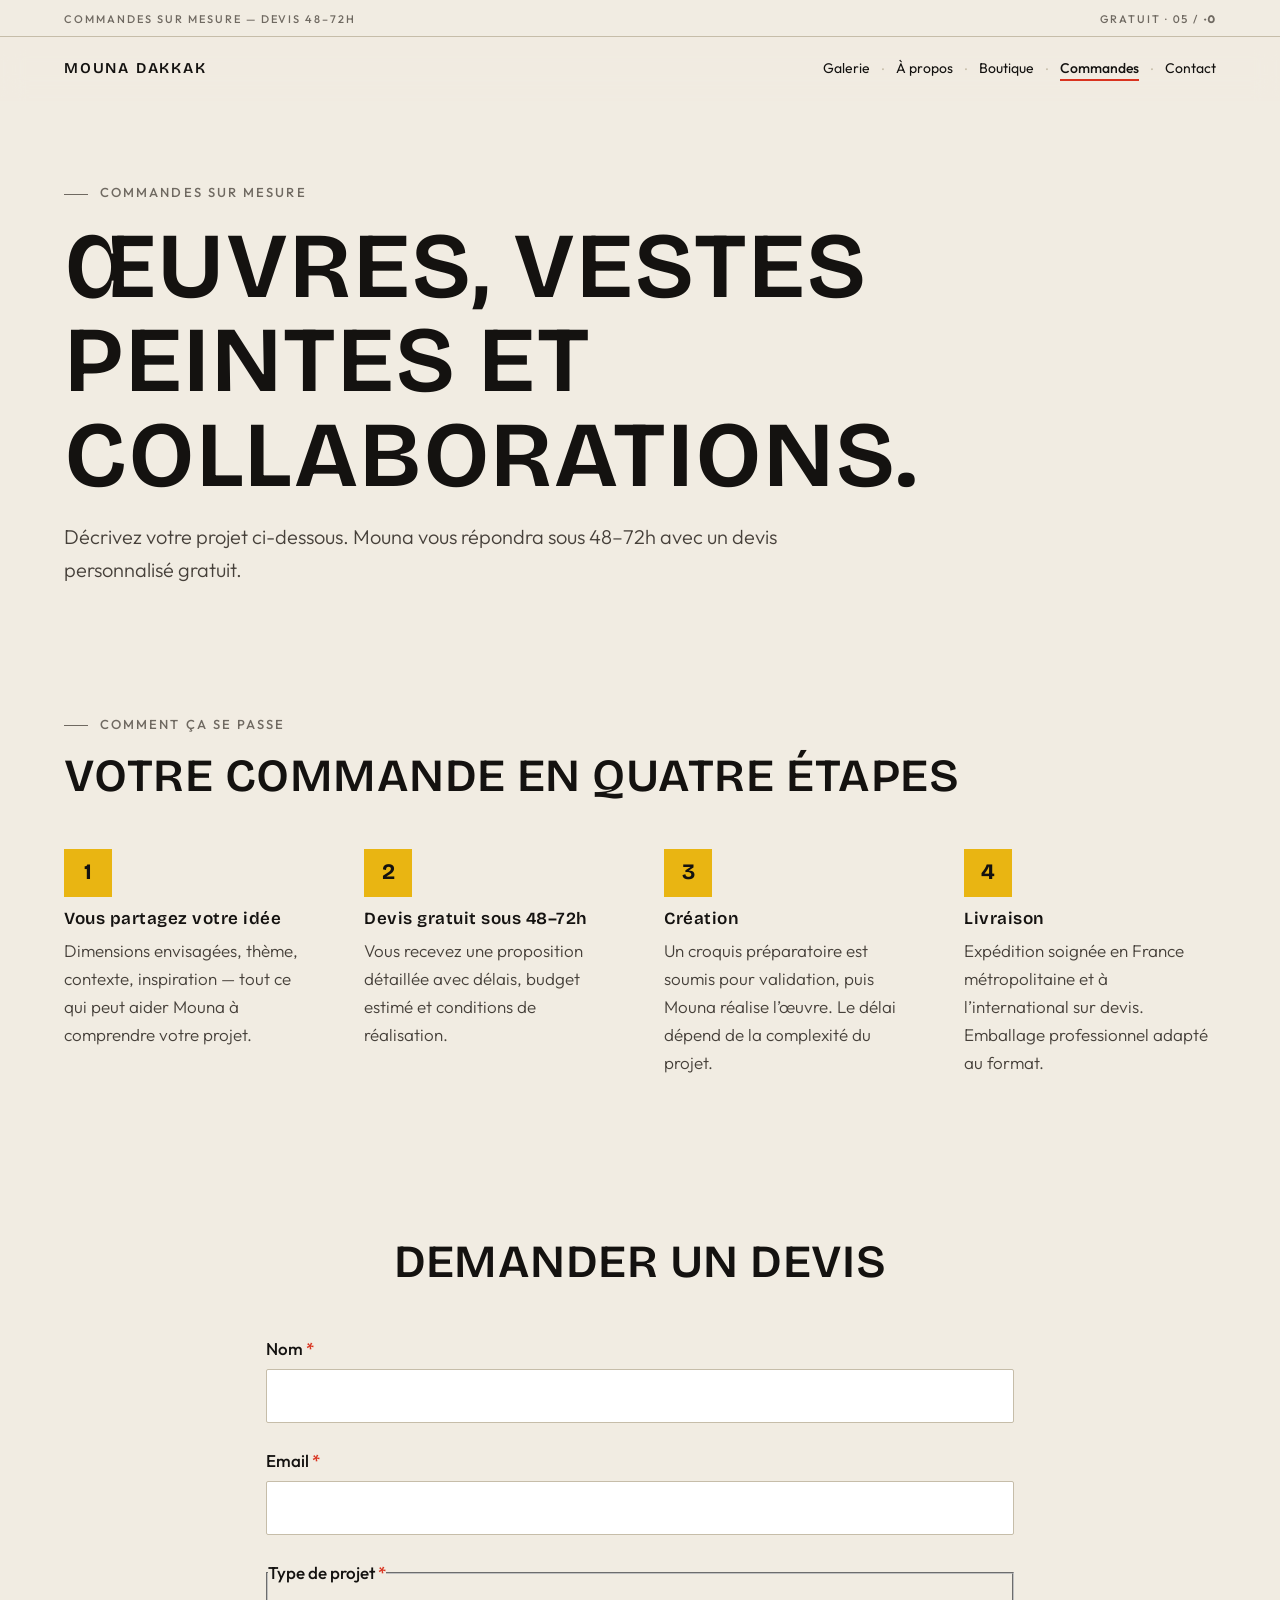
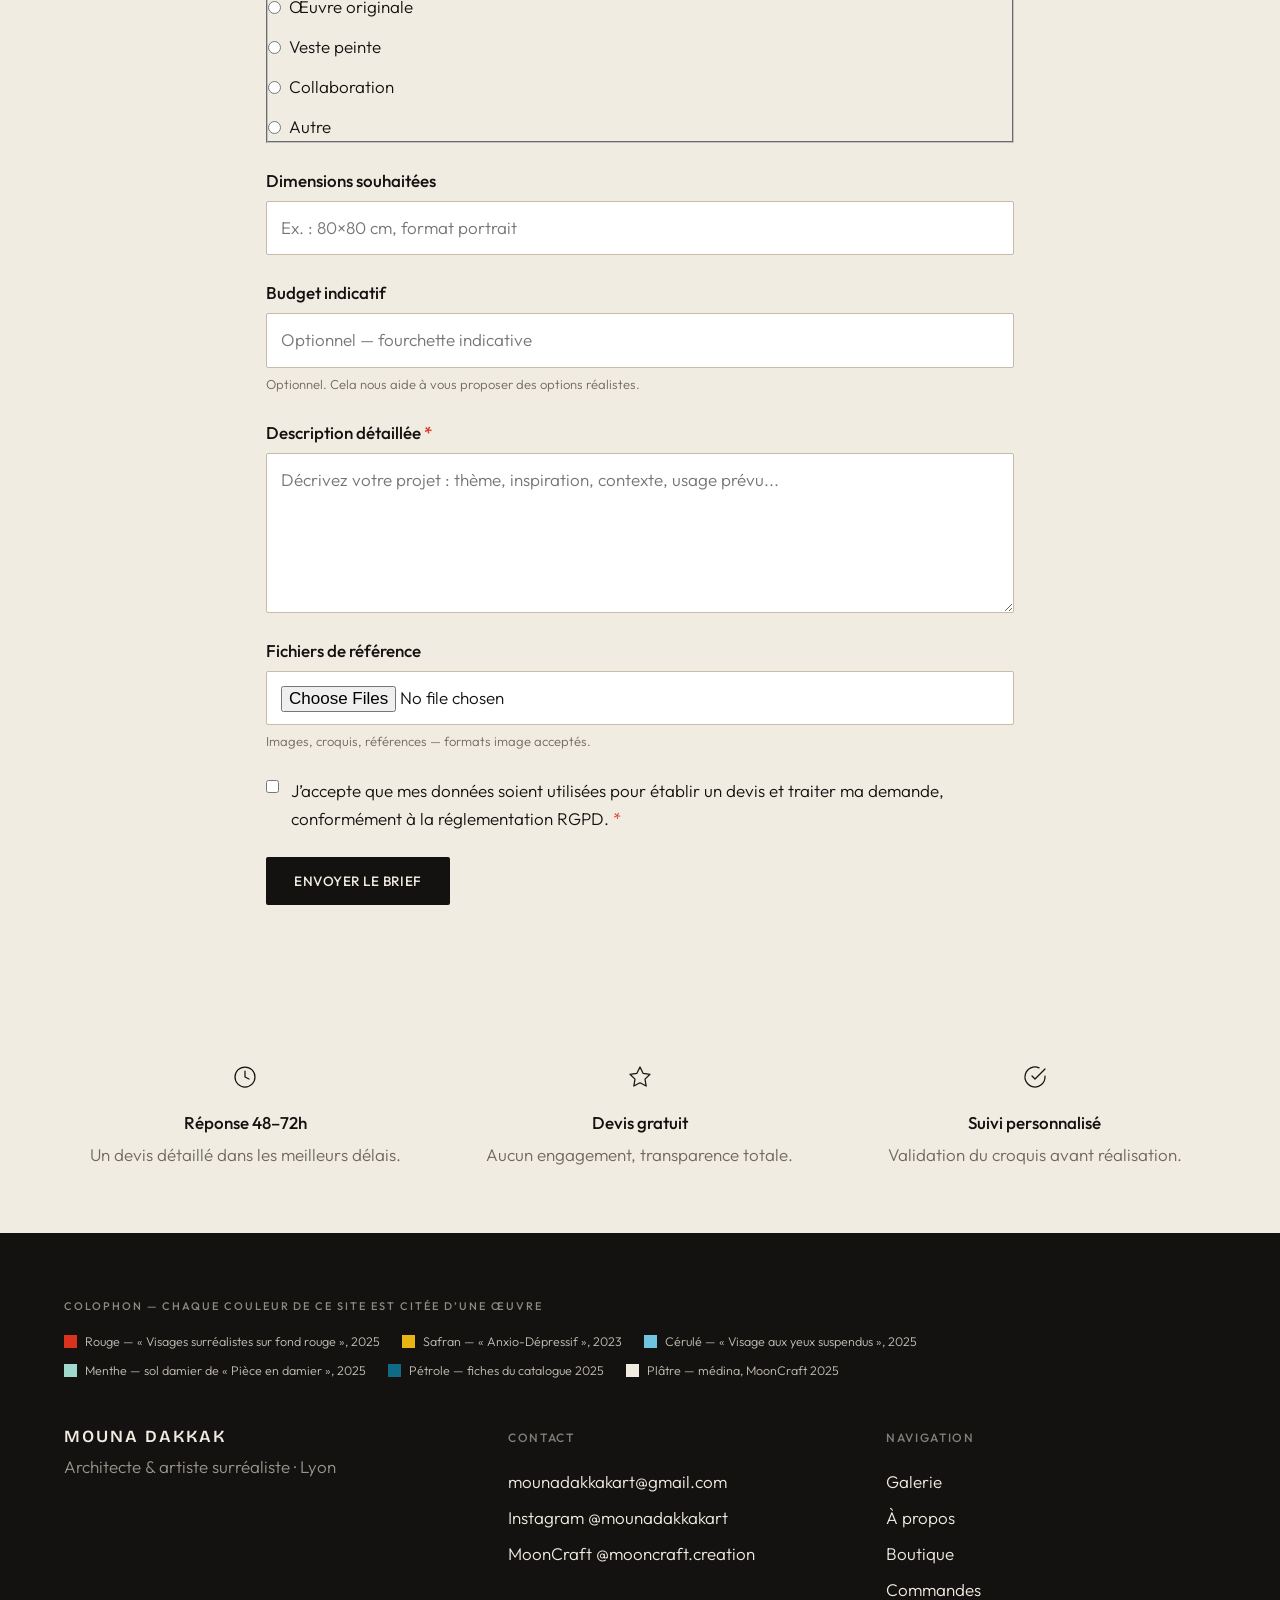
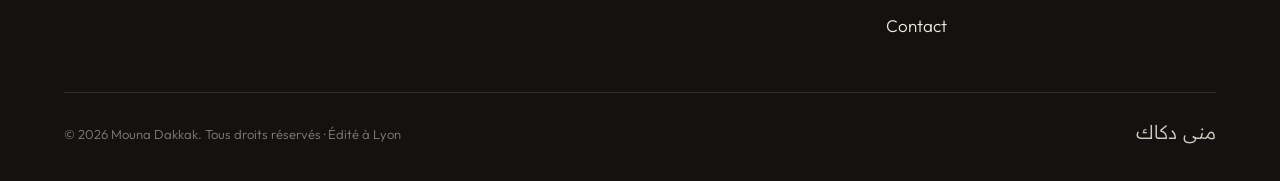
<file: commandes.html>
<!DOCTYPE html>
<html lang="fr" class="js">
<head>
  <meta charset="UTF-8">
  <meta name="viewport" content="width=device-width, initial-scale=1.0">
  <title>Commandes — Mouna Dakkak | Devis sur mesure</title>
  <meta name="description" content="Commandez une œuvre sur mesure, une veste peinte ou une collaboration avec Mouna Dakkak. Devis gratuit sous 48–72h.">
  <link rel="canonical" href="https://mounadakkak.art/commandes.html">
  <meta property="og:title" content="Commandes — Mouna Dakkak | Devis sur mesure">
  <meta property="og:description" content="Œuvres, vestes peintes et collaborations — décrivez votre projet, Mouna vous répond sous 48–72h avec un devis personnalisé gratuit.">
  <meta property="og:image" content="https://mounadakkak.art/assets/img/plates/anxio-depressif.jpg">
  <meta property="og:type" content="website">
  <meta name="twitter:card" content="summary_large_image">
  <link rel="preload" as="font" type="font/woff2" href="assets/fonts/bricolage-grotesque-latin-wght-normal.woff2" crossorigin>
  <link rel="preload" as="font" type="font/woff2" href="assets/fonts/outfit-normal.woff2" crossorigin>
  <link rel="icon" type="image/svg+xml" href="assets/img/favicon.svg">
  <link rel="stylesheet" href="assets/css/main.css">
</head>
<body>
  <a href="#main" class="skip-link">Aller au contenu principal</a>

  <div class="filet-courant">
    <div class="filet-courant__inner">
      <span>Commandes sur mesure — devis 48–72h</span>
      <span class="folio">Gratuit &middot; 05 / <span lang="ar" dir="rtl">٠٥</span></span>
    </div>
  </div>

  <header class="site-header" data-scrolled="false">
    <div class="header-inner">
      <div class="wordmark"><a href="index.html">Mouna Dakkak</a></div>
      <nav class="nav-desktop" aria-label="Principal">
        <ul>
          <li><a href="galerie.html">Galerie</a><span class="nav-sep">&middot;</span></li>
          <li><a href="a-propos.html">&Agrave; propos</a><span class="nav-sep">&middot;</span></li>
          <li><a href="boutique.html">Boutique</a><span class="nav-sep">&middot;</span></li>
          <li><a href="commandes.html" aria-current="page">Commandes</a><span class="nav-sep">&middot;</span></li>
          <li><a href="contact.html">Contact</a></li>
        </ul>
      </nav>
      <button class="nav-toggle" aria-expanded="false" aria-controls="nav-mobile" aria-label="Menu de navigation">
        <span></span><span></span>
      </button>
    </div>
  </header>

  <div class="nav-mobile" id="nav-mobile" aria-hidden="true">
    <button class="nav-toggle nav-toggle--close" aria-expanded="true" aria-controls="nav-mobile" aria-label="Fermer le menu">
      <span></span><span></span>
    </button>
    <a href="galerie.html">Galerie</a>
    <a href="a-propos.html">&Agrave; propos</a>
    <a href="boutique.html">Boutique</a>
    <a href="commandes.html">Commandes</a>
    <a href="contact.html">Contact</a>
  </div>

  <main id="main">
    <section class="page-header" aria-labelledby="commandes-titre">
      <p class="eyebrow">Commandes sur mesure</p>
      <h1 id="commandes-titre">&OElig;uvres, vestes peintes et collaborations.</h1>
      <p class="lede">D&eacute;crivez votre projet ci-dessous. Mouna vous r&eacute;pondra sous 48–72h avec un devis personnalis&eacute; gratuit.</p>
    </section>

    <!-- Étapes -->
    <section class="section--serree" aria-labelledby="etapes-titre" data-reveal>
      <div class="section-inner">
        <p class="eyebrow">Comment &ccedil;a se passe</p>
        <h2 id="etapes-titre" class="mb-7">Votre commande en quatre &eacute;tapes</h2>
        <div class="steps-grid">
          <div class="step-item">
            <div class="step-num">1</div>
            <h3 class="step-title">Vous partagez votre id&eacute;e</h3>
            <p class="step-text">Dimensions envisag&eacute;es, th&egrave;me, contexte, inspiration — tout ce qui peut aider Mouna &agrave; comprendre votre projet.</p>
          </div>
          <div class="step-item">
            <div class="step-num">2</div>
            <h3 class="step-title">Devis gratuit sous 48–72h</h3>
            <p class="step-text">Vous recevez une proposition d&eacute;taill&eacute;e avec d&eacute;lais, budget estim&eacute; et conditions de r&eacute;alisation.</p>
          </div>
          <div class="step-item">
            <div class="step-num">3</div>
            <h3 class="step-title">Cr&eacute;ation</h3>
            <p class="step-text">Un croquis pr&eacute;paratoire est soumis pour validation, puis Mouna r&eacute;alise l&rsquo;&oelig;uvre. Le d&eacute;lai d&eacute;pend de la complexit&eacute; du projet.</p>
          </div>
          <div class="step-item">
            <div class="step-num">4</div>
            <h3 class="step-title">Livraison</h3>
            <p class="step-text">Exp&eacute;dition soign&eacute;e en France m&eacute;tropolitaine et &agrave; l&rsquo;international sur devis. Emballage professionnel adapt&eacute; au format.</p>
          </div>
        </div>
      </div>
    </section>

    <!-- Formulaire devis -->
    <section class="section" aria-labelledby="devis-titre" data-reveal>
      <div class="section-mesure">
        <h2 id="devis-titre" class="text-center">Demander un devis</h2>
        <form class="form mt-7" aria-label="Demande de devis">
          <div class="form-field">
            <label for="devis-nom">Nom <span class="required">*</span></label>
            <input type="text" id="devis-nom" name="nom" required autocomplete="name">
            <span class="field-error">Ce champ est requis.</span>
          </div>
          <div class="form-field">
            <label for="devis-email">Email <span class="required">*</span></label>
            <input type="email" id="devis-email" name="email" required autocomplete="email">
            <span class="field-error">Veuillez saisir un email valide.</span>
          </div>
          <fieldset class="form-field">
            <legend>Type de projet <span class="required">*</span></legend>
            <div class="radio-group" style="margin-top:6px;">
              <label><input type="radio" name="type-projet" value="Œuvre originale" required> &OElig;uvre originale</label>
              <label><input type="radio" name="type-projet" value="Veste peinte"> Veste peinte</label>
              <label><input type="radio" name="type-projet" value="Collaboration"> Collaboration</label>
              <label><input type="radio" name="type-projet" value="Autre"> Autre</label>
            </div>
            <span class="field-error">Veuillez s&eacute;lectionner un type de projet.</span>
          </fieldset>
          <div class="form-field">
            <label for="devis-dimensions">Dimensions souhait&eacute;es</label>
            <input type="text" id="devis-dimensions" name="dimensions" placeholder="Ex.&nbsp;: 80&times;80&nbsp;cm, format portrait">
          </div>
          <div class="form-field">
            <label for="devis-budget">Budget indicatif</label>
            <input type="text" id="devis-budget" name="budget" placeholder="Optionnel — fourchette indicative">
            <span class="form-help">Optionnel. Cela nous aide &agrave; vous proposer des options r&eacute;alistes.</span>
          </div>
          <div class="form-field">
            <label for="devis-description">Description d&eacute;taill&eacute;e <span class="required">*</span></label>
            <textarea id="devis-description" name="description" required minlength="20" placeholder="D&eacute;crivez votre projet&nbsp;: th&egrave;me, inspiration, contexte, usage pr&eacute;vu..."></textarea>
            <span class="field-error">Veuillez d&eacute;crire votre projet (minimum 20 caract&egrave;res).</span>
          </div>
          <div class="form-field">
            <label for="devis-fichiers">Fichiers de r&eacute;f&eacute;rence</label>
            <input type="file" id="devis-fichiers" name="fichiers" multiple accept="image/*">
            <span class="form-help">Images, croquis, r&eacute;f&eacute;rences — formats image accept&eacute;s.</span>
          </div>
          <div class="form-field">
            <label class="checkbox-label">
              <input type="checkbox" name="rgpd" required>
              <span>J&rsquo;accepte que mes donn&eacute;es soient utilis&eacute;es pour &eacute;tablir un devis et traiter ma demande, conform&eacute;ment &agrave; la r&eacute;glementation RGPD. <span class="required">*</span></span>
            </label>
            <span class="field-error">Vous devez accepter le traitement de vos donn&eacute;es.</span>
          </div>
          <div class="form-actions">
            <button type="submit" class="btn btn--primary">Envoyer le brief</button>
          </div>
          <div class="form-confirmation" style="display:none;" role="status"></div>
        </form>
      </div>
    </section>

    <!-- Réassurance -->
    <section class="section--serree" aria-label="R&eacute;assurance" data-reveal>
      <div class="section-inner">
        <div class="reassurance-grid">
          <div class="reassurance-item">
            <svg width="24" height="24" viewBox="0 0 24 24" fill="none" stroke="currentColor" stroke-width="1.25" stroke-linecap="round" stroke-linejoin="round"><circle cx="12" cy="12" r="10"/><polyline points="12 6 12 12 16 14"/></svg>
            <h4>R&eacute;ponse 48–72h</h4>
            <p>Un devis d&eacute;taill&eacute; dans les meilleurs d&eacute;lais.</p>
          </div>
          <div class="reassurance-item">
            <svg width="24" height="24" viewBox="0 0 24 24" fill="none" stroke="currentColor" stroke-width="1.25" stroke-linecap="round" stroke-linejoin="round"><path d="M12 2L15.09 8.26L22 9.27L17 14.14L18.18 21.02L12 17.77L5.82 21.02L7 14.14L2 9.27L8.91 8.26L12 2z"/></svg>
            <h4>Devis gratuit</h4>
            <p>Aucun engagement, transparence totale.</p>
          </div>
          <div class="reassurance-item">
            <svg width="24" height="24" viewBox="0 0 24 24" fill="none" stroke="currentColor" stroke-width="1.25" stroke-linecap="round" stroke-linejoin="round"><path d="M22 11.08V12a10 10 0 11-5.93-9.14"/><polyline points="22 4 12 14.01 9 11.01"/></svg>
            <h4>Suivi personnalis&eacute;</h4>
            <p>Validation du croquis avant r&eacute;alisation.</p>
          </div>
        </div>
      </div>
    </section>
  </main>

  <footer class="site-footer">
    <div class="footer-inner">
      <div class="colophon-titre">Colophon — chaque couleur de ce site est cit&eacute;e d&rsquo;une &oelig;uvre</div>
      <div class="colophon-nuancier">
        <span><i style="background:#d9331f"></i>Rouge — &laquo;&nbsp;Visages surr&eacute;alistes sur fond rouge&nbsp;&raquo;, 2025</span>
        <span><i style="background:#e9b512"></i>Safran — &laquo;&nbsp;Anxio-D&eacute;pressif&nbsp;&raquo;, 2023</span>
        <span><i style="background:#6fc4e0"></i>C&eacute;rul&eacute; — &laquo;&nbsp;Visage aux yeux suspendus&nbsp;&raquo;, 2025</span>
        <span><i style="background:#9fd8cc"></i>Menthe — sol damier de &laquo;&nbsp;Pi&egrave;ce en damier&nbsp;&raquo;, 2025</span>
        <span><i style="background:#0f6a86"></i>P&eacute;trole — fiches du catalogue 2025</span>
        <span><i style="background:#f1ece2"></i>Pl&acirc;tre — m&eacute;dina, MoonCraft 2025</span>
      </div>
      <div class="footer-grid">
        <div class="footer-brand">
          <span class="wordmark">Mouna Dakkak</span>
          <p>Architecte &amp; artiste surr&eacute;aliste &middot; Lyon</p>
        </div>
        <div class="footer-contact">
          <h4>Contact</h4>
          <a href="mailto:mounadakkakart@gmail.com">mounadakkakart@gmail.com</a>
          <a href="https://www.instagram.com/mounadakkakart/" rel="noopener" target="_blank">Instagram @mounadakkakart</a>
          <a href="https://www.instagram.com/mooncraft.creation/" rel="noopener" target="_blank">MoonCraft @mooncraft.creation</a>
        </div>
        <div class="footer-nav">
          <h4>Navigation</h4>
          <a href="galerie.html">Galerie</a>
          <a href="a-propos.html">&Agrave; propos</a>
          <a href="boutique.html">Boutique</a>
          <a href="commandes.html">Commandes</a>
          <a href="contact.html">Contact</a>
        </div>
      </div>
      <div class="footer-bottom">
        <span>&copy; 2026 Mouna Dakkak. Tous droits r&eacute;serv&eacute;s &middot; &Eacute;dit&eacute; &agrave; Lyon</span>
        <span class="signature-ar" lang="ar" dir="rtl">منى دكاك</span>
      </div>
    </div>
  </footer>

  <script src="assets/js/site.js"></script>
</body>
</html>
</file>
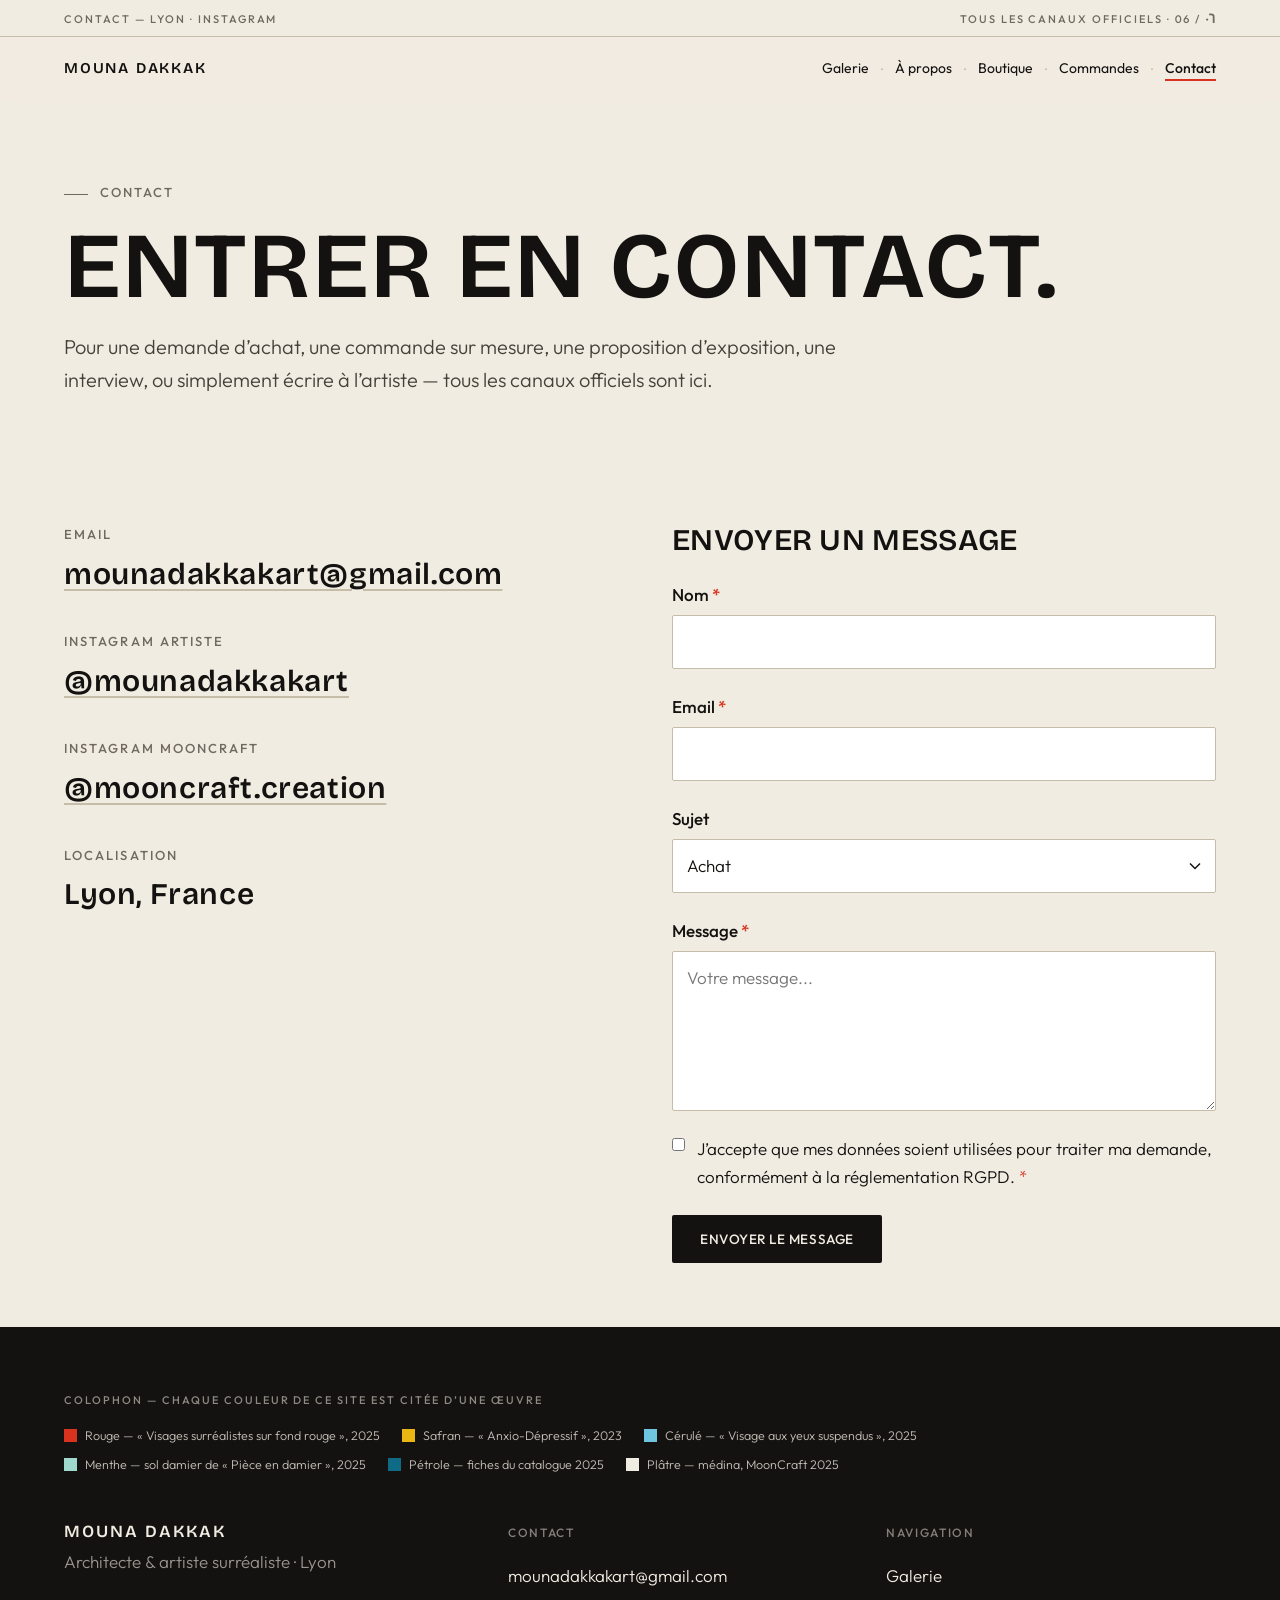
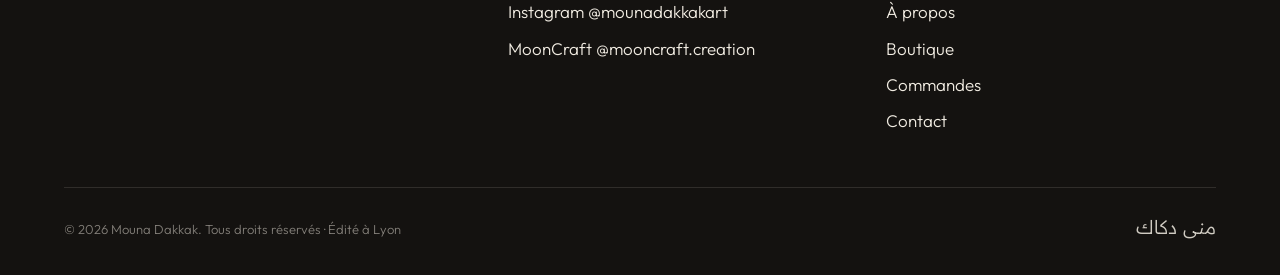
<file: contact.html>
<!DOCTYPE html>
<html lang="fr" class="js">
<head>
  <meta charset="UTF-8">
  <meta name="viewport" content="width=device-width, initial-scale=1.0">
  <title>Contact — Mouna Dakkak | Artiste Surr&eacute;aliste</title>
  <meta name="description" content="Contactez Mouna Dakkak pour une demande d'achat, une commande, une exposition, ou simplement écrire à l'artiste. Email, Instagram, formulaire de contact.">
  <link rel="canonical" href="https://mounadakkak.art/contact.html">
  <meta property="og:title" content="Contact — Mouna Dakkak | Artiste Surréaliste">
  <meta property="og:description" content="Pour une demande d'achat, une commande sur mesure, une proposition d'exposition, ou écrire à l'artiste.">
  <meta property="og:image" content="https://mounadakkak.art/assets/img/plates/anxio-depressif.jpg">
  <meta property="og:type" content="website">
  <meta name="twitter:card" content="summary_large_image">
  <link rel="preload" as="font" type="font/woff2" href="assets/fonts/bricolage-grotesque-latin-wght-normal.woff2" crossorigin>
  <link rel="preload" as="font" type="font/woff2" href="assets/fonts/outfit-normal.woff2" crossorigin>
  <link rel="icon" type="image/svg+xml" href="assets/img/favicon.svg">
  <link rel="stylesheet" href="assets/css/main.css">
</head>
<body>
  <a href="#main" class="skip-link">Aller au contenu principal</a>

  <div class="filet-courant">
    <div class="filet-courant__inner">
      <span>Contact — Lyon &middot; Instagram</span>
      <span class="folio">Tous les canaux officiels &middot; 06 / <span lang="ar" dir="rtl">٠٦</span></span>
    </div>
  </div>

  <header class="site-header" data-scrolled="false">
    <div class="header-inner">
      <div class="wordmark"><a href="index.html">Mouna Dakkak</a></div>
      <nav class="nav-desktop" aria-label="Principal">
        <ul>
          <li><a href="galerie.html">Galerie</a><span class="nav-sep">&middot;</span></li>
          <li><a href="a-propos.html">&Agrave; propos</a><span class="nav-sep">&middot;</span></li>
          <li><a href="boutique.html">Boutique</a><span class="nav-sep">&middot;</span></li>
          <li><a href="commandes.html">Commandes</a><span class="nav-sep">&middot;</span></li>
          <li><a href="contact.html" aria-current="page">Contact</a></li>
        </ul>
      </nav>
      <button class="nav-toggle" aria-expanded="false" aria-controls="nav-mobile" aria-label="Menu de navigation">
        <span></span><span></span>
      </button>
    </div>
  </header>

  <div class="nav-mobile" id="nav-mobile" aria-hidden="true">
    <button class="nav-toggle nav-toggle--close" aria-expanded="true" aria-controls="nav-mobile" aria-label="Fermer le menu">
      <span></span><span></span>
    </button>
    <a href="galerie.html">Galerie</a>
    <a href="a-propos.html">&Agrave; propos</a>
    <a href="boutique.html">Boutique</a>
    <a href="commandes.html">Commandes</a>
    <a href="contact.html">Contact</a>
  </div>

  <main id="main">
    <section class="page-header" aria-labelledby="contact-titre">
      <p class="eyebrow">Contact</p>
      <h1 id="contact-titre">Entrer en contact.</h1>
      <p class="lede">Pour une demande d&rsquo;achat, une commande sur mesure, une proposition d&rsquo;exposition, une interview, ou simplement &eacute;crire &agrave; l&rsquo;artiste — tous les canaux officiels sont ici.</p>
    </section>

    <section class="section--serree" aria-label="Canaux de contact et formulaire">
      <div class="section-inner two-col" data-reveal>
        <!-- Canaux directs -->
        <div class="contact-channels">
          <div class="contact-channel">
            <p class="contact-channel__label">Email</p>
            <p class="contact-channel__value"><a href="mailto:mounadakkakart@gmail.com">mounadakkakart@gmail.com</a></p>
          </div>
          <div class="contact-channel">
            <p class="contact-channel__label">Instagram artiste</p>
            <p class="contact-channel__value"><a href="https://www.instagram.com/mounadakkakart/" rel="noopener" target="_blank">@mounadakkakart</a></p>
          </div>
          <div class="contact-channel">
            <p class="contact-channel__label">Instagram MoonCraft</p>
            <p class="contact-channel__value"><a href="https://www.instagram.com/mooncraft.creation/" rel="noopener" target="_blank">@mooncraft.creation</a></p>
          </div>
          <div class="contact-channel">
            <p class="contact-channel__label">Localisation</p>
            <p class="contact-channel__value">Lyon, France</p>
          </div>
        </div>

        <!-- Formulaire -->
        <div id="form">
          <h2 style="font-size:var(--fs-h3); margin-bottom:var(--sp-5);">Envoyer un message</h2>
          <form class="form" aria-label="Formulaire de contact">
            <div class="form-field">
              <label for="contact-nom">Nom <span class="required">*</span></label>
              <input type="text" id="contact-nom" name="nom" required autocomplete="name">
              <span class="field-error">Ce champ est requis.</span>
            </div>
            <div class="form-field">
              <label for="contact-email">Email <span class="required">*</span></label>
              <input type="email" id="contact-email" name="email" required autocomplete="email">
              <span class="field-error">Veuillez saisir un email valide.</span>
            </div>
            <div class="form-field">
              <label for="contact-sujet">Sujet</label>
              <select id="contact-sujet" name="sujet">
                <option value="Achat">Achat</option>
                <option value="Commande">Commande</option>
                <option value="Exposition">Exposition</option>
                <option value="Presse">Presse / Interview</option>
                <option value="Autre">Autre</option>
              </select>
            </div>
            <div class="form-field">
              <label for="contact-message">Message <span class="required">*</span></label>
              <textarea id="contact-message" name="message" required placeholder="Votre message..."></textarea>
              <span class="field-error">Ce champ est requis.</span>
            </div>
            <div class="form-field">
              <label class="checkbox-label">
                <input type="checkbox" name="rgpd" required>
                <span>J&rsquo;accepte que mes donn&eacute;es soient utilis&eacute;es pour traiter ma demande, conform&eacute;ment &agrave; la r&eacute;glementation RGPD. <span class="required">*</span></span>
              </label>
              <span class="field-error">Vous devez accepter le traitement de vos donn&eacute;es.</span>
            </div>
            <div class="form-actions">
              <button type="submit" class="btn btn--primary">Envoyer le message</button>
            </div>
            <div class="form-confirmation" style="display:none;" role="status"></div>
          </form>
        </div>
      </div>
    </section>
  </main>

  <footer class="site-footer">
    <div class="footer-inner">
      <div class="colophon-titre">Colophon — chaque couleur de ce site est cit&eacute;e d&rsquo;une &oelig;uvre</div>
      <div class="colophon-nuancier">
        <span><i style="background:#d9331f"></i>Rouge — &laquo;&nbsp;Visages surr&eacute;alistes sur fond rouge&nbsp;&raquo;, 2025</span>
        <span><i style="background:#e9b512"></i>Safran — &laquo;&nbsp;Anxio-D&eacute;pressif&nbsp;&raquo;, 2023</span>
        <span><i style="background:#6fc4e0"></i>C&eacute;rul&eacute; — &laquo;&nbsp;Visage aux yeux suspendus&nbsp;&raquo;, 2025</span>
        <span><i style="background:#9fd8cc"></i>Menthe — sol damier de &laquo;&nbsp;Pi&egrave;ce en damier&nbsp;&raquo;, 2025</span>
        <span><i style="background:#0f6a86"></i>P&eacute;trole — fiches du catalogue 2025</span>
        <span><i style="background:#f1ece2"></i>Pl&acirc;tre — m&eacute;dina, MoonCraft 2025</span>
      </div>
      <div class="footer-grid">
        <div class="footer-brand">
          <span class="wordmark">Mouna Dakkak</span>
          <p>Architecte &amp; artiste surr&eacute;aliste &middot; Lyon</p>
        </div>
        <div class="footer-contact">
          <h4>Contact</h4>
          <a href="mailto:mounadakkakart@gmail.com">mounadakkakart@gmail.com</a>
          <a href="https://www.instagram.com/mounadakkakart/" rel="noopener" target="_blank">Instagram @mounadakkakart</a>
          <a href="https://www.instagram.com/mooncraft.creation/" rel="noopener" target="_blank">MoonCraft @mooncraft.creation</a>
        </div>
        <div class="footer-nav">
          <h4>Navigation</h4>
          <a href="galerie.html">Galerie</a>
          <a href="a-propos.html">&Agrave; propos</a>
          <a href="boutique.html">Boutique</a>
          <a href="commandes.html">Commandes</a>
          <a href="contact.html">Contact</a>
        </div>
      </div>
      <div class="footer-bottom">
        <span>&copy; 2026 Mouna Dakkak. Tous droits r&eacute;serv&eacute;s &middot; &Eacute;dit&eacute; &agrave; Lyon</span>
        <span class="signature-ar" lang="ar" dir="rtl">منى دكاك</span>
      </div>
    </div>
  </footer>

  <script src="assets/js/site.js"></script>
</body>
</html>
</file>
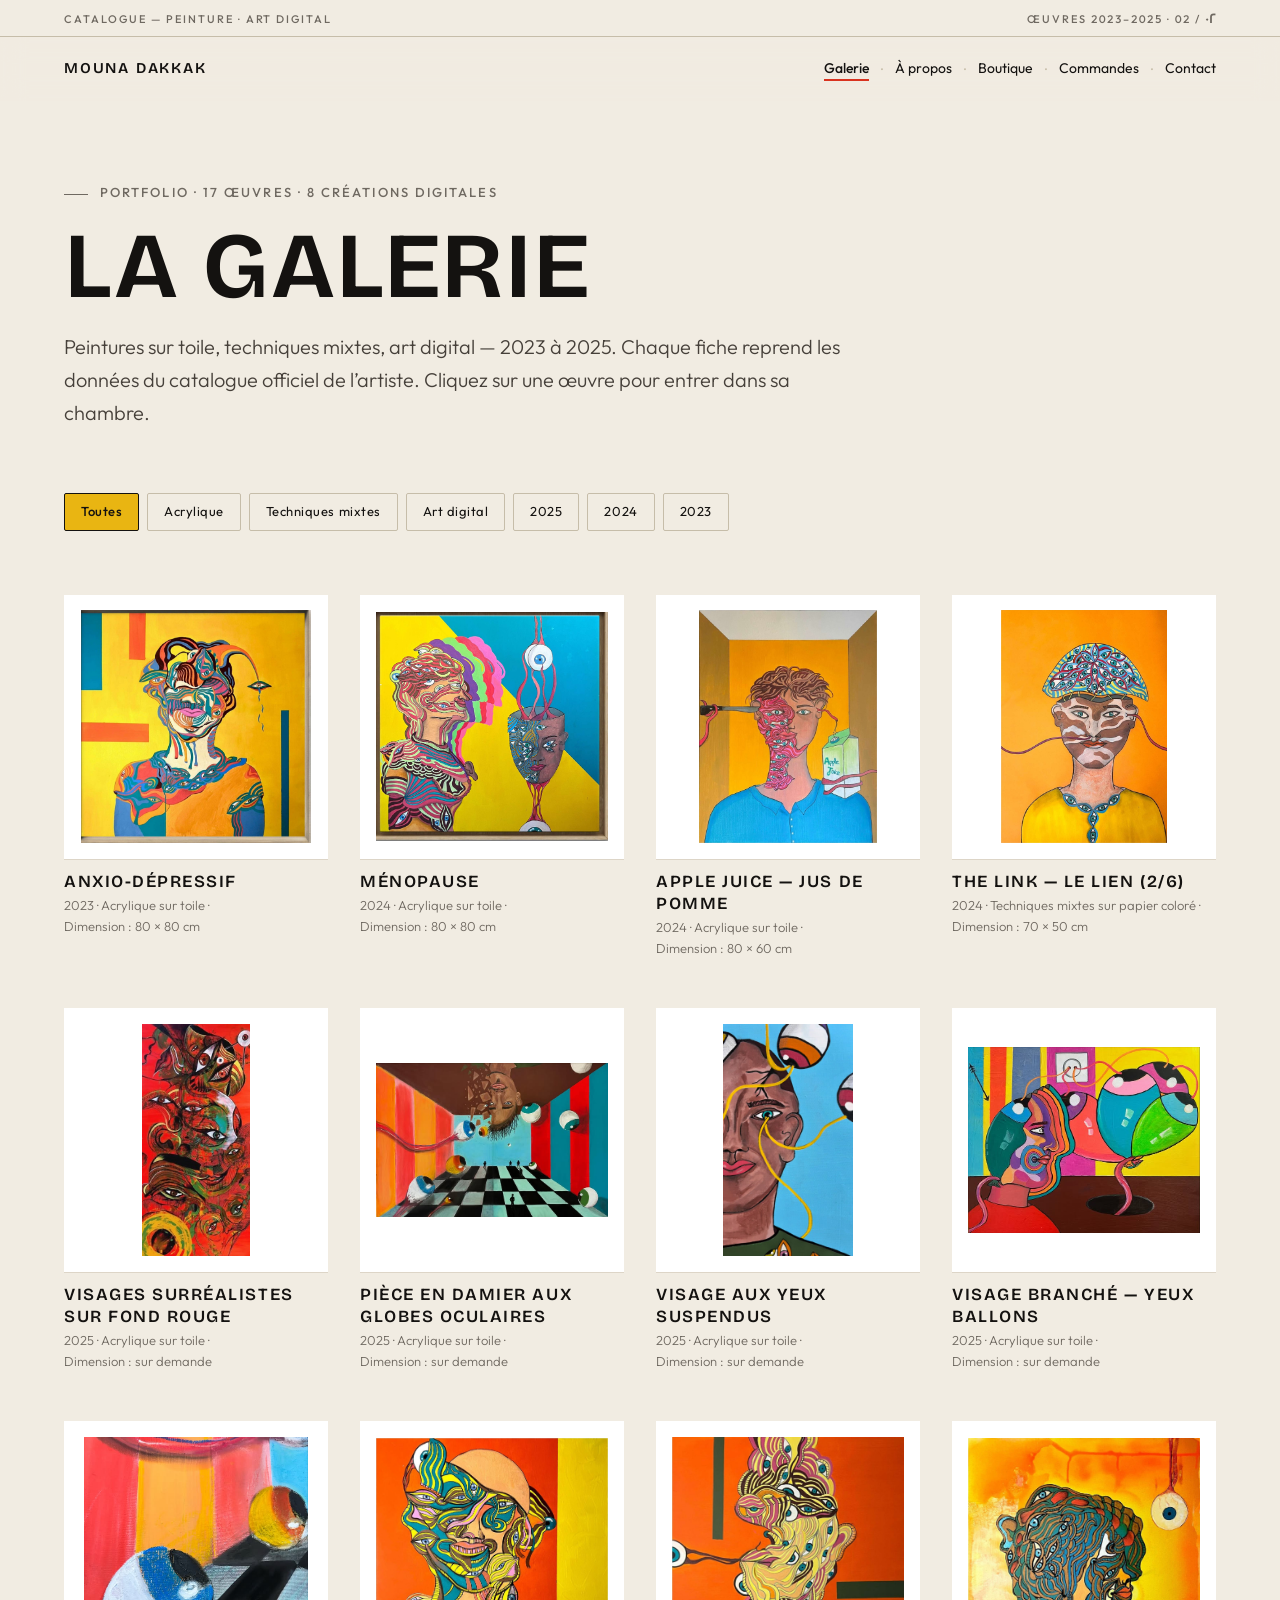
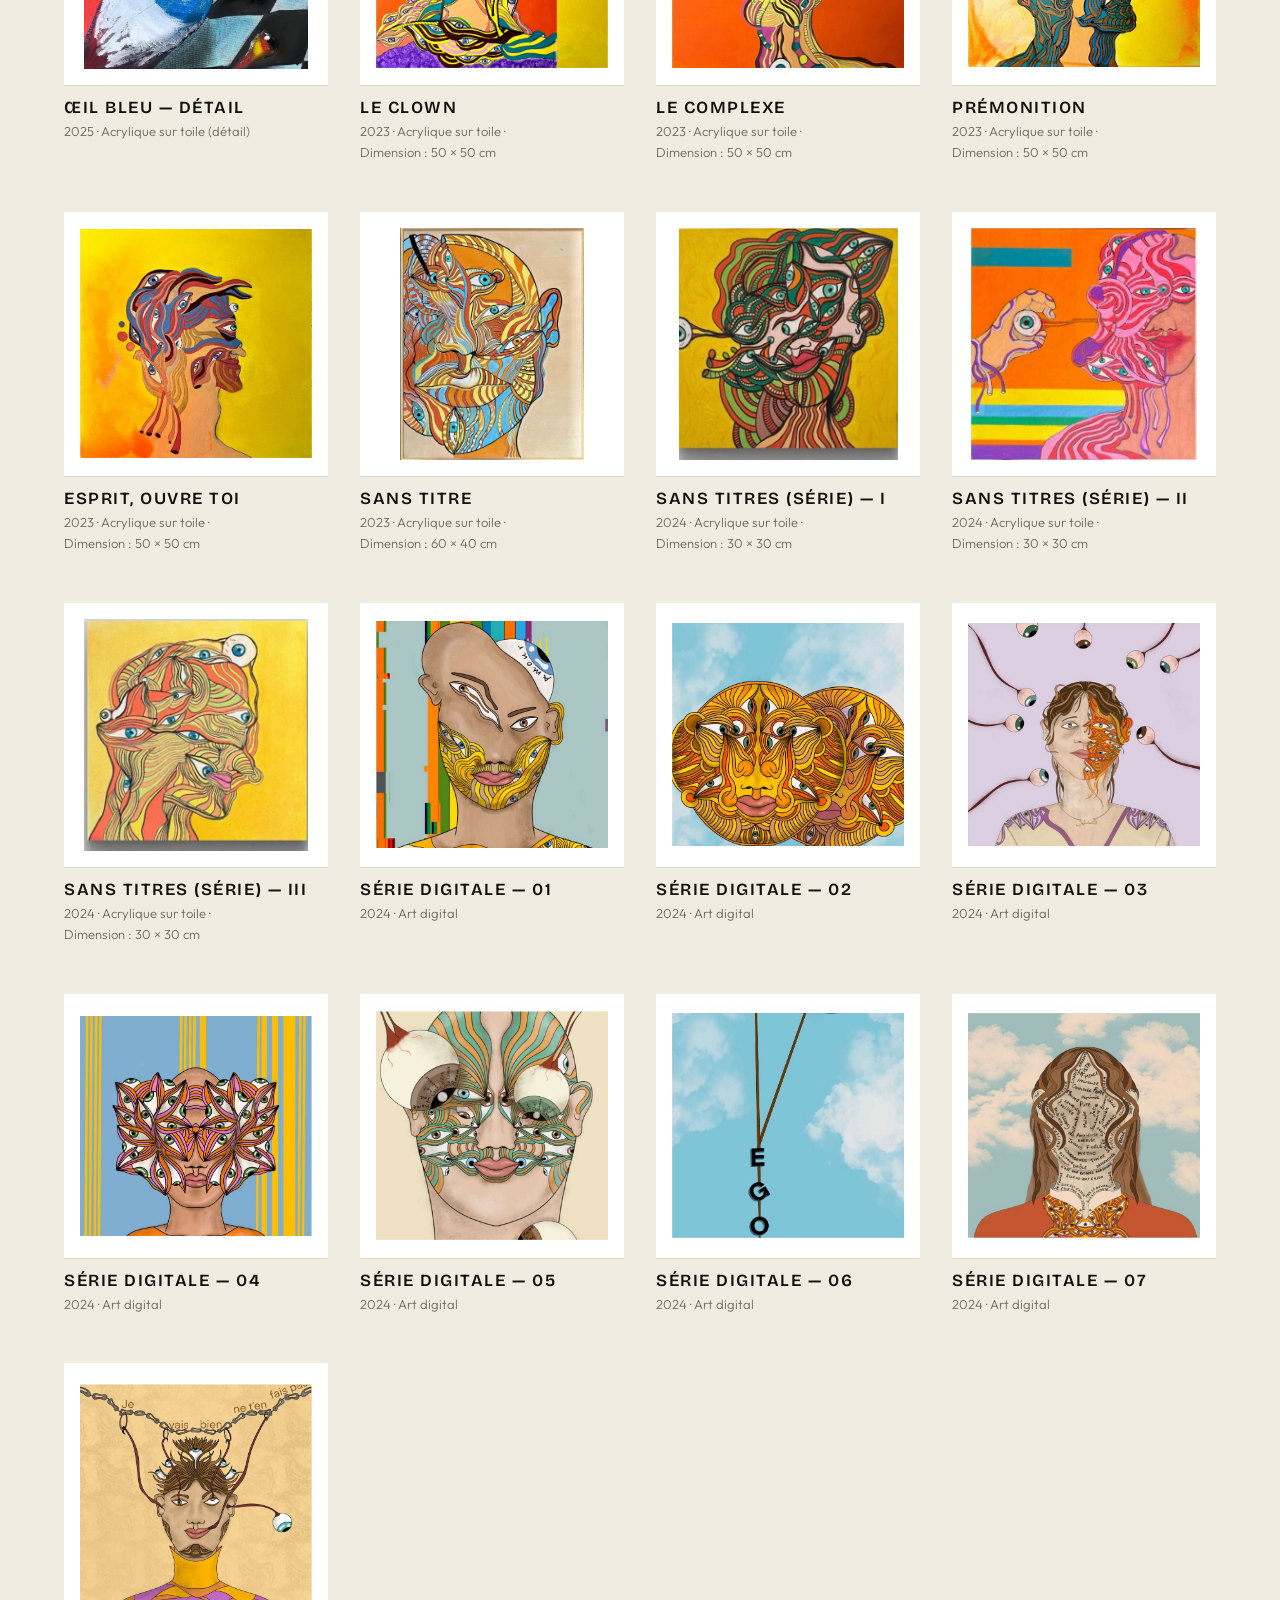
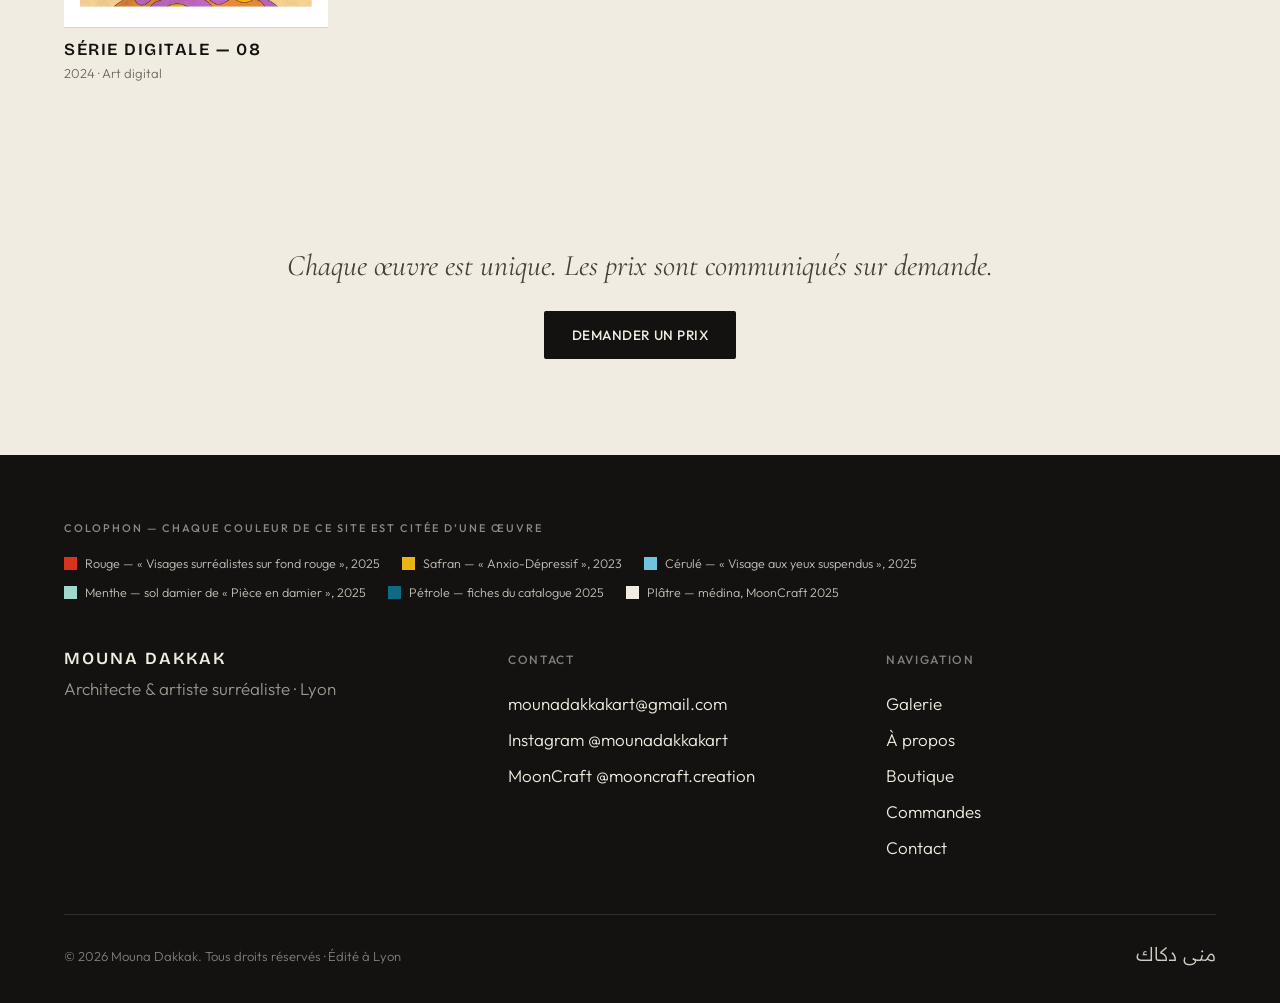
<file: galerie.html>
<!DOCTYPE html>
<html lang="fr" class="js">
<head>
  <meta charset="UTF-8">
  <meta name="viewport" content="width=device-width, initial-scale=1.0">
  <title>Galerie — Mouna Dakkak | Portfolio</title>
  <meta name="description" content="Galerie des œuvres de Mouna Dakkak — 17 peintures et techniques mixtes, 8 créations digitales, 2023–2025. Fiches du catalogue officiel.">
  <link rel="canonical" href="https://mounadakkak.art/galerie.html">
  <meta property="og:title" content="Galerie — Mouna Dakkak | Portfolio">
  <meta property="og:description" content="Peintures, techniques mixtes, art digital — le catalogue 2023–2025.">
  <meta property="og:image" content="https://mounadakkak.art/assets/img/plates/anxio-depressif.jpg">
  <meta property="og:type" content="website">
  <meta name="twitter:card" content="summary_large_image">
  <link rel="preload" as="font" type="font/woff2" href="assets/fonts/bricolage-grotesque-latin-wght-normal.woff2" crossorigin>
  <link rel="preload" as="font" type="font/woff2" href="assets/fonts/outfit-normal.woff2" crossorigin>
  <link rel="icon" type="image/svg+xml" href="assets/img/favicon.svg">
  <link rel="stylesheet" href="assets/css/main.css">
</head>
<body>
  <a href="#main" class="skip-link">Aller au contenu principal</a>

  <div class="filet-courant">
    <div class="filet-courant__inner">
      <span>Catalogue — peinture &middot; art digital</span>
      <span class="folio">&OElig;uvres 2023–2025 &middot; 02 / <span lang="ar" dir="rtl">٠٢</span></span>
    </div>
  </div>

  <header class="site-header" data-scrolled="false">
    <div class="header-inner">
      <div class="wordmark"><a href="index.html">Mouna Dakkak</a></div>
      <nav class="nav-desktop" aria-label="Principal">
        <ul>
          <li><a href="galerie.html" aria-current="page">Galerie</a><span class="nav-sep">&middot;</span></li>
          <li><a href="a-propos.html">&Agrave; propos</a><span class="nav-sep">&middot;</span></li>
          <li><a href="boutique.html">Boutique</a><span class="nav-sep">&middot;</span></li>
          <li><a href="commandes.html">Commandes</a><span class="nav-sep">&middot;</span></li>
          <li><a href="contact.html">Contact</a></li>
        </ul>
      </nav>
      <button class="nav-toggle" aria-expanded="false" aria-controls="nav-mobile" aria-label="Menu de navigation">
        <span></span><span></span>
      </button>
    </div>
  </header>

  <div class="nav-mobile" id="nav-mobile" aria-hidden="true">
    <button class="nav-toggle nav-toggle--close" aria-expanded="true" aria-controls="nav-mobile" aria-label="Fermer le menu">
      <span></span><span></span>
    </button>
    <a href="galerie.html">Galerie</a>
    <a href="a-propos.html">&Agrave; propos</a>
    <a href="boutique.html">Boutique</a>
    <a href="commandes.html">Commandes</a>
    <a href="contact.html">Contact</a>
  </div>

  <main id="main">
    <section class="page-header" aria-labelledby="galerie-titre">
      <p class="eyebrow">Portfolio &middot; 17 &oelig;uvres &middot; 8 cr&eacute;ations digitales</p>
      <h1 id="galerie-titre">La galerie</h1>
      <p class="lede">Peintures sur toile, techniques mixtes, art digital — 2023 &agrave; 2025. Chaque fiche reprend les donn&eacute;es du catalogue officiel de l&rsquo;artiste. Cliquez sur une &oelig;uvre pour entrer dans sa chambre.</p>
    </section>

    <section class="section--serree" style="padding-top:0;" aria-label="Filtres et &oelig;uvres">
      <div class="section-inner">
        <div class="filter-bar" role="group" aria-label="Filtrer les &oelig;uvres">
          <button class="filter-chip is-active" data-filter="all" aria-pressed="true">Toutes</button>
          <button class="filter-chip" data-filter="acrylique" aria-pressed="false">Acrylique</button>
          <button class="filter-chip" data-filter="mixtes" aria-pressed="false">Techniques mixtes</button>
          <button class="filter-chip" data-filter="digital" aria-pressed="false">Art digital</button>
          <button class="filter-chip" data-filter="2025" aria-pressed="false">2025</button>
          <button class="filter-chip" data-filter="2024" aria-pressed="false">2024</button>
          <button class="filter-chip" data-filter="2023" aria-pressed="false">2023</button>
        </div>

        <div class="grille-oeuvres grille-oeuvres--4">

          <figure class="oeuvre-card" data-category="acrylique 2023" style="--accent:#e3a403;">
            <a class="oeuvre-card__link" href="?oeuvre=anxio-depressif" data-lightbox data-slug="anxio-depressif" data-anim="lattes" data-full="assets/img/plates/anxio-depressif.jpg" data-titre="Anxio-D&eacute;pressif" data-meta="2023 · Acrylique sur toile · Dimension : 80 × 80 cm" data-accent="#e3a403" data-archive="assets/img/img-002.jpg" aria-label="Ouvrir &laquo;&nbsp;Anxio-D&eacute;pressif&nbsp;&raquo; en grand">
              <img src="assets/img/plates/anxio-depressif.jpg" alt="Anxio-D&eacute;pressif, 2023, acrylique sur toile 80&times;80&nbsp;cm" width="1402" height="1420" loading="lazy" decoding="async">
            </a>
            <figcaption class="fiche">
              <div class="fiche__titre">Anxio-D&eacute;pressif</div>
              <div class="fiche__meta">2023 &middot; Acrylique sur toile &middot; Dimension&nbsp;:&nbsp;80&nbsp;&times;&nbsp;80&nbsp;cm</div>
            </figcaption>
          </figure>

          <figure class="oeuvre-card" data-category="acrylique 2024" style="--accent:#ccab02;">
            <a class="oeuvre-card__link" href="?oeuvre=menopause" data-lightbox data-slug="menopause" data-anim="echos" data-full="assets/img/plates/menopause.jpg" data-titre="M&eacute;nopause" data-meta="2024 · Acrylique sur toile · Dimension : 80 × 80 cm" data-accent="#ccab02" data-archive="assets/img/img-004.jpg" aria-label="Ouvrir &laquo;&nbsp;M&eacute;nopause&nbsp;&raquo; en grand">
              <img src="assets/img/plates/menopause.jpg" alt="M&eacute;nopause, 2024, acrylique sur toile 80&times;80&nbsp;cm" width="1432" height="1414" loading="lazy" decoding="async">
            </a>
            <figcaption class="fiche">
              <div class="fiche__titre">M&eacute;nopause</div>
              <div class="fiche__meta">2024 &middot; Acrylique sur toile &middot; Dimension&nbsp;:&nbsp;80&nbsp;&times;&nbsp;80&nbsp;cm</div>
            </figcaption>
          </figure>

          <figure class="oeuvre-card" data-category="acrylique 2024" style="--accent:#d19125;">
            <a class="oeuvre-card__link" href="?oeuvre=apple-juice" data-lightbox data-slug="apple-juice" data-anim="entaille" data-full="assets/img/plates/apple-juice.jpg" data-titre="Apple Juice — Jus de Pomme" data-meta="2024 · Acrylique sur toile · Dimension : 80 × 60 cm" data-accent="#d19125" data-archive="assets/img/img-006.jpg" aria-label="Ouvrir &laquo;&nbsp;Apple Juice&nbsp;&raquo; en grand">
              <img src="assets/img/plates/apple-juice.jpg" alt="Apple Juice — Jus de Pomme, 2024, acrylique sur toile 80&times;60&nbsp;cm" width="1080" height="1417" loading="lazy" decoding="async">
            </a>
            <figcaption class="fiche">
              <div class="fiche__titre">Apple Juice — Jus de Pomme</div>
              <div class="fiche__meta">2024 &middot; Acrylique sur toile &middot; Dimension&nbsp;:&nbsp;80&nbsp;&times;&nbsp;60&nbsp;cm</div>
            </figcaption>
          </figure>

          <figure class="oeuvre-card" data-category="mixtes 2024" style="--accent:#f08a10;">
            <a class="oeuvre-card__link" href="?oeuvre=the-link" data-lightbox data-slug="the-link" data-anim="couvercle" data-full="assets/img/plates/the-link.jpg" data-titre="The Link — Le Lien (2/6)" data-meta="2024 · Techniques mixtes sur papier coloré · Dimension : 70 × 50 cm" data-accent="#f08a10" data-archive="assets/img/img-007.jpg" aria-label="Ouvrir &laquo;&nbsp;The Link&nbsp;&raquo; en grand">
              <img src="assets/img/plates/the-link.jpg" alt="The Link — Le Lien, partie 2/6 du polyptique, 2024, techniques mixtes sur papier color&eacute; 70&times;50&nbsp;cm" width="1038" height="1448" loading="lazy" decoding="async">
            </a>
            <figcaption class="fiche">
              <div class="fiche__titre">The Link — Le Lien (2/6)</div>
              <div class="fiche__meta">2024 &middot; Techniques mixtes sur papier color&eacute; &middot; Dimension&nbsp;:&nbsp;70&nbsp;&times;&nbsp;50&nbsp;cm</div>
            </figcaption>
          </figure>

          <figure class="oeuvre-card" data-category="acrylique 2025" style="--accent:#d9331f;">
            <a class="oeuvre-card__link" href="?oeuvre=visages-fond-rouge" data-lightbox data-slug="visages-fond-rouge" data-anim="maree" data-full="assets/img/plates/visages-fond-rouge.jpg" data-titre="Visages surréalistes sur fond rouge" data-meta="2025 · Acrylique sur toile · Dimension : sur demande" data-accent="#d9331f" data-archive="assets/img/ig-01.jpg" aria-label="Ouvrir &laquo;&nbsp;Visages surr&eacute;alistes sur fond rouge&nbsp;&raquo; en grand">
              <img src="assets/img/plates/visages-fond-rouge.jpg" alt="Visages surr&eacute;alistes sur fond rouge, 2025, acrylique sur toile" width="296" height="640" loading="lazy" decoding="async">
            </a>
            <figcaption class="fiche">
              <div class="fiche__titre">Visages surr&eacute;alistes sur fond rouge</div>
              <div class="fiche__meta">2025 &middot; Acrylique sur toile &middot; <span style="white-space:nowrap">Dimension&nbsp;:&nbsp;sur demande</span></div>
            </figcaption>
          </figure>

          <figure class="oeuvre-card" data-category="acrylique 2025" style="--accent:#56bdc8;">
            <a class="oeuvre-card__link" href="?oeuvre=piece-en-damier" data-lightbox data-slug="piece-en-damier" data-anim="renversement" data-full="assets/img/ig-04.jpg" data-titre="Pièce en damier aux globes oculaires" data-meta="2025 · Acrylique sur toile · Dimension : sur demande" data-accent="#56bdc8" aria-label="Ouvrir &laquo;&nbsp;Pi&egrave;ce en damier aux globes oculaires&nbsp;&raquo; en grand">
              <img src="assets/img/ig-04.jpg" alt="Pi&egrave;ce en damier aux globes oculaires, 2025, acrylique sur toile" width="640" height="423" loading="lazy" decoding="async">
            </a>
            <figcaption class="fiche">
              <div class="fiche__titre">Pi&egrave;ce en damier aux globes oculaires</div>
              <div class="fiche__meta">2025 &middot; Acrylique sur toile &middot; <span style="white-space:nowrap">Dimension&nbsp;:&nbsp;sur demande</span></div>
            </figcaption>
          </figure>

          <figure class="oeuvre-card" data-category="acrylique 2025" style="--accent:#52bdec;">
            <a class="oeuvre-card__link" href="?oeuvre=yeux-suspendus" data-lightbox data-slug="yeux-suspendus" data-anim="suspension" data-full="assets/img/ig-12.jpg" data-titre="Visage aux yeux suspendus" data-meta="2025 · Acrylique sur toile · Dimension : sur demande" data-accent="#52bdec" aria-label="Ouvrir &laquo;&nbsp;Visage aux yeux suspendus&nbsp;&raquo; en grand">
              <img src="assets/img/ig-12.jpg" alt="Visage aux yeux suspendus, 2025, acrylique sur toile" width="640" height="1136" loading="lazy" decoding="async">
            </a>
            <figcaption class="fiche">
              <div class="fiche__titre">Visage aux yeux suspendus</div>
              <div class="fiche__meta">2025 &middot; Acrylique sur toile &middot; <span style="white-space:nowrap">Dimension&nbsp;:&nbsp;sur demande</span></div>
            </figcaption>
          </figure>

          <figure class="oeuvre-card" data-category="acrylique 2025" style="--accent:#eecc08;">
            <a class="oeuvre-card__link" href="?oeuvre=visage-branche" data-lightbox data-slug="visage-branche" data-anim="spirale" data-full="assets/img/ig-10.jpg" data-titre="Visage branché — yeux ballons" data-meta="2025 · Acrylique sur toile · Dimension : sur demande" data-accent="#eecc08" aria-label="Ouvrir &laquo;&nbsp;Visage branch&eacute;&nbsp;&raquo; en grand">
              <img src="assets/img/ig-10.jpg" alt="Visage branch&eacute;, yeux ballons, 2025, acrylique sur toile" width="640" height="513" loading="lazy" decoding="async">
            </a>
            <figcaption class="fiche">
              <div class="fiche__titre">Visage branch&eacute; — yeux ballons</div>
              <div class="fiche__meta">2025 &middot; Acrylique sur toile &middot; <span style="white-space:nowrap">Dimension&nbsp;:&nbsp;sur demande</span></div>
            </figcaption>
          </figure>

          <figure class="oeuvre-card" data-category="acrylique 2025" style="--accent:#ef4348;">
            <a class="oeuvre-card__link" href="?oeuvre=oeil-bleu" data-lightbox data-slug="oeil-bleu" data-anim="iris" data-full="assets/img/ig-07.jpg" data-titre="Œil bleu — détail" data-meta="2025 · Acrylique sur toile (détail)" data-accent="#ef4348" aria-label="Ouvrir &laquo;&nbsp;&OElig;il bleu&nbsp;&raquo; en grand">
              <img src="assets/img/ig-07.jpg" alt="&OElig;il bleu, d&eacute;tail g&eacute;om&eacute;trique, 2025, acrylique sur toile" width="640" height="661" loading="lazy" decoding="async">
            </a>
            <figcaption class="fiche">
              <div class="fiche__titre">&OElig;il bleu — d&eacute;tail</div>
              <div class="fiche__meta">2025 &middot; Acrylique sur toile (d&eacute;tail)</div>
            </figcaption>
          </figure>

          <figure class="oeuvre-card" data-category="acrylique 2023" style="--accent:#e04b1f;">
            <a class="oeuvre-card__link" href="?oeuvre=le-clown" data-lightbox data-slug="le-clown" data-anim="balancier" data-full="assets/img/plates/le-clown.jpg" data-titre="Le Clown" data-meta="2023 · Acrylique sur toile · Dimension : 50 × 50 cm" data-accent="#e04b1f" data-archive="assets/img/img-009.jpg" aria-label="Ouvrir &laquo;&nbsp;Le Clown&nbsp;&raquo; en grand">
              <img src="assets/img/plates/le-clown.jpg" alt="Le Clown, 2023, acrylique sur toile 50&times;50&nbsp;cm" width="1130" height="1116" loading="lazy" decoding="async">
            </a>
            <figcaption class="fiche">
              <div class="fiche__titre">Le Clown</div>
              <div class="fiche__meta">2023 &middot; Acrylique sur toile &middot; Dimension&nbsp;:&nbsp;50&nbsp;&times;&nbsp;50&nbsp;cm</div>
            </figcaption>
          </figure>

          <figure class="oeuvre-card" data-category="acrylique 2023" style="--accent:#bd3501;">
            <a class="oeuvre-card__link" href="?oeuvre=le-complexe" data-lightbox data-slug="le-complexe" data-anim="tissage" data-full="assets/img/plates/le-complexe.jpg" data-titre="Le Complexe" data-meta="2023 · Acrylique sur toile · Dimension : 50 × 50 cm" data-accent="#bd3501" data-archive="assets/img/img-009.jpg" aria-label="Ouvrir &laquo;&nbsp;Le Complexe&nbsp;&raquo; en grand">
              <img src="assets/img/plates/le-complexe.jpg" alt="Le Complexe, 2023, acrylique sur toile 50&times;50&nbsp;cm" width="1120" height="1113" loading="lazy" decoding="async">
            </a>
            <figcaption class="fiche">
              <div class="fiche__titre">Le Complexe</div>
              <div class="fiche__meta">2023 &middot; Acrylique sur toile &middot; Dimension&nbsp;:&nbsp;50&nbsp;&times;&nbsp;50&nbsp;cm</div>
            </figcaption>
          </figure>

          <figure class="oeuvre-card" data-category="acrylique 2023" style="--accent:#e6ad0c;">
            <a class="oeuvre-card__link" href="?oeuvre=premonition" data-lightbox data-slug="premonition" data-anim="aquarelle" data-full="assets/img/plates/premonition.jpg" data-titre="Prémonition" data-meta="2023 · Acrylique sur toile · Dimension : 50 × 50 cm" data-accent="#e6ad0c" data-archive="assets/img/img-010.jpg" aria-label="Ouvrir &laquo;&nbsp;Pr&eacute;monition&nbsp;&raquo; en grand">
              <img src="assets/img/plates/premonition.jpg" alt="Pr&eacute;monition, 2023, acrylique sur toile 50&times;50&nbsp;cm" width="1128" height="1113" loading="lazy" decoding="async">
            </a>
            <figcaption class="fiche">
              <div class="fiche__titre">Pr&eacute;monition</div>
              <div class="fiche__meta">2023 &middot; Acrylique sur toile &middot; Dimension&nbsp;:&nbsp;50&nbsp;&times;&nbsp;50&nbsp;cm</div>
            </figcaption>
          </figure>

          <figure class="oeuvre-card" data-category="acrylique 2023" style="--accent:#e8b422;">
            <a class="oeuvre-card__link" href="?oeuvre=esprit-ouvre-toi" data-lightbox data-slug="esprit-ouvre-toi" data-anim="onde" data-full="assets/img/plates/esprit-ouvre-toi.jpg" data-titre="Esprit, Ouvre Toi" data-meta="2023 · Acrylique sur toile · Dimension : 50 × 50 cm" data-accent="#e8b422" data-archive="assets/img/img-010.jpg" aria-label="Ouvrir &laquo;&nbsp;Esprit, Ouvre Toi&nbsp;&raquo; en grand">
              <img src="assets/img/plates/esprit-ouvre-toi.jpg" alt="Esprit, Ouvre Toi, 2023, acrylique sur toile 50&times;50&nbsp;cm" width="1130" height="1115" loading="lazy" decoding="async">
            </a>
            <figcaption class="fiche">
              <div class="fiche__titre">Esprit, Ouvre Toi</div>
              <div class="fiche__meta">2023 &middot; Acrylique sur toile &middot; Dimension&nbsp;:&nbsp;50&nbsp;&times;&nbsp;50&nbsp;cm</div>
            </figcaption>
          </figure>

          <figure class="oeuvre-card" data-category="acrylique 2023" style="--accent:#d9c29b;">
            <a class="oeuvre-card__link" href="?oeuvre=sans-titre-60x40" data-lightbox data-slug="sans-titre-60x40" data-anim="flamme" data-full="assets/img/plates/sans-titre-60x40.jpg" data-titre="Sans Titre" data-meta="2023 · Acrylique sur toile · Dimension : 60 × 40 cm" data-accent="#d9c29b" data-archive="assets/img/img-011.jpg" aria-label="Ouvrir &laquo;&nbsp;Sans Titre&nbsp;&raquo; en grand">
              <img src="assets/img/plates/sans-titre-60x40.jpg" alt="Sans Titre, 2023, acrylique sur toile 60&times;40&nbsp;cm" width="900" height="1142" loading="lazy" decoding="async">
            </a>
            <figcaption class="fiche">
              <div class="fiche__titre">Sans Titre</div>
              <div class="fiche__meta">2023 &middot; Acrylique sur toile &middot; Dimension&nbsp;:&nbsp;60&nbsp;&times;&nbsp;40&nbsp;cm</div>
            </figcaption>
          </figure>

          <figure class="oeuvre-card" data-category="acrylique 2024" style="--accent:#d2a408;">
            <a class="oeuvre-card__link" href="?oeuvre=serie-sans-titres-1" data-lightbox data-slug="serie-sans-titres-1" data-anim="accrochage" data-full="assets/img/plates/serie-sans-titres-a.jpg" data-titre="Sans Titres (série) — I" data-meta="2024 · Acrylique sur toile · Dimension : 30 × 30 cm" data-accent="#d2a408" data-archive="assets/img/img-012.jpg" aria-label="Ouvrir la premi&egrave;re toile de la s&eacute;rie &laquo;&nbsp;Sans Titres&nbsp;&raquo; en grand">
              <img src="assets/img/plates/serie-sans-titres-a.jpg" alt="Sans Titres, s&eacute;rie, premi&egrave;re toile, 2024, acrylique sur toile 30&times;30&nbsp;cm" width="460" height="488" loading="lazy" decoding="async">
            </a>
            <figcaption class="fiche">
              <div class="fiche__titre">Sans Titres (s&eacute;rie) — I</div>
              <div class="fiche__meta">2024 &middot; Acrylique sur toile &middot; Dimension&nbsp;:&nbsp;30&nbsp;&times;&nbsp;30&nbsp;cm</div>
            </figcaption>
          </figure>

          <figure class="oeuvre-card" data-category="acrylique 2024" style="--accent:#f09273;">
            <a class="oeuvre-card__link" href="?oeuvre=serie-sans-titres-2" data-lightbox data-slug="serie-sans-titres-2" data-anim="accrochage" data-full="assets/img/plates/serie-sans-titres-b.jpg" data-titre="Sans Titres (série) — II" data-meta="2024 · Acrylique sur toile · Dimension : 30 × 30 cm" data-accent="#f09273" data-archive="assets/img/img-012.jpg" aria-label="Ouvrir la deuxi&egrave;me toile de la s&eacute;rie &laquo;&nbsp;Sans Titres&nbsp;&raquo; en grand">
              <img src="assets/img/plates/serie-sans-titres-b.jpg" alt="Sans Titres, s&eacute;rie, deuxi&egrave;me toile, 2024, acrylique sur toile 30&times;30&nbsp;cm" width="477" height="491" loading="lazy" decoding="async">
            </a>
            <figcaption class="fiche">
              <div class="fiche__titre">Sans Titres (s&eacute;rie) — II</div>
              <div class="fiche__meta">2024 &middot; Acrylique sur toile &middot; Dimension&nbsp;:&nbsp;30&nbsp;&times;&nbsp;30&nbsp;cm</div>
            </figcaption>
          </figure>

          <figure class="oeuvre-card" data-category="acrylique 2024" style="--accent:#f3d857;">
            <a class="oeuvre-card__link" href="?oeuvre=serie-sans-titres-3" data-lightbox data-slug="serie-sans-titres-3" data-anim="accrochage" data-full="assets/img/plates/serie-sans-titres-c.jpg" data-titre="Sans Titres (série) — III" data-meta="2024 · Acrylique sur toile · Dimension : 30 × 30 cm" data-accent="#f3d857" data-archive="assets/img/img-012.jpg" aria-label="Ouvrir la troisi&egrave;me toile de la s&eacute;rie &laquo;&nbsp;Sans Titres&nbsp;&raquo; en grand">
              <img src="assets/img/plates/serie-sans-titres-c.jpg" alt="Sans Titres, s&eacute;rie, troisi&egrave;me toile, 2024, acrylique sur toile 30&times;30&nbsp;cm" width="472" height="488" loading="lazy" decoding="async">
            </a>
            <figcaption class="fiche">
              <div class="fiche__titre">Sans Titres (s&eacute;rie) — III</div>
              <div class="fiche__meta">2024 &middot; Acrylique sur toile &middot; Dimension&nbsp;:&nbsp;30&nbsp;&times;&nbsp;30&nbsp;cm</div>
            </figcaption>
          </figure>

          <figure class="oeuvre-card" data-category="digital 2024" style="--accent:#aac7c5;">
            <a class="oeuvre-card__link" href="?oeuvre=digitale-01" data-lightbox data-slug="digitale-01" data-anim="glitch" data-full="assets/img/plates/digital-01.jpg" data-titre="Série digitale — 01" data-meta="2024 · Art digital" data-accent="#aac7c5" data-archive="assets/img/img-013.jpg" aria-label="Ouvrir la cr&eacute;ation digitale 01 en grand">
              <img src="assets/img/plates/digital-01.jpg" alt="Cr&eacute;ation digitale 01 — visage au fond glitch, 2024" width="720" height="702" loading="lazy" decoding="async">
            </a>
            <figcaption class="fiche">
              <div class="fiche__titre">S&eacute;rie digitale — 01</div>
              <div class="fiche__meta">2024 &middot; Art digital</div>
            </figcaption>
          </figure>

          <figure class="oeuvre-card" data-category="digital 2024" style="--accent:#b8d7e0;">
            <a class="oeuvre-card__link" href="?oeuvre=digitale-02" data-lightbox data-slug="digitale-02" data-anim="nuages" data-full="assets/img/plates/digital-02.jpg" data-titre="Série digitale — 02" data-meta="2024 · Art digital" data-accent="#b8d7e0" data-archive="assets/img/img-013.jpg" aria-label="Ouvrir la cr&eacute;ation digitale 02 en grand">
              <img src="assets/img/plates/digital-02.jpg" alt="Cr&eacute;ation digitale 02 — double soleil aux yeux, 2024" width="733" height="702" loading="lazy" decoding="async">
            </a>
            <figcaption class="fiche">
              <div class="fiche__titre">S&eacute;rie digitale — 02</div>
              <div class="fiche__meta">2024 &middot; Art digital</div>
            </figcaption>
          </figure>

          <figure class="oeuvre-card" data-category="digital 2024" style="--accent:#dccfe1;">
            <a class="oeuvre-card__link" href="?oeuvre=digitale-03" data-lightbox data-slug="digitale-03" data-anim="orbite" data-full="assets/img/plates/digital-03.jpg" data-titre="Série digitale — 03" data-meta="2024 · Art digital" data-accent="#dccfe1" data-archive="assets/img/img-013.jpg" aria-label="Ouvrir la cr&eacute;ation digitale 03 en grand">
              <img src="assets/img/plates/digital-03.jpg" alt="Cr&eacute;ation digitale 03 — visage mi-r&eacute;el mi-dessin&eacute;, yeux satellites, 2024" width="732" height="702" loading="lazy" decoding="async">
            </a>
            <figcaption class="fiche">
              <div class="fiche__titre">S&eacute;rie digitale — 03</div>
              <div class="fiche__meta">2024 &middot; Art digital</div>
            </figcaption>
          </figure>

          <figure class="oeuvre-card" data-category="digital 2024" style="--accent:#80aed0;">
            <a class="oeuvre-card__link" href="?oeuvre=digitale-04" data-lightbox data-slug="digitale-04" data-anim="stores" data-full="assets/img/plates/digital-04.jpg" data-titre="Série digitale — 04" data-meta="2024 · Art digital" data-accent="#80aed0" data-archive="assets/img/img-013.jpg" aria-label="Ouvrir la cr&eacute;ation digitale 04 en grand">
              <img src="assets/img/plates/digital-04.jpg" alt="Cr&eacute;ation digitale 04 — masque d&rsquo;yeux sur fond ray&eacute;, 2024" width="741" height="702" loading="lazy" decoding="async">
            </a>
            <figcaption class="fiche">
              <div class="fiche__titre">S&eacute;rie digitale — 04</div>
              <div class="fiche__meta">2024 &middot; Art digital</div>
            </figcaption>
          </figure>

          <figure class="oeuvre-card" data-category="digital 2024" style="--accent:#efe1c4;">
            <a class="oeuvre-card__link" href="?oeuvre=digitale-05" data-lightbox data-slug="digitale-05" data-anim="loupe" data-full="assets/img/plates/digital-05.jpg" data-titre="Série digitale — 05" data-meta="2024 · Art digital" data-accent="#efe1c4" data-archive="assets/img/img-013.jpg" aria-label="Ouvrir la cr&eacute;ation digitale 05 en grand">
              <img src="assets/img/plates/digital-05.jpg" alt="Cr&eacute;ation digitale 05 — visage aux grands yeux m&eacute;caniques, 2024" width="720" height="709" loading="lazy" decoding="async">
            </a>
            <figcaption class="fiche">
              <div class="fiche__titre">S&eacute;rie digitale — 05</div>
              <div class="fiche__meta">2024 &middot; Art digital</div>
            </figcaption>
          </figure>

          <figure class="oeuvre-card" data-category="digital 2024" style="--accent:#7ec5d7;">
            <a class="oeuvre-card__link" href="?oeuvre=digitale-06" data-lightbox data-slug="digitale-06" data-anim="ballon" data-full="assets/img/plates/digital-06.jpg" data-titre="Série digitale — 06" data-meta="2024 · Art digital" data-accent="#7ec5d7" data-archive="assets/img/img-013.jpg" aria-label="Ouvrir la cr&eacute;ation digitale 06 en grand">
              <img src="assets/img/plates/digital-06.jpg" alt="Cr&eacute;ation digitale 06 — ballons EGO dans le ciel, 2024" width="733" height="709" loading="lazy" decoding="async">
            </a>
            <figcaption class="fiche">
              <div class="fiche__titre">S&eacute;rie digitale — 06</div>
              <div class="fiche__meta">2024 &middot; Art digital</div>
            </figcaption>
          </figure>

          <figure class="oeuvre-card" data-category="digital 2024" style="--accent:#a0bdbb;">
            <a class="oeuvre-card__link" href="?oeuvre=digitale-07" data-lightbox data-slug="digitale-07" data-anim="defile" data-full="assets/img/plates/digital-07.jpg" data-titre="Série digitale — 07" data-meta="2024 · Art digital" data-accent="#a0bdbb" data-archive="assets/img/img-013.jpg" aria-label="Ouvrir la cr&eacute;ation digitale 07 en grand">
              <img src="assets/img/plates/digital-07.jpg" alt="Cr&eacute;ation digitale 07 — chevelure tiss&eacute;e de mots, 2024" width="732" height="708" loading="lazy" decoding="async">
            </a>
            <figcaption class="fiche">
              <div class="fiche__titre">S&eacute;rie digitale — 07</div>
              <div class="fiche__meta">2024 &middot; Art digital</div>
            </figcaption>
          </figure>

          <figure class="oeuvre-card" data-category="digital 2024" style="--accent:#ecc88a;">
            <a class="oeuvre-card__link" href="?oeuvre=digitale-08" data-lightbox data-slug="digitale-08" data-anim="chaines" data-full="assets/img/plates/digital-08.jpg" data-titre="Série digitale — 08" data-meta="2024 · Art digital" data-accent="#ecc88a" data-archive="assets/img/img-013.jpg" aria-label="Ouvrir la cr&eacute;ation digitale 08 en grand">
              <img src="assets/img/plates/digital-08.jpg" alt="Cr&eacute;ation digitale 08 — cha&icirc;nes &laquo;&nbsp;Je vais bien ne t&rsquo;en fais pas&nbsp;&raquo;, 2024" width="741" height="710" loading="lazy" decoding="async">
            </a>
            <figcaption class="fiche">
              <div class="fiche__titre">S&eacute;rie digitale — 08</div>
              <div class="fiche__meta">2024 &middot; Art digital</div>
            </figcaption>
          </figure>

        </div>
      </div>
    </section>

    <!-- Toutes uniques -->
    <section class="section text-center" aria-labelledby="unique-titre" data-reveal>
      <div class="section-mesure">
        <p class="voix" id="unique-titre">Chaque &oelig;uvre est unique. Les prix sont communiqu&eacute;s sur demande.</p>
        <p class="mt-5"><a href="contact.html#form" class="btn btn--primary">Demander un prix</a></p>
      </div>
    </section>
  </main>

  <!-- Lightbox : la chambre de l'œuvre -->
  <div class="lightbox" role="dialog" aria-modal="true" aria-label="Visionneuse d&rsquo;&oelig;uvre" aria-hidden="true">
    <button class="lightbox__close" aria-label="Fermer la visionneuse">
      <svg class="oeil" width="32" height="32" viewBox="0 0 32 32" fill="none" aria-hidden="true">
        <g class="paupiere">
          <path d="M2 16 C 8 7, 24 7, 30 16 C 24 25, 8 25, 2 16 Z" stroke="currentColor" stroke-width="1.8"/>
          <circle cx="16" cy="16" r="4.5" fill="currentColor"/>
        </g>
        <line x1="2" y1="16" x2="30" y2="16" stroke="currentColor" stroke-width="0" />
      </svg>
    </button>
    <button class="lightbox__prev" aria-label="&OElig;uvre pr&eacute;c&eacute;dente">&lsaquo;</button>
    <div class="lightbox__scene">
      <img class="lightbox__media" src="assets/img/plates/anxio-depressif.jpg" alt="">
    </div>
    <button class="lightbox__next" aria-label="&OElig;uvre suivante">&rsaquo;</button>
    <div class="lightbox__caption">
      <div class="fiche__titre"></div>
      <div class="fiche__meta"></div>
      <div class="lightbox__dispo"><span class="pastille" aria-hidden="true"></span> Disponible &middot; <a href="contact.html#form">Demander le prix &rarr;</a></div>
      <a class="lightbox__archive" href="#" target="_blank" rel="noopener">Page du catalogue</a>
    </div>
    <div class="lightbox__damier" role="presentation"></div>
  </div>

  <footer class="site-footer">
    <div class="footer-inner">
      <div class="colophon-titre">Colophon — chaque couleur de ce site est cit&eacute;e d&rsquo;une &oelig;uvre</div>
      <div class="colophon-nuancier">
        <span><i style="background:#d9331f"></i>Rouge — &laquo;&nbsp;Visages surr&eacute;alistes sur fond rouge&nbsp;&raquo;, 2025</span>
        <span><i style="background:#e9b512"></i>Safran — &laquo;&nbsp;Anxio-D&eacute;pressif&nbsp;&raquo;, 2023</span>
        <span><i style="background:#6fc4e0"></i>C&eacute;rul&eacute; — &laquo;&nbsp;Visage aux yeux suspendus&nbsp;&raquo;, 2025</span>
        <span><i style="background:#9fd8cc"></i>Menthe — sol damier de &laquo;&nbsp;Pi&egrave;ce en damier&nbsp;&raquo;, 2025</span>
        <span><i style="background:#0f6a86"></i>P&eacute;trole — fiches du catalogue 2025</span>
        <span><i style="background:#f1ece2"></i>Pl&acirc;tre — m&eacute;dina, MoonCraft 2025</span>
      </div>
      <div class="footer-grid">
        <div class="footer-brand">
          <span class="wordmark">Mouna Dakkak</span>
          <p>Architecte &amp; artiste surr&eacute;aliste &middot; Lyon</p>
        </div>
        <div class="footer-contact">
          <h4>Contact</h4>
          <a href="mailto:mounadakkakart@gmail.com">mounadakkakart@gmail.com</a>
          <a href="https://www.instagram.com/mounadakkakart/" rel="noopener" target="_blank">Instagram @mounadakkakart</a>
          <a href="https://www.instagram.com/mooncraft.creation/" rel="noopener" target="_blank">MoonCraft @mooncraft.creation</a>
        </div>
        <div class="footer-nav">
          <h4>Navigation</h4>
          <a href="galerie.html">Galerie</a>
          <a href="a-propos.html">&Agrave; propos</a>
          <a href="boutique.html">Boutique</a>
          <a href="commandes.html">Commandes</a>
          <a href="contact.html">Contact</a>
        </div>
      </div>
      <div class="footer-bottom">
        <span>&copy; 2026 Mouna Dakkak. Tous droits r&eacute;serv&eacute;s &middot; &Eacute;dit&eacute; &agrave; Lyon</span>
        <span class="signature-ar" lang="ar" dir="rtl">منى دكاك</span>
      </div>
    </div>
  </footer>

  <script src="assets/js/site.js"></script>
</body>
</html>
</file>
<file: assets/css/main.css>
/* ============================================================
   mounadakkak.art — V3 « La Chambre Raisonnée »
   Chaque couleur du chrome est citée d'une œuvre (voir colophon).
   Spec : docs/design-spec.md
   ============================================================ */

/* ===== FONTES (auto-hébergées, zéro CDN) ===== */
@font-face {
  font-family: "Bricolage Grotesque";
  src: url("../fonts/bricolage-grotesque-latin-wght-normal.woff2") format("woff2");
  font-weight: 200 800; font-style: normal; font-display: swap;
  unicode-range: U+0000-00FF, U+0131, U+0152-0153, U+02BB-02BC, U+02C6, U+02DA, U+02DC, U+2000-206F, U+2074, U+20AC, U+2122, U+2191, U+2193, U+2212, U+2215, U+FEFF, U+FFFD;
}
@font-face {
  font-family: "Bricolage Grotesque";
  src: url("../fonts/bricolage-grotesque-latin-ext-wght-normal.woff2") format("woff2");
  font-weight: 200 800; font-style: normal; font-display: swap;
  unicode-range: U+0100-02AF, U+0304, U+0308, U+0329, U+1E00-1E9F, U+1EF2-1EFF, U+2020, U+20A0-20AB, U+20AD-20C0, U+2113, U+2C60-2C7F, U+A720-A7FF;
}
@font-face {
  font-family: "Outfit";
  src: url("../fonts/outfit-normal.woff2") format("woff2");
  font-weight: 300 500; font-style: normal; font-display: swap;
}
@font-face {
  font-family: "Cormorant Garamond";
  src: url("../fonts/cormorant-italic.woff2") format("woff2");
  font-weight: 400; font-style: italic; font-display: swap;
}
@font-face {
  font-family: "Readex Pro";
  src: url("../fonts/readex-pro-arabic-wght-normal.woff2") format("woff2");
  font-weight: 200 700; font-style: normal; font-display: swap;
  unicode-range: U+0600-06FF, U+0750-077F, U+FB50-FDFF, U+FE70-FEFF;
}

/* ===== JETONS ===== */
:root {
  /* Couleurs — toutes citées (colophon) */
  --platre: #f1ece2;
  --blanc-socle: #ffffff;
  --encre: #141210;
  --encre-douce: #46403a;
  --encre-muette: #6f6961;
  --filet: #ddd5c7;
  --filet-fort: #c6bda9;
  --rouge: #d9331f;
  --safran: #e9b512;
  --cerule: #6fc4e0;
  --petrole: #0f6a86;
  --menthe: #9fd8cc;
  --pastille: #c42313;
  --erreur: #c1121f;

  /* Typo */
  --font-display: "Bricolage Grotesque", "Outfit", ui-sans-serif, system-ui, sans-serif;
  --font-sans: "Outfit", Inter, ui-sans-serif, system-ui, sans-serif;
  --font-voix: "Cormorant Garamond", Georgia, serif;
  --font-ar: "Readex Pro", "Noto Naskh Arabic", system-ui, sans-serif;

  --fs-eyebrow: clamp(11px, 0.72vw + 9px, 13px);
  --fs-body: clamp(15px, 0.4vw + 14px, 17px);
  --fs-body-lg: clamp(17px, 0.6vw + 15px, 20px);
  --fs-fiche: clamp(14px, 0.6vw + 12px, 17px);
  --fs-h3: clamp(22px, 1.4vw + 18px, 30px);
  --fs-h2: clamp(28px, 2.2vw + 20px, 46px);
  --fs-h1: clamp(40px, 6vw + 16px, 96px);
  --fs-display: clamp(48px, 7.5vw + 16px, 128px);

  /* Espacement (échelle 4pt) */
  --sp-1: 4px; --sp-2: 8px; --sp-3: 12px; --sp-4: 16px; --sp-5: 24px;
  --sp-6: 32px; --sp-7: 48px; --sp-8: 64px; --sp-9: 96px; --sp-10: 128px;

  --gutter: clamp(20px, 5vw, 96px);
  --mesure: 68ch;
  --grille-max: 1440px;

  --radius-sm: 2px;
  --ombre-planche: 0 1px 2px rgba(20, 18, 16, 0.06), 0 14px 36px -16px rgba(20, 18, 16, 0.22);

  --motion-vif: 180ms cubic-bezier(0.4, 0, 0.2, 1);
  --motion-moyen: 320ms cubic-bezier(0.32, 0.72, 0.24, 1);
  --motion-lent: 720ms cubic-bezier(0.19, 1, 0.22, 1);

  --rail-largeur: 56px;
}

/* ===== RESET ===== */
*, *::before, *::after { box-sizing: border-box; margin: 0; padding: 0; }
html { scroll-behavior: smooth; -webkit-text-size-adjust: 100%; }
body {
  font-family: var(--font-sans);
  font-size: var(--fs-body);
  font-weight: 300;
  line-height: 1.65;
  color: var(--encre);
  background: var(--platre);
  -webkit-font-smoothing: antialiased;
}
img { display: block; max-width: 100%; height: auto; }
a { color: inherit; text-decoration: none; }
ul, ol { list-style: none; }
button { font: inherit; color: inherit; cursor: pointer; border: none; background: none; }
input, textarea, select { font: inherit; color: inherit; }
strong { font-weight: 500; }
[id] { scroll-margin-top: 96px; }

/* ===== ACCESSIBILITÉ ===== */
.skip-link {
  position: absolute; top: 0; left: 0; z-index: 10000;
  padding: 12px 20px; background: var(--encre); color: var(--platre);
  font-size: var(--fs-body); font-weight: 500;
  transform: translateY(-100%); transition: transform var(--motion-vif);
}
.skip-link:focus { transform: translateY(0); }
:focus-visible { outline: 2px solid var(--rouge); outline-offset: 3px; }

/* ===== FILET COURANT (running head) =====
   Règle de colonnage unique pour tout le site : conteneur max grille-max,
   centré, padding-inline gutter (border-box) — même bord gauche partout. */
.filet-courant {
  border-bottom: 1px solid var(--filet-fort);
  padding: 10px 0 8px;
}
.filet-courant__inner {
  max-width: var(--grille-max); margin: 0 auto; padding: 0 var(--gutter);
  display: flex; justify-content: space-between; align-items: baseline; gap: 16px;
  font-size: 11px; font-weight: 500; letter-spacing: 0.18em; text-transform: uppercase;
  color: var(--encre-muette);
}
.filet-courant .folio { font-variant-numeric: tabular-nums; white-space: nowrap; }
.filet-courant .folio [lang="ar"] { font-family: var(--font-ar); letter-spacing: 0; }
.filet-courant .folio [lang="ar"] { font-size: 1.3em; font-weight: 500; line-height: 1; }
@media (max-width: 640px) {
  .filet-courant__inner > span:first-child { display: none; }
  .filet-courant__inner { justify-content: flex-end; }
}

/* ===== EN-TÊTE / NAV ===== */
.site-header {
  position: sticky; top: 0; z-index: 1000;
  height: 64px;
  background: rgba(241, 236, 226, 0.9);
  backdrop-filter: blur(12px) saturate(1.05);
  -webkit-backdrop-filter: blur(12px) saturate(1.05);
  transition: border-color var(--motion-vif);
  border-bottom: 1px solid transparent;
}
.site-header[data-scrolled="true"] { border-bottom-color: var(--filet); }
.header-inner {
  display: flex; align-items: center; justify-content: space-between;
  height: 100%; max-width: var(--grille-max); margin: 0 auto; padding: 0 var(--gutter);
}
.wordmark {
  font-family: var(--font-display); font-weight: 600; font-size: 15px;
  letter-spacing: 0.12em; text-transform: uppercase; line-height: 1;
}
.nav-desktop { display: none; }
.nav-desktop ul { display: flex; align-items: center; }
.nav-desktop li { display: flex; align-items: center; }
.nav-desktop a {
  font-size: 14px; font-weight: 400; padding: 4px 0;
  transition: color var(--motion-vif);
}
.nav-desktop a:hover { text-decoration: underline; text-decoration-thickness: 1px; text-underline-offset: 6px; }
.nav-desktop a[aria-current="page"] {
  font-weight: 500;
  text-decoration: underline; text-decoration-thickness: 2px;
  text-underline-offset: 6px; text-decoration-color: var(--rouge);
}
.nav-sep { color: var(--filet-fort); margin: 0 12px; user-select: none; pointer-events: none; }
@media (min-width: 800px) {
  .nav-desktop { display: block; }
  .site-header .nav-toggle { display: none; }
}

/* Toggle mobile — deux barres qui deviennent une croix */
.nav-toggle {
  display: flex; flex-direction: column; justify-content: center; gap: 6px;
  width: 36px; height: 36px; position: relative; z-index: 2001;
}
.nav-toggle span {
  display: block; width: 22px; height: 1.5px; background: var(--encre);
  margin: 0 auto; transition: transform var(--motion-moyen), opacity var(--motion-moyen);
}
.nav-toggle[aria-expanded="true"] span:nth-child(1) { transform: translateY(3.75px) rotate(45deg); }
.nav-toggle[aria-expanded="true"] span:nth-child(2) { transform: translateY(-3.75px) rotate(-45deg); }

.nav-mobile {
  display: none; position: fixed; inset: 0; z-index: 2000;
  background: var(--platre);
  flex-direction: column; justify-content: center; align-items: center; gap: 8px;
}
.nav-mobile.is-open { display: flex; }
.nav-mobile a {
  font-family: var(--font-display); font-weight: 600; font-size: 30px;
  letter-spacing: 0.06em; text-transform: uppercase; padding: 8px 0;
}
.nav-mobile a[aria-current="page"] { text-decoration: underline; text-underline-offset: 10px; text-decoration-color: var(--rouge); text-decoration-thickness: 3px; }
.nav-mobile .nav-toggle--close { position: absolute; top: 16px; right: var(--gutter); }

/* ===== RAIL DE RAYURES (accueil seulement) ===== */
.rail {
  position: fixed; top: 0; bottom: 0; left: 0; z-index: 1001;
  width: var(--rail-largeur);
  display: none;
  grid-template-columns: 2fr 1.4fr 1.2fr 1.4fr 2fr;
}
.rail i:nth-child(1), .rail i:nth-child(5) { background: var(--rouge); }
.rail i:nth-child(2), .rail i:nth-child(4) { background: #f07f2e; }
.rail i:nth-child(3) { background: var(--platre); }
.rail--mobile {
  height: 10px; display: grid;
  grid-template-columns: 2fr 1.4fr 1.2fr 1.4fr 2fr;
}
.rail--mobile i:nth-child(1), .rail--mobile i:nth-child(5) { background: var(--rouge); }
.rail--mobile i:nth-child(2), .rail--mobile i:nth-child(4) { background: #f07f2e; }
.rail--mobile i:nth-child(3) { background: var(--platre); }
@media (min-width: 1200px) {
  .rail { display: grid; }
  .rail--mobile { display: none; }
  /* Décalage du rail appliqué au même niveau (bloc externe) partout,
     pour que tous les conteneurs internes partagent le même colonnage. */
  body.a-rail .filet-courant, body.a-rail .site-header,
  body.a-rail main, body.a-rail .site-footer { padding-left: calc(var(--rail-largeur) + 8px); }
}

/* ===== BANDE DAMIER ===== */
.damier {
  height: 20px;
  background: repeating-conic-gradient(var(--encre) 0% 25%, var(--menthe) 0% 50%) 0 0 / 40px 40px;
}

/* ===== RUBAN SAFRAN (hr décoratif) ===== */
.ruban {
  border: 0; height: 12px; max-width: 160px; margin: var(--sp-7) auto;
  background: url("data:image/svg+xml,%3Csvg xmlns='http://www.w3.org/2000/svg' width='160' height='12' viewBox='0 0 160 12' fill='none'%3E%3Cpath d='M2 6 C 18 -2, 34 14, 50 6 S 82 -2, 98 6 S 130 14, 158 6' stroke='%23e9b512' stroke-width='2.5' stroke-linecap='round'/%3E%3C/svg%3E") center / contain no-repeat;
}

/* ===== SECTIONS ===== */
/* Verticale sur la section, horizontale sur l'inner : un seul colonnage. */
.section { padding: var(--sp-9) 0; }
.section--serree { padding: var(--sp-8) 0; }
.section-inner { max-width: var(--grille-max); margin: 0 auto; padding: 0 var(--gutter); }
.section-mesure { max-width: calc(var(--mesure) + 2 * var(--gutter)); margin: 0 auto; padding: 0 var(--gutter); }
.text-center { text-align: center; }

/* Champ saturé — UN par écran max */
.champ { color: var(--encre); }
.champ--rouge { background: var(--rouge); color: var(--platre); }
.champ--safran { background: var(--safran); color: var(--encre); }
.champ--cerule { background: var(--cerule); color: var(--encre); }

/* ===== TITRES ===== */
h1, .h1 {
  font-family: var(--font-display); font-weight: 650; font-size: var(--fs-h1);
  line-height: 1.02; letter-spacing: 0.01em; text-transform: uppercase;
  text-wrap: balance;
}
h2, .h2 {
  font-family: var(--font-display); font-weight: 600; font-size: var(--fs-h2);
  line-height: 1.08; letter-spacing: 0.01em; text-transform: uppercase;
  text-wrap: balance;
}
h3, .h3 {
  font-family: var(--font-display); font-weight: 600; font-size: var(--fs-h3);
  line-height: 1.2;
}
.eyebrow {
  font-size: var(--fs-eyebrow); font-weight: 500;
  text-transform: uppercase; letter-spacing: 0.16em; color: var(--encre-muette);
  margin-bottom: var(--sp-4);
}
.eyebrow::before {
  content: ""; display: inline-block; width: 24px; height: 0;
  border-top: 1px solid currentColor; margin-right: 12px; vertical-align: middle;
}
.voix {
  font-family: var(--font-voix); font-style: italic; font-weight: 400;
  font-size: var(--fs-h3); line-height: 1.4; color: var(--encre-douce);
}
.lede { font-size: var(--fs-body-lg); color: var(--encre-douce); max-width: 60ch; }
[lang="ar"] { font-family: var(--font-ar); letter-spacing: 0 !important; }

/* ===== BOUTONS ===== */
.btn {
  display: inline-flex; align-items: center; gap: 8px;
  font-family: var(--font-sans); font-size: 15px; font-weight: 500;
  letter-spacing: 0.04em; text-transform: uppercase; font-size: 13.5px;
  padding: 14px 26px; border-radius: var(--radius-sm);
  transition: background var(--motion-vif), color var(--motion-vif), border-color var(--motion-vif);
  cursor: pointer; line-height: 1.2;
}
.btn--primary { background: var(--encre); color: var(--platre); border: 2px solid var(--encre); }
.btn--primary:hover { background: var(--rouge); border-color: var(--rouge); color: var(--platre); }
.btn--ghost { background: transparent; color: var(--encre); border: 1px solid var(--encre); }
.btn--ghost:hover { background: var(--encre); color: var(--platre); }
.champ--rouge .btn--primary { background: var(--platre); color: var(--encre); border-color: var(--platre); }
.champ--rouge .btn--primary:hover { background: var(--encre); color: var(--platre); border-color: var(--encre); }
.champ--rouge .btn--ghost { color: var(--platre); border-color: var(--platre); }
.champ--rouge .btn--ghost:hover { background: var(--platre); color: var(--encre); }
.btn--lien {
  background: none; border: none; padding: 4px 0;
  text-transform: none; letter-spacing: 0.02em; font-size: 15px;
  color: var(--petrole);
  text-decoration: underline; text-decoration-thickness: 1px; text-underline-offset: 5px;
  text-decoration-color: currentColor;
  transition: color var(--motion-vif);
}
.btn--lien:hover { color: var(--encre); }
.btn--lien .arrow { display: inline-block; transition: transform var(--motion-vif); }
.btn--lien:hover .arrow { transform: translateX(3px); }
.cta-row { display: flex; flex-wrap: wrap; gap: var(--sp-4); align-items: center; }
a.lien { color: var(--petrole); text-decoration: underline; text-underline-offset: 3px; }
a.lien:hover { color: var(--encre); }

/* ===== HERO CHAMBRE (accueil) =====
   Grille 4 colonnes : [espaceur] [texte 46% de grille-max] [champ 54%] [espaceur].
   Le texte reste sur le colonnage global ; le champ cérule traverse l'espaceur
   droit et touche le bord de l'écran à toutes les largeurs. */
.hero-chambre { position: relative; }
.hero-chambre__grid {
  display: grid; grid-template-columns: 1fr;
}
.hero-chambre__texte {
  padding: clamp(48px, 8vh, 120px) var(--gutter) var(--sp-8);
  position: relative; z-index: 2;
}
.hero-chambre__texte .voix { margin: var(--sp-5) 0 var(--sp-6); max-width: 36ch; }
.hero-chambre__nom {
  font-size: clamp(48px, 10.2vw, 160px); line-height: 0.98; font-weight: 700;
  margin-top: var(--sp-2);
}
.hero-chambre__champ {
  background: var(--cerule);
  display: flex; align-items: center; justify-content: center;
  padding: clamp(24px, 4vw, 64px);
  min-height: 40vh;
}
.hero-chambre__champ img { width: min(100%, 720px); height: auto; }
@media (min-width: 980px) {
  .hero-chambre__grid {
    grid-template-columns:
      1fr
      minmax(0, calc(var(--grille-max) * 0.46))
      minmax(0, calc(var(--grille-max) * 0.54))
      1fr;
    align-items: stretch;
  }
  .hero-chambre__texte { grid-column: 2; padding-right: 0; }
  .hero-chambre__champ { grid-column: 3 / -1; min-height: min(78vh, 760px); justify-content: flex-start; padding-left: clamp(48px, 5vw, 96px); }
  .hero-chambre__nom { margin-right: -2.5em; position: relative; z-index: 2; }
}

/* ===== FICHE MUSÉE ===== */
.fiche { margin-top: var(--sp-3); }
.fiche__titre {
  font-family: var(--font-display); font-weight: 600;
  font-size: var(--fs-fiche); letter-spacing: 0.09em; text-transform: uppercase;
  line-height: 1.3;
}
.fiche__meta { font-size: 13px; font-weight: 300; color: var(--encre-muette); margin-top: 2px; }
.fiche__dispo {
  display: inline-flex; align-items: center; gap: 7px; margin-top: var(--sp-2);
  font-size: 11px; font-weight: 500; letter-spacing: 0.12em; text-transform: uppercase;
  color: var(--encre-douce);
}
.pastille {
  width: 9px; height: 9px; border-radius: 50%;
  border: 1.5px solid var(--pastille); display: inline-block; flex-shrink: 0;
}
.pastille--vendue { background: var(--pastille); }

/* ===== CARTE ŒUVRE ===== */
.oeuvre-card { break-inside: avoid; position: relative; }
.oeuvre-card__link { display: block; position: relative; }
.oeuvre-card__link::after {
  content: ""; position: absolute; left: 0; bottom: -2px; height: 5px; width: 100%;
  background: var(--accent, var(--cerule));
  transform: scaleX(0); transform-origin: left;
  transition: transform var(--motion-moyen);
}
.oeuvre-card__link:hover::after, .oeuvre-card__link:focus-visible::after { transform: scaleX(1); }
.oeuvre-card img {
  width: 100%; height: auto;
  transition: transform var(--motion-moyen), box-shadow var(--motion-moyen);
}
.oeuvre-card__link:hover img, .oeuvre-card__link:focus-visible img {
  transform: translateY(-3px); box-shadow: var(--ombre-planche);
}

/* Grilles d'œuvres */
.grille-oeuvres {
  display: grid; grid-template-columns: 1fr; gap: var(--sp-7) var(--sp-6);
}
@media (min-width: 560px) { .grille-oeuvres { grid-template-columns: repeat(2, 1fr); } }
@media (min-width: 960px) { .grille-oeuvres { grid-template-columns: repeat(3, 1fr); } }
@media (min-width: 1280px) { .grille-oeuvres--4 { grid-template-columns: repeat(4, 1fr); } }
.grille-oeuvres .oeuvre-card img { aspect-ratio: 1 / 1; object-fit: contain; background: var(--blanc-socle); padding: 6%; box-shadow: 0 1px 0 var(--filet); }

/* La une (accueil) : 3 planches sur socles */
.grille-une { display: grid; grid-template-columns: 1fr; gap: var(--sp-6); }
@media (min-width: 720px) { .grille-une { grid-template-columns: repeat(3, 1fr); } }

/* ===== FILTRES ===== */
.filter-bar {
  display: flex; gap: 8px; overflow-x: auto; scroll-snap-type: x mandatory;
  padding-bottom: var(--sp-4); margin-bottom: var(--sp-7);
  -webkit-overflow-scrolling: touch;
}
.filter-chip {
  flex-shrink: 0; scroll-snap-align: start;
  font-size: 13px; font-weight: 400; letter-spacing: 0.04em;
  padding: 7px 16px; border: 1px solid var(--filet-fort);
  border-radius: var(--radius-sm); background: transparent; white-space: nowrap;
  transition: border-color var(--motion-vif), background var(--motion-vif), color var(--motion-vif);
}
.filter-chip:hover { border-color: var(--encre); }
.filter-chip.is-active { background: var(--safran); color: var(--encre); border-color: var(--encre); font-weight: 500; }

/* ===== LIGHTBOX ===== */
.lightbox {
  display: none; position: fixed; inset: 0; z-index: 5000;
  background: var(--flood, var(--cerule));
  justify-content: center; align-items: center;
  flex-direction: column;
}
.lightbox.is-open { display: flex; }
.lightbox__scene {
  flex: 1; display: flex; align-items: center; justify-content: center;
  width: 100%; padding: 64px 72px 8px; min-height: 0;
}
.lightbox__media {
  max-width: 100%; max-height: 100%;
  box-shadow: 0 4px 10px rgba(20, 18, 16, 0.12), 0 40px 90px -30px rgba(20, 18, 16, 0.4);
  object-fit: contain;
}
.lightbox__caption { text-align: center; padding: var(--sp-4) var(--gutter) var(--sp-5); }
.lightbox__caption .fiche__titre { font-size: 15px; }
.lightbox__caption .fiche__meta { color: inherit; opacity: 1; }
.lightbox.texte-clair { color: var(--platre); }
.lightbox.texte-sombre { color: var(--encre); }
.lightbox__archive {
  margin-top: var(--sp-2); font-size: 11px; letter-spacing: 0.1em; text-transform: uppercase;
  opacity: 0.7; text-decoration: underline; text-underline-offset: 3px; display: inline-block;
}
.lightbox__damier { height: 16px; width: 100%; flex-shrink: 0;
  background: repeating-conic-gradient(var(--encre) 0% 25%, var(--menthe) 0% 50%) 0 0 / 32px 32px; }
.lightbox__close, .lightbox__prev, .lightbox__next {
  position: absolute; z-index: 5001;
  width: 48px; height: 48px; display: flex; align-items: center; justify-content: center;
  transition: opacity var(--motion-vif), transform var(--motion-vif);
}
.lightbox__close { top: 14px; right: 16px; }
.lightbox__close:hover { transform: scale(1.08); }
.lightbox__close .oeil { display: block; }
.lightbox__close .oeil .paupiere { transition: transform var(--motion-vif); transform-origin: center; }
.lightbox__close:hover .oeil .paupiere { transform: scaleY(0.12); }
.lightbox__prev, .lightbox__next { width: 56px; height: 56px; font-size: 42px; font-weight: 400; }
.lightbox__prev { left: clamp(8px, 2.5vw, 40px); top: 50%; transform: translateY(-50%); }
.lightbox__next { right: clamp(8px, 2.5vw, 40px); top: 50%; transform: translateY(-50%); }
.lightbox__prev:hover, .lightbox__next:hover { opacity: 0.65; }
.lightbox__dispo {
  margin-top: var(--sp-2); font-size: 12px; font-weight: 500;
  letter-spacing: 0.1em; text-transform: uppercase;
  display: flex; align-items: center; justify-content: center; gap: 8px;
}
.lightbox__dispo a { color: inherit; text-decoration: underline; text-underline-offset: 3px; }
.lightbox__dispo a:hover { opacity: 0.75; }

/* ===== LIGHTBOX — ENTRÉE SIGNATURE PAR ŒUVRE =====
   Chaque œuvre porte data-anim (galerie.html) : sa mécanique du Laboratoire.
   .anim-va est posé par site.js quand l'image est chargée ; les mécaniques à
   calques (lattes, tissage, entaille, échos, glitch) reçoivent des copies de
   l'image construites par site.js dans .lightbox__calques, retirées ensuite
   (.anim-fini). Une seule diffusion par arrivée, relancée à chaque œuvre. */
.lightbox__scene { position: relative; }
.lightbox__calques { position: absolute; pointer-events: none; z-index: 3; }
.lightbox__calques .calque {
  position: absolute; background-repeat: no-repeat; background-size: 100% 100%;
  opacity: 0;
}
.lightbox.anim-fini .lightbox__calques { display: none; }

@media (prefers-reduced-motion: no-preference) {
  /* l'image attend son entrée quand des calques jouent à sa place */
  .lightbox[data-anim="lattes"]:not(.anim-fini) .lightbox__media,
  .lightbox[data-anim="tissage"]:not(.anim-fini) .lightbox__media,
  .lightbox[data-anim="entaille"]:not(.anim-fini) .lightbox__media { opacity: 0; }

  /* la fiche se repose à chaque œuvre */
  .lightbox.anim-va .lightbox__caption { animation: fiche-pose 700ms cubic-bezier(0.19, 1, 0.22, 1) 350ms both; }
  @keyframes fiche-pose { from { opacity: 0; transform: translateY(14px); } }

  /* entrée par défaut (œuvre sans mécanique dédiée) */
  .lightbox.anim-va:not([data-anim]) .lightbox__media,
  .lightbox.anim-va[data-anim=""] .lightbox__media { animation: oeuvre-fondu 700ms cubic-bezier(0.19, 1, 0.22, 1) both; }
  @keyframes oeuvre-fondu { from { opacity: 0; transform: scale(0.985); } }

  /* — Les lattes (Anxio-Dépressif) : 6 tranches verticales alternées — */
  .lightbox[data-anim="lattes"] .calque { top: 0; bottom: 0; width: calc(100% / 6 + 0.5px); background-size: 600% 100%; }
  .lightbox[data-anim="lattes"] .calque:nth-child(1) { left: 0;       background-position-x: 0%;   --d: 0ms;    --gl: -14%; }
  .lightbox[data-anim="lattes"] .calque:nth-child(2) { left: 16.666%; background-position-x: 20%;  --d: 80ms;  --gl: 14%; }
  .lightbox[data-anim="lattes"] .calque:nth-child(3) { left: 33.333%; background-position-x: 40%;  --d: 160ms; --gl: -14%; }
  .lightbox[data-anim="lattes"] .calque:nth-child(4) { left: 50%;     background-position-x: 60%;  --d: 240ms; --gl: 14%; }
  .lightbox[data-anim="lattes"] .calque:nth-child(5) { left: 66.666%; background-position-x: 80%;  --d: 320ms; --gl: -14%; }
  .lightbox[data-anim="lattes"] .calque:nth-child(6) { left: 83.333%; background-position-x: 100%; --d: 400ms; --gl: 14%; }
  .lightbox.anim-va[data-anim="lattes"] .calque { animation: latte-pose 1100ms cubic-bezier(0.19, 1, 0.22, 1) var(--d) both; }
  @keyframes latte-pose { from { opacity: 0; transform: translateY(var(--gl)); } to { opacity: 1; transform: none; } }

  /* — Le tissage (Le Complexe) : 6 bandes horizontales alternées — */
  .lightbox[data-anim="tissage"] .calque { left: 0; right: 0; height: calc(100% / 6 + 0.5px); background-size: 100% 600%; }
  .lightbox[data-anim="tissage"] .calque:nth-child(1) { top: 0;       background-position-y: 0%;   --d: 0ms;   --gl: -12%; }
  .lightbox[data-anim="tissage"] .calque:nth-child(2) { top: 16.666%; background-position-y: 20%;  --d: 90ms;  --gl: 12%; }
  .lightbox[data-anim="tissage"] .calque:nth-child(3) { top: 33.333%; background-position-y: 40%;  --d: 180ms; --gl: -12%; }
  .lightbox[data-anim="tissage"] .calque:nth-child(4) { top: 50%;     background-position-y: 60%;  --d: 270ms; --gl: 12%; }
  .lightbox[data-anim="tissage"] .calque:nth-child(5) { top: 66.666%; background-position-y: 80%;  --d: 360ms; --gl: -12%; }
  .lightbox[data-anim="tissage"] .calque:nth-child(6) { top: 83.333%; background-position-y: 100%; --d: 450ms; --gl: 12%; }
  .lightbox.anim-va[data-anim="tissage"] .calque { animation: bande-tisse 1000ms cubic-bezier(0.19, 1, 0.22, 1) var(--d) both; }
  @keyframes bande-tisse { from { opacity: 0; transform: translateX(var(--gl)); } to { opacity: 1; transform: none; } }

  /* — L'entaille (Apple Juice) : fendue le long de la lame, se ressoude — */
  .lightbox[data-anim="entaille"] .calque { inset: 0; }
  .lightbox[data-anim="entaille"] .calque:nth-child(1) { clip-path: polygon(0 0, 100% 0, 100% 38%, 0 52%); --tx: -6%; --ty: -4%; --rot: -1.5deg; }
  .lightbox[data-anim="entaille"] .calque:nth-child(2) { clip-path: polygon(0 52%, 100% 38%, 100% 100%, 0 100%); --tx: 6%; --ty: 4%; --rot: 1.5deg; }
  .lightbox.anim-va[data-anim="entaille"] .calque { animation: moitie-soude 1200ms cubic-bezier(0.19, 1, 0.22, 1) 100ms both; }
  @keyframes moitie-soude { from { opacity: 0; transform: translate(var(--tx), var(--ty)) rotate(var(--rot)); } to { opacity: 1; transform: none; } }
  .lightbox[data-anim="entaille"] .lightbox__calques::after {
    content: ""; position: absolute; top: 45%; left: -30%; width: 40%; height: 3px;
    background: linear-gradient(90deg, transparent, #fff, #9aa3a8, transparent);
    transform: rotate(-10deg); opacity: 0;
  }
  .lightbox.anim-va[data-anim="entaille"] .lightbox__calques::after { animation: coup-de-lame 800ms ease-in 1150ms forwards; }
  @keyframes coup-de-lame {
    0% { left: -30%; opacity: 0; } 15% { opacity: 1; } 85% { opacity: 1; }
    100% { left: 115%; opacity: 0; }
  }

  /* — Les échos (Ménopause) : fantômes colorés qui convergent — */
  .lightbox[data-anim="echos"] .calque { inset: 0; mix-blend-mode: multiply; }
  .lightbox[data-anim="echos"] .calque:nth-child(1) { filter: sepia(1) saturate(9) hue-rotate(300deg); --tx: -7%; --ty: 4%;  --rot: -2deg; --d: 0ms; }
  .lightbox[data-anim="echos"] .calque:nth-child(2) { filter: sepia(1) saturate(7) hue-rotate(230deg); --tx: 8%;  --ty: -3%; --rot: 2deg;  --d: 120ms; }
  .lightbox[data-anim="echos"] .calque:nth-child(3) { filter: sepia(1) saturate(6) hue-rotate(60deg);  --tx: -4%; --ty: -7%; --rot: -1deg; --d: 240ms; }
  .lightbox.anim-va[data-anim="echos"] .calque { animation: echo-resorbe 1400ms cubic-bezier(0.19, 1, 0.22, 1) var(--d) both; }
  @keyframes echo-resorbe {
    from { opacity: 0.55; transform: translate(var(--tx), var(--ty)) rotate(var(--rot)); }
    to   { opacity: 0; transform: none; }
  }
  .lightbox.anim-va[data-anim="echos"] .lightbox__media { animation: oeuvre-fondu 900ms ease both; }

  /* — Le glitch (digitale 01) : tranches RVB décalées, une seule salve — */
  .lightbox[data-anim="glitch"] .calque { inset: 0; mix-blend-mode: screen; }
  .lightbox[data-anim="glitch"] .calque:nth-child(1) { filter: sepia(1) saturate(14) hue-rotate(320deg); }
  .lightbox[data-anim="glitch"] .calque:nth-child(2) { filter: sepia(1) saturate(14) hue-rotate(150deg); }
  .lightbox.anim-va[data-anim="glitch"] .lightbox__media { animation: oeuvre-fondu 500ms ease both; }
  .lightbox.anim-va[data-anim="glitch"] .calque:nth-child(1) { animation: tranche-a 1400ms steps(2, jump-none) forwards; }
  .lightbox.anim-va[data-anim="glitch"] .calque:nth-child(2) { animation: tranche-b 1200ms steps(2, jump-none) forwards; }
  @keyframes tranche-a {
    0%   { opacity: 0.75; clip-path: inset(8% 0 76% 0);  transform: translateX(-6px); }
    30%  { clip-path: inset(48% 0 30% 0); transform: translateX(5px); }
    60%  { clip-path: inset(80% 0 4% 0);  transform: translateX(-4px); }
    90%  { opacity: 0.75; clip-path: inset(28% 0 58% 0); transform: translateX(6px); }
    100% { opacity: 0; clip-path: inset(28% 0 58% 0); }
  }
  @keyframes tranche-b {
    0%   { opacity: 0.75; clip-path: inset(62% 0 20% 0); transform: translateX(5px); }
    40%  { clip-path: inset(12% 0 70% 0); transform: translateX(-5px); }
    80%  { opacity: 0.75; clip-path: inset(40% 0 44% 0); transform: translateX(4px); }
    100% { opacity: 0; clip-path: inset(40% 0 44% 0); }
  }

  /* — La marée (Visages fond rouge) : le rideau couleur du flood se retire — */
  .lightbox[data-anim="maree"] .calque { inset: -1px; background: var(--flood, #d9331f); opacity: 1; transform-origin: 50% 100%; }
  .lightbox.anim-va[data-anim="maree"] .calque { animation: maree-retire 1300ms cubic-bezier(0.19, 1, 0.22, 1) 150ms both; }
  @keyframes maree-retire { to { transform: scaleY(0); } }

  /* — Les stores (digitale 04) : lamelles escamotées — */
  .lightbox[data-anim="stores"] .calque {
    inset: 0; opacity: 1;
    background: repeating-linear-gradient(90deg, rgba(241, 236, 226, 0.95) 0 11.5%, transparent 11.5% 12.5%);
  }
  .lightbox.anim-va[data-anim="stores"] .calque { animation: stores-file 900ms cubic-bezier(0.19, 1, 0.22, 1) 300ms forwards; }
  @keyframes stores-file { to { opacity: 0; transform: translateY(-10%) skewX(-14deg); } }
  .lightbox.anim-va[data-anim="stores"] .lightbox__media { animation: oeuvre-fondu 600ms ease both; }

  /* — Les nuages (digitale 02) : deux nuées dérivent devant le ciel — */
  .lightbox[data-anim="nuages"] .calque { border-radius: 50%; filter: blur(9px); background: rgba(255, 255, 255, 0.85); }
  .lightbox[data-anim="nuages"] .calque:nth-child(1) { width: 46%; height: 15%; top: 16%; left: -50%; --d: 0ms; }
  .lightbox[data-anim="nuages"] .calque:nth-child(2) { width: 34%; height: 11%; top: 58%; left: -40%; --d: 350ms; }
  .lightbox.anim-va[data-anim="nuages"] .calque { animation: nuee-derive 2400ms linear var(--d) forwards; }
  @keyframes nuee-derive { 10% { opacity: 0.9; } 90% { opacity: 0.9; } 100% { opacity: 0; transform: translateX(320%); } }
  .lightbox.anim-va[data-anim="nuages"] .lightbox__media { animation: oeuvre-fondu 700ms ease both; }

  /* — Mécaniques à un seul calque : l'image elle-même — */
  .lightbox[data-anim="couvercle"] .lightbox__scene { perspective: 1400px; }
  .lightbox.anim-va[data-anim="couvercle"] .lightbox__media { transform-origin: 50% 0; animation: couvercle-ouvre 1400ms cubic-bezier(0.19, 1, 0.22, 1) 100ms both; }
  @keyframes couvercle-ouvre { from { opacity: 0; transform: rotateX(-72deg) translateY(-3%); } }

  .lightbox.anim-va[data-anim="balancier"] .lightbox__media { transform-origin: 50% -40px; animation: pendule-toile 2400ms ease-in-out both; }
  @keyframes pendule-toile {
    0%   { opacity: 0; transform: translateY(-56px) rotate(-9deg); }
    18%  { opacity: 1; transform: translateY(0) rotate(6.5deg); }
    42%  { transform: rotate(-4deg); }
    64%  { transform: rotate(2.4deg); }
    84%  { transform: rotate(-1.1deg); }
    100% { transform: rotate(1deg); }
  }

  .lightbox.anim-va[data-anim="aquarelle"] .lightbox__media { animation: encre-seche 1900ms ease both; }
  @keyframes encre-seche { from { opacity: 0; filter: blur(16px) saturate(0.25) sepia(0.5) brightness(1.12); transform: scale(1.04); } }

  .lightbox.anim-va[data-anim="onde"] .lightbox__media { animation: onde-devoile 1500ms cubic-bezier(0.19, 1, 0.22, 1) 100ms both; }
  @keyframes onde-devoile { from { clip-path: inset(0 100% 0 0); } to { clip-path: inset(0 0 0 0); } }

  .lightbox.anim-va[data-anim="flamme"] .lightbox__media { animation: flamme-monte 1600ms cubic-bezier(0.19, 1, 0.22, 1) 100ms both; }
  @keyframes flamme-monte {
    from { clip-path: polygon(0 100%, 10% 100%, 20% 100%, 30% 100%, 40% 100%, 50% 100%, 60% 100%, 70% 100%, 80% 100%, 90% 100%, 100% 100%, 100% 100%, 0 100%); }
    to   { clip-path: polygon(0 -1%, 10% -1%, 20% -1%, 30% -1%, 40% -1%, 50% -1%, 60% -1%, 70% -1%, 80% -1%, 90% -1%, 100% -1%, 100% 100%, 0 100%); }
  }

  .lightbox.anim-va[data-anim="accrochage"] .lightbox__media { animation: toile-accroche 1100ms cubic-bezier(0.2, 1.6, 0.3, 1) both; }
  @keyframes toile-accroche { from { opacity: 0; transform: translateY(-70px) rotate(-4deg); } }

  .lightbox.anim-va[data-anim="renversement"] .lightbox__media { animation: monde-redresse 1300ms cubic-bezier(0.19, 1, 0.22, 1) both; }
  @keyframes monde-redresse { from { opacity: 0; transform: rotate(0.5turn) scale(0.82); } }

  .lightbox.anim-va[data-anim="suspension"] .lightbox__media { transform-origin: 50% -60px; animation: fil-oscille 2200ms ease-in-out both; }
  @keyframes fil-oscille {
    0%   { opacity: 0; transform: translateY(-44px) rotate(-3deg); }
    22%  { opacity: 1; transform: translateY(0) rotate(2.2deg); }
    48%  { transform: rotate(-1.4deg); }
    74%  { transform: rotate(0.7deg); }
    100% { transform: rotate(0deg); }
  }

  .lightbox.anim-va[data-anim="spirale"] .lightbox__media { animation: tourbillon 1300ms cubic-bezier(0.2, 1.6, 0.3, 1) 100ms both; }
  @keyframes tourbillon { from { opacity: 0; transform: rotate(-390deg) scale(0.15); } }

  .lightbox.anim-va[data-anim="iris"] .lightbox__media { animation: pupille-dilate 1700ms cubic-bezier(0.19, 1, 0.22, 1) 100ms both; }
  @keyframes pupille-dilate { from { clip-path: circle(8% at 50% 50%); } to { clip-path: circle(78% at 50% 50%); } }

  .lightbox.anim-va[data-anim="loupe"] .lightbox__media { animation: loupe-pose 900ms cubic-bezier(0.19, 1, 0.22, 1) both; }
  @keyframes loupe-pose { from { opacity: 0; transform: scale(1.35); } }

  .lightbox.anim-va[data-anim="ballon"] .lightbox__media { animation: ballon-flotte 1900ms ease-in-out both; }
  @keyframes ballon-flotte {
    0%   { opacity: 0; transform: translateY(64px); }
    35%  { opacity: 1; transform: translateY(-12px) rotate(1deg); }
    65%  { transform: translateY(5px) rotate(-0.6deg); }
    100% { transform: none; }
  }

  .lightbox.anim-va[data-anim="orbite"] .lightbox__media { animation: mise-en-orbite 1300ms cubic-bezier(0.19, 1, 0.22, 1) both; }
  @keyframes mise-en-orbite {
    0%   { opacity: 0; transform: translate(-12%, -6%) rotate(-8deg) scale(0.9); }
    55%  { opacity: 1; transform: translate(3%, 2%) rotate(2.5deg) scale(0.98); }
    100% { transform: none; }
  }

  .lightbox.anim-va[data-anim="defile"] .lightbox__media { animation: ligne-a-ligne 1100ms steps(10, jump-none) 100ms both; }
  @keyframes ligne-a-ligne { from { clip-path: inset(0 0 100% 0); } to { clip-path: inset(0 0 -1% 0); } }

  .lightbox.anim-va[data-anim="chaines"] .lightbox__media { transform-origin: 50% -30px; animation: tangue 1900ms ease-in-out both; }
  @keyframes tangue {
    0%   { opacity: 0; transform: translateY(-40px) rotate(-2.6deg); }
    25%  { opacity: 1; transform: translateY(0) rotate(2deg); }
    55%  { transform: rotate(-1.1deg); }
    80%  { transform: rotate(0.5deg); }
    100% { transform: rotate(0deg); }
  }
}

/* ===== REGISTRE (boutique) ===== */
.registre { width: 100%; border-collapse: collapse; }
.registre th {
  text-align: left; font-size: 11px; font-weight: 500;
  letter-spacing: 0.16em; text-transform: uppercase; color: var(--encre-muette);
  border-bottom: 1px solid var(--filet-fort); padding: 10px 12px 10px 0;
}
.registre td { border-bottom: 1px solid var(--filet); padding: 12px 12px 12px 0; vertical-align: middle; }
.registre .num { font-variant-numeric: tabular-nums; color: var(--encre-muette); font-size: 13px; }
.registre .vignette { width: 64px; }
.registre .vignette img { width: 64px; height: 64px; object-fit: contain; background: var(--blanc-socle); box-shadow: 0 0 0 1px var(--filet); }
.registre .titre-oeuvre {
  font-family: var(--font-display); font-weight: 600; font-size: 14px;
  letter-spacing: 0.08em; text-transform: uppercase;
}
.registre .meta { color: var(--encre-muette); font-size: 13.5px; white-space: nowrap; }
.registre .demande a { white-space: nowrap; }
@media (max-width: 760px) {
  .registre thead { display: none; }
  .registre, .registre tbody, .registre tr, .registre td { display: block; width: 100%; }
  .registre tr { border-bottom: 1px solid var(--filet); padding: var(--sp-4) 0; display: grid; grid-template-columns: 64px 1fr; gap: 2px var(--sp-4); align-items: center; }
  .registre td { border: none; padding: 0; }
  .registre .vignette { grid-row: 1 / span 4; }
  .registre .num { display: none; }
}

/* Badge Toiles dispo */
.badge-dispo {
  display: inline-flex; align-items: center; gap: 8px;
  background: var(--safran); color: var(--encre);
  font-size: 11.5px; font-weight: 500; letter-spacing: 0.14em; text-transform: uppercase;
  padding: 6px 12px;
}

/* ===== ÉTAPES (commandes) ===== */
.steps-grid { display: grid; grid-template-columns: 1fr; gap: var(--sp-7); }
@media (min-width: 720px) { .steps-grid { grid-template-columns: 1fr 1fr; } }
@media (min-width: 1024px) { .steps-grid { grid-template-columns: repeat(4, 1fr); } }
.step-num {
  width: 48px; height: 48px; display: flex; align-items: center; justify-content: center;
  background: var(--safran); color: var(--encre);
  font-family: var(--font-display); font-weight: 700; font-size: 22px;
  margin-bottom: var(--sp-3);
}
.step-title { font-family: var(--font-display); font-weight: 600; font-size: 17px; letter-spacing: 0.03em; margin-bottom: var(--sp-2); }
.step-text { font-size: var(--fs-body); color: var(--encre-douce); }

/* ===== RÉASSURANCE ===== */
.reassurance-grid { display: grid; grid-template-columns: 1fr; gap: var(--sp-6); }
@media (min-width: 560px) { .reassurance-grid { grid-template-columns: repeat(3, 1fr); } }
.reassurance-item { text-align: center; }
.reassurance-item svg { margin: 0 auto var(--sp-3); }
.reassurance-item h4 { font-family: var(--font-sans); font-size: var(--fs-body); font-weight: 500; margin-bottom: var(--sp-1); }
.reassurance-item p { font-size: var(--fs-body); font-weight: 300; color: var(--encre-muette); }

/* ===== FORMULAIRES ===== */
.form { display: flex; flex-direction: column; gap: var(--sp-5); text-align: left; }
.form-field { display: flex; flex-direction: column; gap: 6px; }
.form-field label, .form-field legend { font-size: var(--fs-body); font-weight: 500; }
.form-field .required { color: var(--rouge); }
.form-field input, .form-field textarea, .form-field select {
  background: var(--blanc-socle); border: 1px solid var(--filet-fort);
  border-radius: var(--radius-sm); padding: 12px 14px;
  font-weight: 300; width: 100%;
  transition: border-color var(--motion-vif), box-shadow var(--motion-vif);
}
.form-field input:focus, .form-field textarea:focus, .form-field select:focus {
  outline: none; border-color: var(--encre); box-shadow: 0 0 0 2px rgba(15, 106, 134, 0.25);
}
.form-field textarea { min-height: 160px; resize: vertical; }
.form-field [aria-invalid="true"] { border-color: var(--erreur); }
.form-error-summary {
  font-size: 14px; font-weight: 500; color: var(--erreur);
  background: rgba(193, 18, 31, 0.06); border: 1px solid var(--erreur);
  border-radius: var(--radius-sm); padding: var(--sp-3) var(--sp-4);
  display: none;
}
.field-error { font-size: 13px; color: var(--erreur); display: none; }
.form-field [aria-invalid="true"] ~ .field-error { display: block; }
.form-help { font-size: 13px; color: var(--encre-muette); }
.form-note { font-size: 13.5px; font-weight: 300; color: var(--encre-muette); margin-top: var(--sp-3); }
.form-actions { display: flex; gap: var(--sp-4); flex-wrap: wrap; }
.form-confirmation { font-size: 14.5px; color: var(--petrole); font-weight: 500; }
.radio-group { display: flex; flex-direction: column; gap: var(--sp-3); }
.radio-group label { display: flex; align-items: center; gap: var(--sp-2); font-weight: 300; cursor: pointer; }
.radio-group input[type="radio"] { width: auto; accent-color: var(--rouge); }
.checkbox-label { display: flex; align-items: flex-start; gap: var(--sp-3); font-weight: 300 !important; cursor: pointer; }
.checkbox-label input[type="checkbox"] { width: auto; margin-top: 3px; accent-color: var(--rouge); }
.form-field select {
  appearance: none;
  background-image: url("data:image/svg+xml,%3Csvg xmlns='http://www.w3.org/2000/svg' width='12' height='8' fill='none'%3E%3Cpath d='M1 1.5l5 5 5-5' stroke='%23141210' stroke-width='1.5'/%3E%3C/svg%3E");
  background-repeat: no-repeat; background-position: right 14px center; padding-right: 36px;
}

/* ===== BIO / À PROPOS ===== */
.hero-split { display: grid; grid-template-columns: 1fr; gap: var(--sp-8); align-items: center; max-width: var(--grille-max); margin: 0 auto; padding: 0 var(--gutter); }
@media (min-width: 900px) { .hero-split { grid-template-columns: 5fr 7fr; } }
.portrait-socle { background: var(--blanc-socle); padding: clamp(12px, 1.6vw, 22px); box-shadow: var(--ombre-planche); }
.bio-text { max-width: calc(var(--mesure) + 2 * var(--gutter)); margin: 0 auto; padding: 0 var(--gutter); }
.bio-text p { font-size: var(--fs-body-lg); font-weight: 300; line-height: 1.7; margin-bottom: var(--sp-6); color: var(--encre-douce); }
.pleine-image { padding: 0; }
.pleine-image img { width: 100%; height: clamp(320px, 62vh, 640px); object-fit: cover; }
.pleine-image figcaption { font-size: 12.5px; color: var(--encre-muette); text-align: right; padding: var(--sp-2) var(--gutter); }
.blockquote-section { padding: var(--sp-9) var(--gutter); text-align: center; }
.blockquote-section blockquote {
  max-width: 44ch; margin: 0 auto;
  font-family: var(--font-voix); font-style: italic; font-weight: 400;
  font-size: var(--fs-h2); line-height: 1.25; text-transform: none;
}
.blockquote-attribution { margin-top: var(--sp-5); font-size: var(--fs-h3); color: var(--encre-douce); }
.themes-grid { display: grid; grid-template-columns: 1fr; gap: var(--sp-6) var(--sp-7); }
@media (min-width: 560px) { .themes-grid { grid-template-columns: 1fr 1fr; } }
@media (min-width: 900px) { .themes-grid { grid-template-columns: 1fr 1fr 1fr; } }
.theme-item h3 { font-size: 19px; letter-spacing: 0.05em; text-transform: uppercase; margin-bottom: var(--sp-2); }
.theme-item p { font-size: var(--fs-body); color: var(--encre-douce); }

/* ===== APERÇU (accueil) ===== */
.apercu-grid { display: grid; grid-template-columns: 1fr; gap: var(--sp-8); }
@media (min-width: 720px) { .apercu-grid { grid-template-columns: 1fr 1fr; } }
.apercu-item img { width: 100%; aspect-ratio: 4 / 5; object-fit: cover; }
.apercu-item h3 { margin-top: var(--sp-4); letter-spacing: 0.06em; text-transform: uppercase; font-size: 19px; }
.apercu-item p { font-size: var(--fs-body); color: var(--encre-douce); margin: var(--sp-2) 0 var(--sp-3); }

/* ===== MOONCRAFT ===== */
.two-col { display: grid; grid-template-columns: 1fr; gap: var(--sp-8); align-items: start; }
@media (min-width: 1024px) { .two-col { grid-template-columns: 1fr 1fr; } }
/* Encart : corps de texte posé sur un champ saturé -> toujours dans une carte plâtre */
.encart { background: var(--platre); padding: clamp(24px, 3vw, 40px); margin-top: var(--sp-5); }
.mooncraft-grid { display: grid; grid-template-columns: 1fr 1fr; gap: var(--sp-4); }
.mooncraft-grid img { width: 100%; aspect-ratio: 1 / 1; object-fit: cover; }

/* ===== CONTACT ===== */
.contact-channels { display: flex; flex-direction: column; gap: var(--sp-6); }
.contact-channel__label {
  font-size: var(--fs-eyebrow); font-weight: 500; text-transform: uppercase;
  letter-spacing: 0.16em; color: var(--encre-muette); margin-bottom: var(--sp-1);
}
.contact-channel__value {
  font-family: var(--font-display); font-weight: 600; font-size: var(--fs-h3);
  letter-spacing: 0.02em; word-break: break-word;
}
.contact-channel__value a { text-decoration: underline; text-underline-offset: 5px; text-decoration-thickness: 1.5px; text-decoration-color: var(--filet-fort); transition: text-decoration-color var(--motion-vif); }
.contact-channel__value a:hover { text-decoration-color: var(--rouge); }

/* ===== FOOTER COLOPHON ===== */
.site-footer {
  background: var(--encre); color: var(--platre);
  padding: var(--sp-8) 0 var(--sp-6);
}
.footer-inner { max-width: var(--grille-max); margin: 0 auto; padding: 0 var(--gutter); }
.colophon-titre {
  font-size: 11px; font-weight: 500; letter-spacing: 0.18em; text-transform: uppercase;
  color: rgba(241, 236, 226, 0.55); margin-bottom: var(--sp-4);
}
.colophon-nuancier { display: flex; flex-wrap: wrap; gap: 8px 22px; margin-bottom: var(--sp-7); }
.colophon-nuancier span {
  display: inline-flex; align-items: center; gap: 8px;
  font-size: 12.5px; font-weight: 300; color: rgba(241, 236, 226, 0.8);
}
.colophon-nuancier i { width: 13px; height: 13px; display: inline-block; flex-shrink: 0; }
.footer-grid { display: grid; grid-template-columns: 1fr; gap: var(--sp-7); }
@media (min-width: 720px) { .footer-grid { grid-template-columns: 1.2fr 1fr 1fr; } }
.footer-brand .wordmark { font-size: 17px; color: var(--platre); display: block; margin-bottom: var(--sp-2); }
.footer-brand p { font-size: var(--fs-body); font-weight: 300; color: rgba(241, 236, 226, 0.6); }
.footer-contact h4, .footer-nav h4 {
  font-family: var(--font-sans); font-size: 12px; font-weight: 500; text-transform: uppercase;
  letter-spacing: 0.14em; color: rgba(241, 236, 226, 0.5); margin-bottom: var(--sp-4);
}
.footer-contact a, .footer-nav a {
  display: block; color: var(--platre); font-size: var(--fs-body); font-weight: 300;
  padding: 4px 0; transition: opacity var(--motion-vif);
}
.footer-contact a:hover, .footer-nav a:hover { opacity: 0.7; }
.footer-bottom {
  margin-top: var(--sp-7); padding-top: var(--sp-5);
  border-top: 1px solid rgba(241, 236, 226, 0.12);
  display: flex; justify-content: space-between; align-items: baseline; flex-wrap: wrap; gap: var(--sp-3);
  font-size: 13px; color: rgba(241, 236, 226, 0.5);
}
.footer-bottom .signature-ar { font-size: 19px; color: rgba(241, 236, 226, 0.85); }

/* ===== EN-TÊTE DE PAGE ===== */
.page-header { padding: clamp(64px, 9vh, 140px) var(--gutter) var(--sp-8); max-width: var(--grille-max); margin: 0 auto; }
.page-header .lede { margin-top: var(--sp-4); }

/* ===== RÉVÉLATIONS ===== */
[data-reveal] { opacity: 1; transform: none; }
@media (prefers-reduced-motion: no-preference) {
  .js [data-reveal] {
    opacity: 0; transform: translateY(16px);
    transition: opacity var(--motion-lent), transform var(--motion-lent);
  }
  .js [data-reveal].is-revealed { opacity: 1; transform: translateY(0); }
}
@media (prefers-reduced-motion: reduce) {
  *, *::before, *::after {
    animation-duration: 0.001ms !important;
    transition-duration: 0.001ms !important;
  }
  html { scroll-behavior: auto; }
}

/* ===== ANIMATIONS D'ACCUEIL =====
   Gestes retenus du Laboratoire (anim.html) : l'œil qui veille, le nom
   lettre à lettre, l'accrochage en cascade, le ruban tracé, la marée rouge.
   Tout est one-shot (sauf le clignement et le damier) et scopé .js :
   états initiaux masqués uniquement si le mouvement est accepté. */
.oeil-veille { width: 44px; height: 44px; display: block; margin-bottom: var(--sp-4); color: var(--encre); }
.oeil-veille .paupiere { transform-origin: 50% 50%; }

@media (prefers-reduced-motion: no-preference) {
  .oeil-veille .paupiere { animation: clignement 5.2s ease-in-out 1.8s infinite; }
  @keyframes clignement {
    0%, 93%, 100% { transform: scaleY(1); }
    96%           { transform: scaleY(0.06); }
  }

  /* Le nom se lève lettre à lettre */
  .js .hero-chambre__nom .ch {
    display: inline-block;
    opacity: 0; transform: translateY(0.7em) rotate(3deg);
    transition: opacity 600ms ease, transform 900ms cubic-bezier(0.19, 1, 0.22, 1);
    transition-delay: calc(var(--i) * 45ms);
  }
  .js .hero-chambre__texte.is-revealed .hero-chambre__nom .ch { opacity: 1; transform: none; }

  /* Texte héro en cascade autour du nom */
  .js .hero-chambre__texte .eyebrow,
  .js .hero-chambre__texte .voix,
  .js .hero-chambre__texte .cta-row {
    opacity: 0; transform: translateY(18px);
    transition: opacity var(--motion-lent), transform var(--motion-lent);
  }
  .js .hero-chambre__texte.is-revealed .eyebrow { opacity: 1; transform: none; }
  .js .hero-chambre__texte.is-revealed .voix { opacity: 1; transform: none; transition-delay: 650ms; }
  .js .hero-chambre__texte.is-revealed .cta-row { opacity: 1; transform: none; transition-delay: 850ms; }

  /* La chambre se pose : transform seul, le LCP reste peint immédiatement */
  .js .hero-chambre__champ img { animation: pose-chambre 1600ms cubic-bezier(0.19, 1, 0.22, 1) both; }
  @keyframes pose-chambre { from { transform: scale(1.03); } }

  /* Le sol damier glisse imperceptiblement */
  .damier { animation: damier-defile 9s linear infinite; }
  @keyframes damier-defile { to { background-position-x: 80px; } }

  /* Le ruban safran se trace au passage */
  .js [data-reveal] .ruban { clip-path: inset(-4px 100% -4px 0); transition: clip-path 1300ms cubic-bezier(0.19, 1, 0.22, 1) 250ms; }
  .js [data-reveal].is-revealed .ruban { clip-path: inset(-4px 0 -4px 0); }

  /* La une : les trois œuvres s'accrochent l'une après l'autre */
  .js .grille-une .oeuvre-card {
    opacity: 0; transform: translateY(28px);
    transition: opacity var(--motion-lent), transform 1000ms cubic-bezier(0.19, 1, 0.22, 1);
  }
  .js .grille-une.is-revealed .oeuvre-card { opacity: 1; transform: none; }
  .js .grille-une.is-revealed .oeuvre-card:nth-child(2) { transition-delay: 160ms; }
  .js .grille-une.is-revealed .oeuvre-card:nth-child(3) { transition-delay: 320ms; }

  /* Aperçu boutique : cascade douce */
  .js .apercu-grid .apercu-item {
    opacity: 0; transform: translateY(24px);
    transition: opacity var(--motion-lent), transform var(--motion-lent);
  }
  .js .apercu-grid.is-revealed .apercu-item { opacity: 1; transform: none; }
  .js .apercu-grid.is-revealed .apercu-item:nth-child(2) { transition-delay: 180ms; }

  /* CTA : la marée rouge — le plâtre se retire, le rouge monte du bas */
  .js .champ--rouge[data-reveal] { opacity: 1; transform: none; position: relative; }
  .js .champ--rouge[data-reveal]::before {
    content: ""; position: absolute; inset: 0; background: var(--platre);
    transform-origin: 50% 0; pointer-events: none;
    transition: transform 1100ms cubic-bezier(0.19, 1, 0.22, 1);
  }
  .js .champ--rouge[data-reveal] .section-mesure {
    position: relative;
    opacity: 0; transform: translateY(16px);
    transition: opacity var(--motion-lent) 450ms, transform var(--motion-lent) 450ms;
  }
  .js .champ--rouge[data-reveal].is-revealed::before { transform: scaleY(0); }
  .js .champ--rouge[data-reveal].is-revealed .section-mesure { opacity: 1; transform: none; }
}

/* ===== UTILITAIRES ===== */
.mt-3 { margin-top: var(--sp-3); } .mt-4 { margin-top: var(--sp-4); }
.mt-5 { margin-top: var(--sp-5); } .mt-6 { margin-top: var(--sp-6); }
.mt-7 { margin-top: var(--sp-7); } .mb-5 { margin-bottom: var(--sp-5); }
.mb-7 { margin-bottom: var(--sp-7); }
.muted { color: var(--encre-muette); }
.scroll-x { overflow-x: auto; }
</file>
